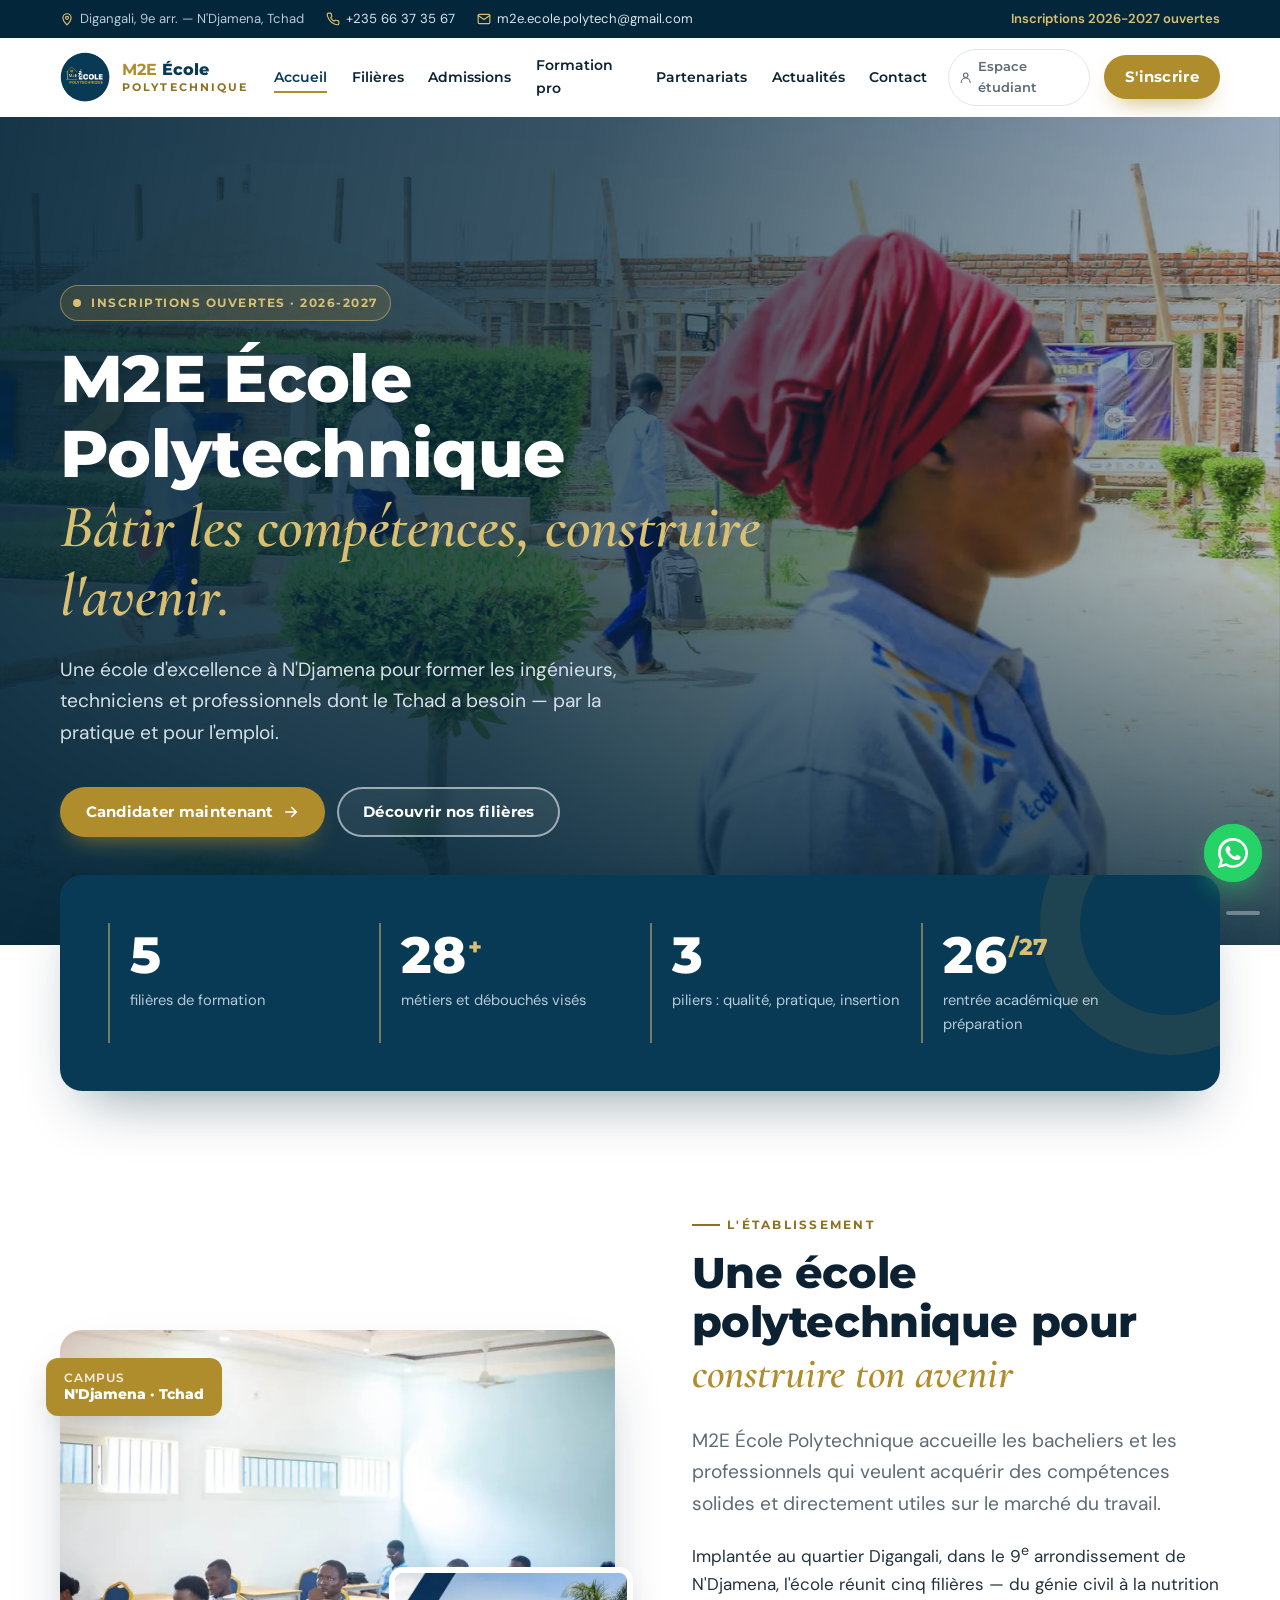
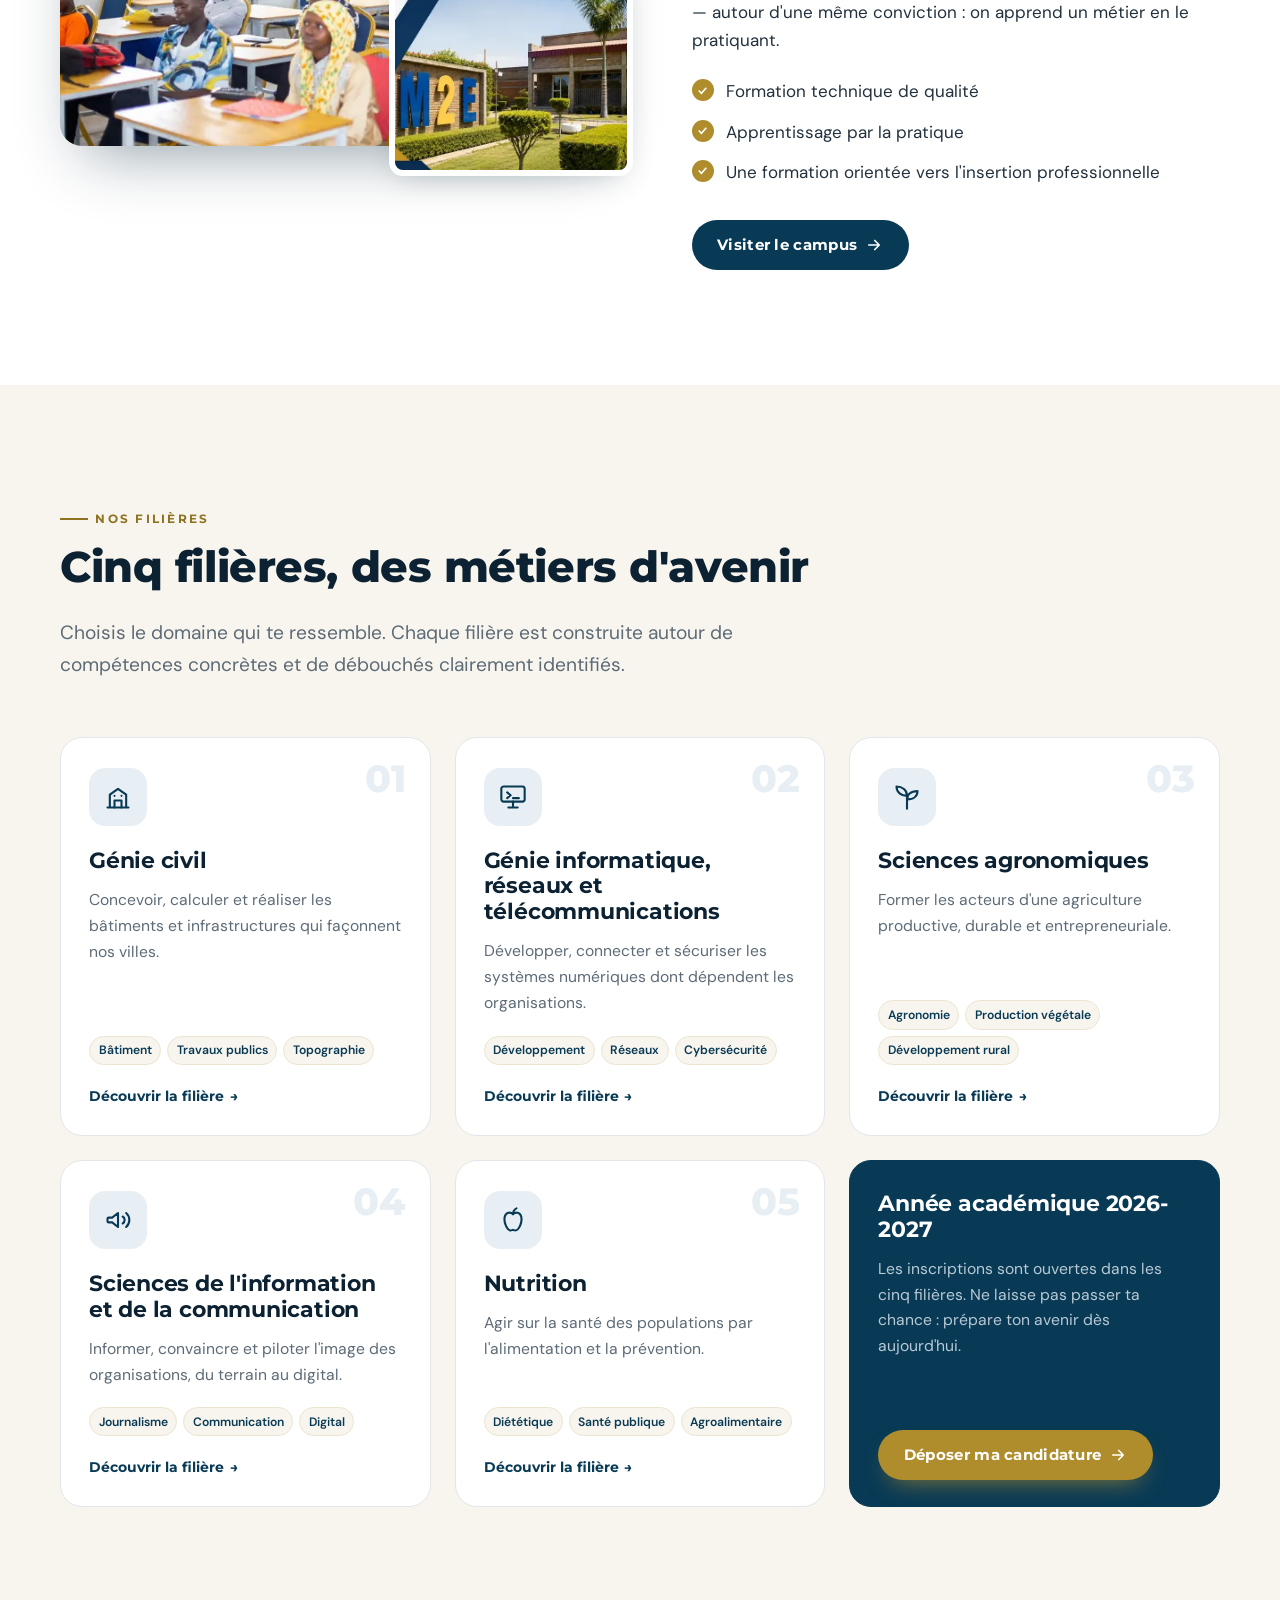
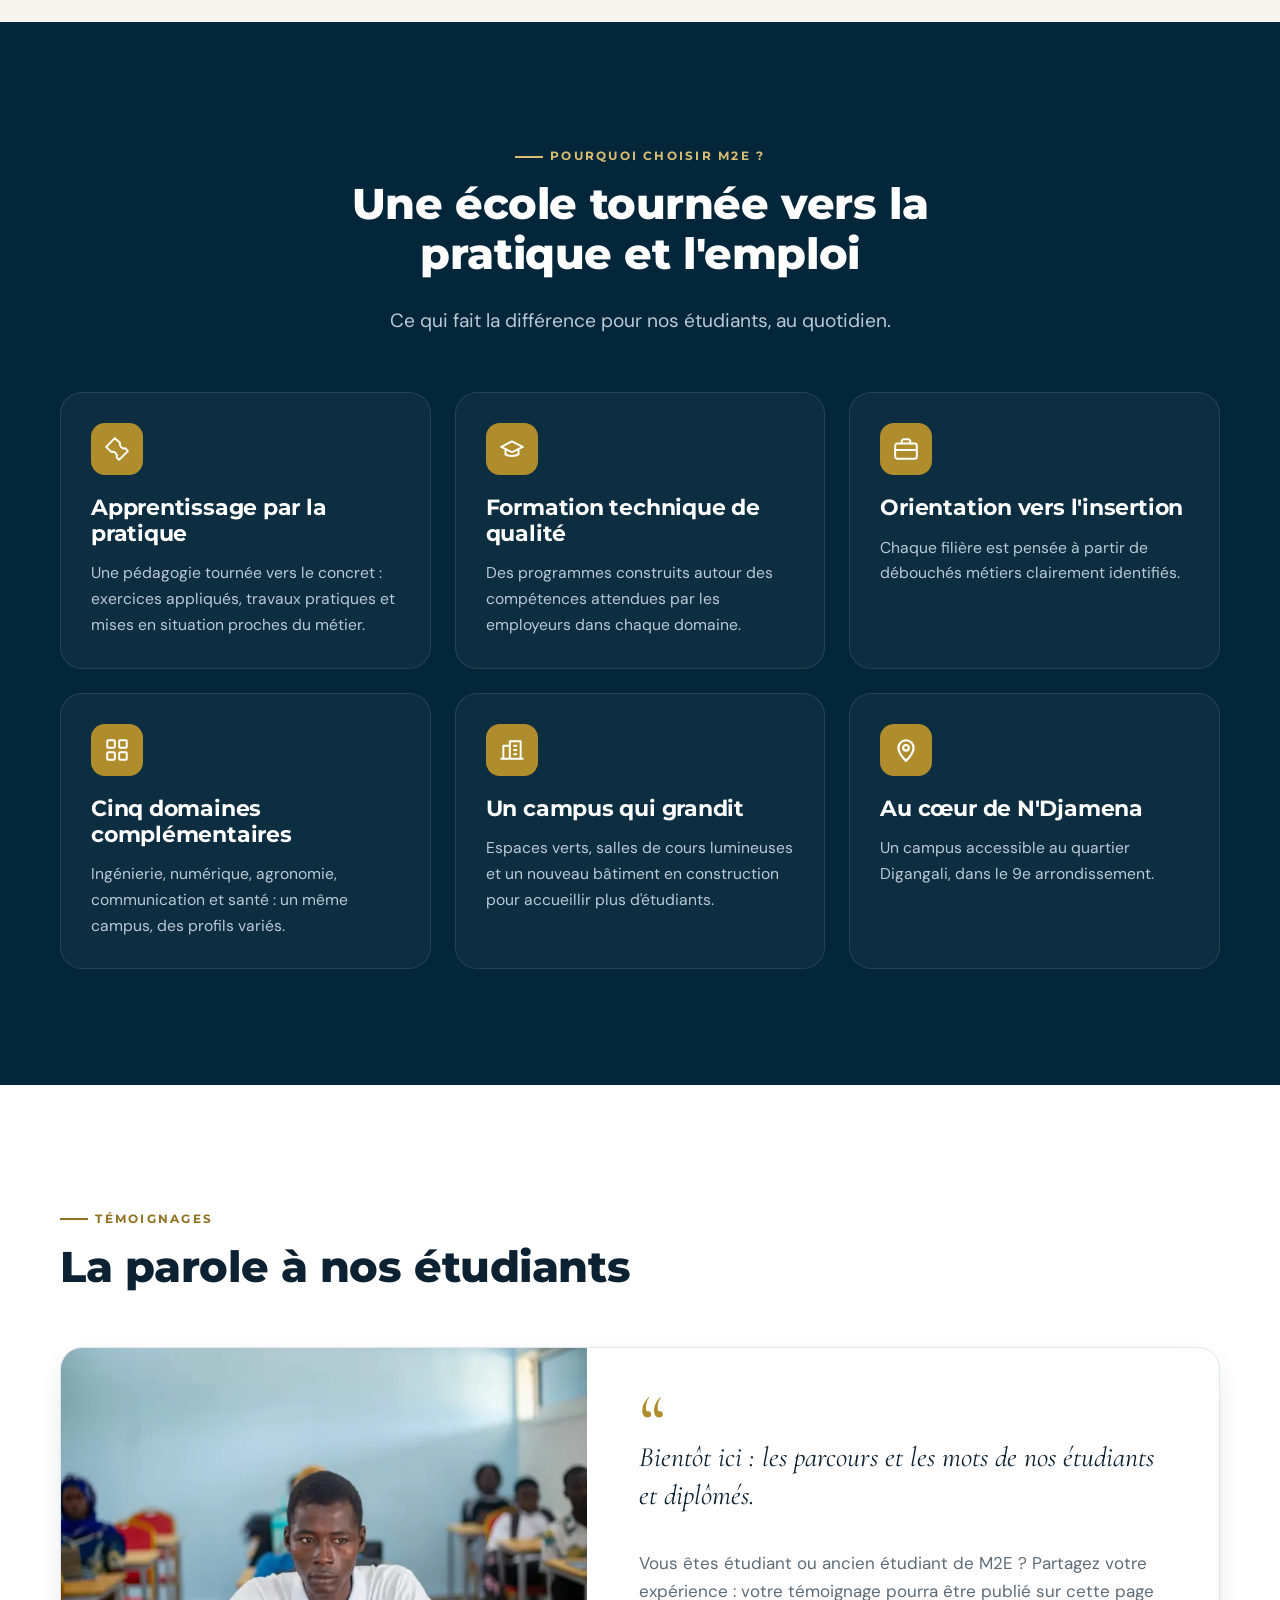
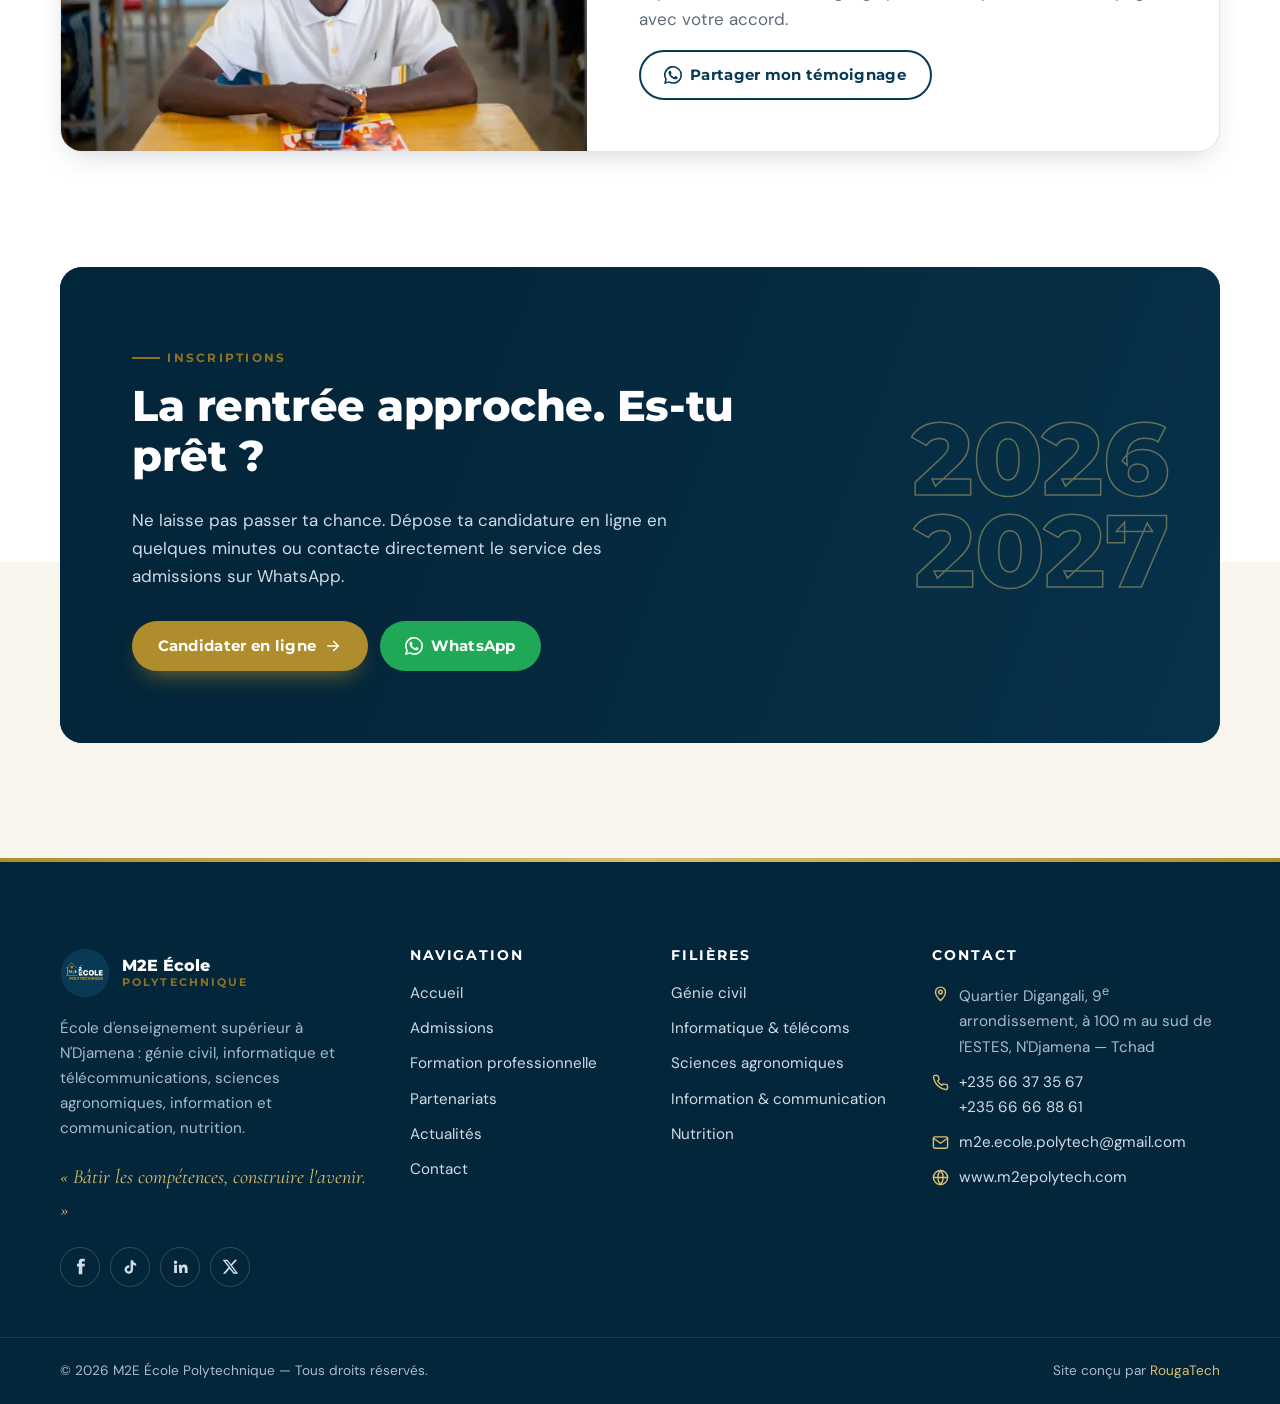
<file: index.html>
<!DOCTYPE html>
<html lang="fr" class="no-js">
<head>
<meta charset="utf-8">
<meta name="viewport" content="width=device-width, initial-scale=1">
<title>M2E École Polytechnique — Bâtir les compétences, construire l'avenir | N'Djamena, Tchad</title>
<meta name="description" content="M2E École Polytechnique, N'Djamena (Tchad) : génie civil, génie informatique et télécommunications, sciences agronomiques, sciences de l'information et de la communication, nutrition. Inscriptions 2026-2027 ouvertes.">
<link rel="canonical" href="https://www.m2epolytech.com/">
<meta name="theme-color" content="#083a55">
<meta property="og:type" content="website">
<meta property="og:locale" content="fr_FR">
<meta property="og:site_name" content="M2E École Polytechnique">
<meta property="og:title" content="M2E École Polytechnique — Bâtir les compétences, construire l'avenir | N'Djamena, Tchad">
<meta property="og:description" content="M2E École Polytechnique, N'Djamena (Tchad) : génie civil, génie informatique et télécommunications, sciences agronomiques, sciences de l'information et de la communication, nutrition. Inscriptions 2026-2027 ouvertes.">
<meta property="og:url" content="https://www.m2epolytech.com/">
<meta property="og:image" content="https://www.m2epolytech.com/assets/img/og-image.jpg">
<meta name="twitter:card" content="summary_large_image">
<link rel="icon" type="image/png" href="assets/img/favicon.png">
<link rel="apple-touch-icon" href="assets/img/apple-touch-icon.png">
<link rel="preconnect" href="https://fonts.googleapis.com">
<link rel="preconnect" href="https://fonts.gstatic.com" crossorigin>
<link href="https://fonts.googleapis.com/css2?family=Cormorant+Garamond:ital,wght@1,600&family=DM+Sans:wght@400;500;600&family=Montserrat:wght@600;700;800&display=swap" rel="stylesheet">
<link rel="stylesheet" href="assets/css/style.css">
<link rel="preload" as="image" href="assets/img/campus-m2e.webp">
<script type="application/ld+json">{"@context": "https://schema.org", "@type": "CollegeOrUniversity", "name": "M2E École Polytechnique", "alternateName": "École polytechnique M2E", "url": "https://www.m2epolytech.com", "logo": "https://www.m2epolytech.com/assets/img/logo-192.png", "image": "https://www.m2epolytech.com/assets/img/og-image.jpg", "slogan": "Bâtir les compétences, construire l'avenir.", "email": "m2e.ecole.polytech@gmail.com", "telephone": ["+23566373567", "+23566668861"], "address": {"@type": "PostalAddress", "streetAddress": "Quartier Digangali, 9e arrondissement, à 100 m au sud de l'ESTES", "addressLocality": "N'Djamena", "addressCountry": "TD"}, "sameAs": ["https://www.facebook.com/m2eecolepolytechnique"]}</script>
</head>
<body>
<a class="skip-link" href="#contenu">Aller au contenu</a>
<div class="topbar">
  <div class="container">
    <div class="topbar__info">
      <span><svg viewBox="0 0 24 24" fill="none" stroke="currentColor" stroke-width="2" stroke-linecap="round" stroke-linejoin="round" aria-hidden="true"><path d="M12 22s7-6.2 7-12a7 7 0 1 0-14 0c0 5.8 7 12 7 12z"/><circle cx="12" cy="10" r="2.6"/></svg> Digangali, 9e arr. — N'Djamena, Tchad</span>
      <span><svg viewBox="0 0 24 24" fill="none" stroke="currentColor" stroke-width="2" stroke-linecap="round" stroke-linejoin="round" aria-hidden="true"><path d="M22 16.9v3a2 2 0 0 1-2.2 2 19.8 19.8 0 0 1-8.6-3.1 19.5 19.5 0 0 1-6-6A19.8 19.8 0 0 1 2.1 4.2 2 2 0 0 1 4.1 2h3a2 2 0 0 1 2 1.7c.1 1 .4 1.9.7 2.8a2 2 0 0 1-.5 2.1L8 9.9a16 16 0 0 0 6 6l1.3-1.3a2 2 0 0 1 2.1-.4c.9.3 1.8.6 2.8.7a2 2 0 0 1 1.7 2z"/></svg> <a href="tel:+23566373567">+235 66 37 35 67</a></span>
      <span><svg viewBox="0 0 24 24" fill="none" stroke="currentColor" stroke-width="2" stroke-linecap="round" stroke-linejoin="round" aria-hidden="true"><rect x="2" y="4" width="20" height="16" rx="2"/><path d="m22 6-10 7L2 6"/></svg> <a href="mailto:m2e.ecole.polytech@gmail.com">m2e.ecole.polytech@gmail.com</a></span>
    </div>
    <span class="topbar__badge">Inscriptions 2026-2027 ouvertes</span>
  </div>
</div>
<header class="site-header">
  <div class="container">
    <a class="brand" href="index.html" aria-label="M2E École Polytechnique — accueil">
      <img src="assets/img/logo-192.png" alt="Logo M2E École Polytechnique" width="50" height="50">
      <span class="brand__text"><span class="brand__name"><b>M2E</b> École</span><span class="brand__sub">Polytechnique</span></span>
    </a>
    <button class="nav-toggle" aria-label="Ouvrir le menu" aria-expanded="false" aria-controls="menu"><span></span></button>
    <nav class="nav" id="menu" aria-label="Navigation principale">
      <a class="nav__link" href="index.html" aria-current="page">Accueil</a>
      <a class="nav__link" href="filieres.html">Filières</a>
      <a class="nav__link" href="admissions.html">Admissions</a>
      <a class="nav__link" href="formation-professionnelle.html">Formation pro</a>
      <a class="nav__link" href="partenariats.html">Partenariats</a>
      <a class="nav__link" href="actualites.html">Actualités</a>
      <a class="nav__link" href="contact.html">Contact</a>
      <a class="nav__student" href="espace-etudiant.html"><svg viewBox="0 0 24 24" fill="none" stroke="currentColor" stroke-width="2" stroke-linecap="round" stroke-linejoin="round" aria-hidden="true"><circle cx="12" cy="8" r="4"/><path d="M4 21a8 8 0 0 1 16 0"/></svg> Espace étudiant</a>
      <a class="btn btn--gold nav__cta" href="admissions.html#candidature">S'inscrire</a>
    </nav>
  </div>
</header>
<main id="contenu">

<section class="hero" aria-label="Présentation">
  <div class="hero__slides" aria-hidden="true">
    <div class="hero__slide is-active" style="background-image:url('assets/img/campus-m2e.webp')"></div>
    <div class="hero__slide" style="background-image:url('assets/img/visite-campus.webp')"></div>
    <div class="hero__slide" style="background-image:url('assets/img/campus-allee.webp')"></div>
  </div>
  <div class="container hero__content">
    <span class="hero__badge"><i></i> Inscriptions ouvertes · 2026-2027</span>
    <h1>M2E École Polytechnique <span class="serif-accent">Bâtir les compétences, construire l'avenir.</span></h1>
    <p class="hero__text">Une école d'excellence à N'Djamena pour former les ingénieurs, techniciens et professionnels dont le Tchad a besoin — par la pratique et pour l'emploi.</p>
    <div class="btn-row">
      <a class="btn btn--gold" href="admissions.html#candidature">Candidater maintenant <svg viewBox="0 0 24 24" fill="none" stroke="currentColor" stroke-width="2.2" stroke-linecap="round" stroke-linejoin="round" aria-hidden="true"><path d="M5 12h14M13 6l6 6-6 6"/></svg></a>
      <a class="btn btn--ghost" href="filieres.html">Découvrir nos filières</a>
    </div>
  </div>
  <div class="hero__dots" role="tablist" aria-label="Choisir une image"><button class="is-active" aria-label="Image 1"></button><button aria-label="Image 2"></button><button aria-label="Image 3"></button></div>
</section>

<div class="container stats-wrap">
  <div class="stats reveal">
    <div class="stat"><div class="stat__num" data-count="5">5</div><div class="stat__label">filières de formation</div></div>
    <div class="stat"><div class="stat__num"><span data-count="28">28</span><sup>+</sup></div><div class="stat__label">métiers et débouchés visés</div></div>
    <div class="stat"><div class="stat__num" data-count="3">3</div><div class="stat__label">piliers : qualité, pratique, insertion</div></div>
    <div class="stat"><div class="stat__num">26<sup>/27</sup></div><div class="stat__label">rentrée académique en préparation</div></div>
  </div>
</div>

<section class="section" id="presentation">
  <div class="container split">
    <div class="about-media reveal">
      <div class="about-media__main"><img src="assets/img/salle-de-cours-sm.webp" srcset="assets/img/salle-de-cours-sm.webp 800w, assets/img/salle-de-cours.webp 1800w" sizes="(max-width:900px) 100vw, 50vw" alt="Étudiants de M2E École Polytechnique en salle de cours" width="800" height="533" loading="lazy"></div>
      <div class="about-media__inset"><img src="assets/img/campus-enseigne.webp" alt="Enseigne M2E sur le campus" width="520" height="440" loading="lazy"></div>
      <div class="about-media__tag"><small>Campus</small>N'Djamena · Tchad</div>
    </div>
    <div class="reveal reveal-d2">
      <span class="eyebrow">L'établissement</span>
      <h2>Une école polytechnique pour <span class="serif-accent">construire ton avenir</span></h2>
      <p class="lead">M2E École Polytechnique accueille les bacheliers et les professionnels qui veulent acquérir des compétences solides et directement utiles sur le marché du travail.</p>
      <p>Implantée au quartier Digangali, dans le 9<sup>e</sup> arrondissement de N'Djamena, l'école réunit cinq filières — du génie civil à la nutrition — autour d'une même conviction : on apprend un métier en le pratiquant.</p>
      <ul class="checklist">
        <li>Formation technique de qualité</li>
        <li>Apprentissage par la pratique</li>
        <li>Une formation orientée vers l'insertion professionnelle</li>
      </ul>
      <a class="btn btn--navy" href="contact.html">Visiter le campus <svg viewBox="0 0 24 24" fill="none" stroke="currentColor" stroke-width="2.2" stroke-linecap="round" stroke-linejoin="round" aria-hidden="true"><path d="M5 12h14M13 6l6 6-6 6"/></svg></a>
    </div>
  </div>
</section>

<section class="section section--cream" id="filieres">
  <div class="container">
    <div class="section-head">
      <span class="eyebrow">Nos filières</span>
      <h2>Cinq filières, des métiers d'avenir</h2>
      <p class="lead">Choisis le domaine qui te ressemble. Chaque filière est construite autour de compétences concrètes et de débouchés clairement identifiés.</p>
    </div>
    <div class="grid grid-3"><article class="program-card reveal reveal-d1">
  <span class="program-card__num">01</span>
  <div class="program-card__icon"><svg viewBox="0 0 24 24" fill="none" stroke="currentColor" stroke-width="1.8" stroke-linecap="round" stroke-linejoin="round" aria-hidden="true"><path d="M3 21h18M5 21V10l7-5 7 5v11"/><path d="M9 21v-6h6v6M9 11h.01M15 11h.01"/></svg></div>
  <h3>Génie civil</h3>
  <p>Concevoir, calculer et réaliser les bâtiments et infrastructures qui façonnent nos villes.</p>
  <div class="tags"><span class="tag">Bâtiment</span><span class="tag">Travaux publics</span><span class="tag">Topographie</span></div>
  <a class="link-arrow" href="filieres.html#genie-civil">Découvrir la filière</a>
</article><article class="program-card reveal reveal-d2">
  <span class="program-card__num">02</span>
  <div class="program-card__icon"><svg viewBox="0 0 24 24" fill="none" stroke="currentColor" stroke-width="1.8" stroke-linecap="round" stroke-linejoin="round" aria-hidden="true"><rect x="2" y="3" width="20" height="13" rx="2"/><path d="M8 21h8M12 16v5M7 8l3 2.5L7 13M12 13h5"/></svg></div>
  <h3>Génie informatique, réseaux et télécommunications</h3>
  <p>Développer, connecter et sécuriser les systèmes numériques dont dépendent les organisations.</p>
  <div class="tags"><span class="tag">Développement</span><span class="tag">Réseaux</span><span class="tag">Cybersécurité</span></div>
  <a class="link-arrow" href="filieres.html#genie-informatique">Découvrir la filière</a>
</article><article class="program-card reveal reveal-d3">
  <span class="program-card__num">03</span>
  <div class="program-card__icon"><svg viewBox="0 0 24 24" fill="none" stroke="currentColor" stroke-width="1.8" stroke-linecap="round" stroke-linejoin="round" aria-hidden="true"><path d="M12 22V11"/><path d="M12 11C12 6 8 3 3 3c0 5 4 8 9 8zM12 14c0-4 3-7 9-7 0 4-3 7-9 7z"/></svg></div>
  <h3>Sciences agronomiques</h3>
  <p>Former les acteurs d'une agriculture productive, durable et entrepreneuriale.</p>
  <div class="tags"><span class="tag">Agronomie</span><span class="tag">Production végétale</span><span class="tag">Développement rural</span></div>
  <a class="link-arrow" href="filieres.html#sciences-agronomiques">Découvrir la filière</a>
</article><article class="program-card reveal reveal-d1">
  <span class="program-card__num">04</span>
  <div class="program-card__icon"><svg viewBox="0 0 24 24" fill="none" stroke="currentColor" stroke-width="1.8" stroke-linecap="round" stroke-linejoin="round" aria-hidden="true"><path d="M3 11v2a1 1 0 0 0 1 1h3l5 4V6L7 10H4a1 1 0 0 0-1 1z"/><path d="M16 9a3.5 3.5 0 0 1 0 6M19 6a8 8 0 0 1 0 12"/></svg></div>
  <h3>Sciences de l'information et de la communication</h3>
  <p>Informer, convaincre et piloter l'image des organisations, du terrain au digital.</p>
  <div class="tags"><span class="tag">Journalisme</span><span class="tag">Communication</span><span class="tag">Digital</span></div>
  <a class="link-arrow" href="filieres.html#sciences-information-communication">Découvrir la filière</a>
</article><article class="program-card reveal reveal-d2">
  <span class="program-card__num">05</span>
  <div class="program-card__icon"><svg viewBox="0 0 24 24" fill="none" stroke="currentColor" stroke-width="1.8" stroke-linecap="round" stroke-linejoin="round" aria-hidden="true"><path d="M12 7c-2-2-6-2-7 2-1.3 5 2 12 5 12 1 0 1.5-.5 2-.5s1 .5 2 .5c3 0 6.3-7 5-12-1-4-5-4-7-2z"/><path d="M12 7c0-2 1-4 3-5"/></svg></div>
  <h3>Nutrition</h3>
  <p>Agir sur la santé des populations par l'alimentation et la prévention.</p>
  <div class="tags"><span class="tag">Diététique</span><span class="tag">Santé publique</span><span class="tag">Agroalimentaire</span></div>
  <a class="link-arrow" href="filieres.html#nutrition">Découvrir la filière</a>
</article><article class="program-card program-card--cta reveal reveal-d3">
  <h3>Année académique 2026-2027</h3>
  <p>Les inscriptions sont ouvertes dans les cinq filières. Ne laisse pas passer ta chance : prépare ton avenir dès aujourd'hui.</p>
  <div class="btn-row"><a class="btn btn--gold" href="admissions.html#candidature">Déposer ma candidature <svg viewBox="0 0 24 24" fill="none" stroke="currentColor" stroke-width="2.2" stroke-linecap="round" stroke-linejoin="round" aria-hidden="true"><path d="M5 12h14M13 6l6 6-6 6"/></svg></a></div>
</article></div>
  </div>
</section>

<section class="section section--navy" id="pourquoi">
  <div class="container">
    <div class="section-head section-head--center">
      <span class="eyebrow">Pourquoi choisir M2E ?</span>
      <h2>Une école tournée vers la pratique et l'emploi</h2>
      <p class="lead">Ce qui fait la différence pour nos étudiants, au quotidien.</p>
    </div>
    <div class="grid grid-3"><div class="why-card reveal reveal-d1"><div class="why-card__icon"><svg viewBox="0 0 24 24" fill="none" stroke="currentColor" stroke-width="1.8" stroke-linecap="round" stroke-linejoin="round" aria-hidden="true"><path d="M14.7 6.3a4 4 0 0 0 5 5L22 14l-8 8-2.3-2.3a4 4 0 0 0-5-5L2 10l8-8z"/></svg></div><h3>Apprentissage par la pratique</h3><p>Une pédagogie tournée vers le concret : exercices appliqués, travaux pratiques et mises en situation proches du métier.</p></div><div class="why-card reveal reveal-d2"><div class="why-card__icon"><svg viewBox="0 0 24 24" fill="none" stroke="currentColor" stroke-width="1.8" stroke-linecap="round" stroke-linejoin="round" aria-hidden="true"><path d="M22 10 12 5 2 10l10 5 10-5z"/><path d="M6 12v5c3 2 9 2 12 0v-5"/></svg></div><h3>Formation technique de qualité</h3><p>Des programmes construits autour des compétences attendues par les employeurs dans chaque domaine.</p></div><div class="why-card reveal reveal-d3"><div class="why-card__icon"><svg viewBox="0 0 24 24" fill="none" stroke="currentColor" stroke-width="1.8" stroke-linecap="round" stroke-linejoin="round" aria-hidden="true"><rect x="2" y="7" width="20" height="14" rx="2"/><path d="M16 7V5a2 2 0 0 0-2-2h-4a2 2 0 0 0-2 2v2M2 13h20"/></svg></div><h3>Orientation vers l'insertion</h3><p>Chaque filière est pensée à partir de débouchés métiers clairement identifiés.</p></div><div class="why-card reveal reveal-d1"><div class="why-card__icon"><svg viewBox="0 0 24 24" fill="none" stroke="currentColor" stroke-width="1.8" stroke-linecap="round" stroke-linejoin="round" aria-hidden="true"><rect x="3" y="3" width="7" height="7" rx="1"/><rect x="14" y="3" width="7" height="7" rx="1"/><rect x="3" y="14" width="7" height="7" rx="1"/><rect x="14" y="14" width="7" height="7" rx="1"/></svg></div><h3>Cinq domaines complémentaires</h3><p>Ingénierie, numérique, agronomie, communication et santé : un même campus, des profils variés.</p></div><div class="why-card reveal reveal-d2"><div class="why-card__icon"><svg viewBox="0 0 24 24" fill="none" stroke="currentColor" stroke-width="1.8" stroke-linecap="round" stroke-linejoin="round" aria-hidden="true"><path d="M2 20h20M4 20V8h6v12M10 20V4h10v16M14 8h2M14 12h2M14 16h2"/></svg></div><h3>Un campus qui grandit</h3><p>Espaces verts, salles de cours lumineuses et un nouveau bâtiment en construction pour accueillir plus d'étudiants.</p></div><div class="why-card reveal reveal-d3"><div class="why-card__icon"><svg viewBox="0 0 24 24" fill="none" stroke="currentColor" stroke-width="2" stroke-linecap="round" stroke-linejoin="round" aria-hidden="true"><path d="M12 22s7-6.2 7-12a7 7 0 1 0-14 0c0 5.8 7 12 7 12z"/><circle cx="12" cy="10" r="2.6"/></svg></div><h3>Au cœur de N'Djamena</h3><p>Un campus accessible au quartier Digangali, dans le 9e arrondissement.</p></div></div>
  </div>
</section>

<section class="section" id="temoignages">
  <div class="container">
    <div class="section-head">
      <span class="eyebrow">Témoignages</span>
      <h2>La parole à nos étudiants</h2>
    </div>
    <div class="testimonial-empty reveal">
      <div class="testimonial-empty__img"><img src="assets/img/etudiant-sm.webp" alt="Étudiant de M2E École Polytechnique en salle de cours" width="800" height="533" loading="lazy"></div>
      <div class="testimonial-empty__body">
        <div class="quote-mark" aria-hidden="true">“</div>
        <blockquote>Bientôt ici : les parcours et les mots de nos étudiants et diplômés.</blockquote>
        <p style="color:var(--muted)">Vous êtes étudiant ou ancien étudiant de M2E ? Partagez votre expérience : votre témoignage pourra être publié sur cette page avec votre accord.</p>
        <div class="btn-row"><a class="btn btn--outline" href="https://wa.me/23566373567?text=Bonjour%2C%20je%20souhaite%20partager%20mon%20t%C3%A9moignage%20sur%20M2E%20%C3%89cole%20Polytechnique." target="_blank" rel="noopener"><svg viewBox="0 0 24 24" fill="currentColor" aria-hidden="true"><path d="M17.5 14.4c-.3-.1-1.8-.9-2-1-.3-.1-.5-.1-.7.1-.2.3-.8 1-.9 1.2-.2.2-.3.2-.6.1-.3-.1-1.3-.5-2.4-1.5-.9-.8-1.5-1.8-1.7-2.1-.2-.3 0-.5.1-.6l.4-.5.3-.5c.1-.2 0-.4 0-.5l-.9-2.2c-.2-.6-.5-.5-.7-.5h-.6c-.2 0-.5.1-.8.4-.3.3-1 1-1 2.5s1.1 2.9 1.2 3.1c.1.2 2.1 3.2 5.1 4.5.7.3 1.3.5 1.7.6.7.2 1.4.2 1.9.1.6-.1 1.8-.7 2-1.4.3-.7.3-1.3.2-1.4-.1-.1-.3-.2-.6-.3zM12 21.8c-1.8 0-3.5-.5-5-1.4l-.4-.2-3.7 1 1-3.6-.2-.4A9.8 9.8 0 1 1 12 21.8zm8.4-18.2A11.8 11.8 0 0 0 1.7 17.8L0 24l6.4-1.7A11.8 11.8 0 0 0 24 12a11.7 11.7 0 0 0-3.6-8.4z"/></svg> Partager mon témoignage</a></div>
      </div>
    </div>
  </div>
</section>

<section class="section section--cream" style="padding-top:0;background:linear-gradient(#fff 50%,var(--cream) 50%)">
  <div class="container">
    <div class="cta-band reveal">
      <div class="cta-band__bg" style="background-image:url('assets/img/rencontre-campus-sm.webp')"></div>
      <span class="cta-band__year" aria-hidden="true">2026<br>2027</span>
      <span class="eyebrow">Inscriptions</span>
      <h2>La rentrée approche. Es-tu prêt ?</h2>
      <p>Ne laisse pas passer ta chance. Dépose ta candidature en ligne en quelques minutes ou contacte directement le service des admissions sur WhatsApp.</p>
      <div class="btn-row">
        <a class="btn btn--gold" href="admissions.html#candidature">Candidater en ligne <svg viewBox="0 0 24 24" fill="none" stroke="currentColor" stroke-width="2.2" stroke-linecap="round" stroke-linejoin="round" aria-hidden="true"><path d="M5 12h14M13 6l6 6-6 6"/></svg></a>
        <a class="btn btn--wa" href="https://wa.me/23566373567?text=Bonjour%2C%20je%20souhaite%20m%27inscrire%20%C3%A0%20M2E%20%C3%89cole%20Polytechnique%20pour%202026-2027." target="_blank" rel="noopener"><svg viewBox="0 0 24 24" fill="currentColor" aria-hidden="true"><path d="M17.5 14.4c-.3-.1-1.8-.9-2-1-.3-.1-.5-.1-.7.1-.2.3-.8 1-.9 1.2-.2.2-.3.2-.6.1-.3-.1-1.3-.5-2.4-1.5-.9-.8-1.5-1.8-1.7-2.1-.2-.3 0-.5.1-.6l.4-.5.3-.5c.1-.2 0-.4 0-.5l-.9-2.2c-.2-.6-.5-.5-.7-.5h-.6c-.2 0-.5.1-.8.4-.3.3-1 1-1 2.5s1.1 2.9 1.2 3.1c.1.2 2.1 3.2 5.1 4.5.7.3 1.3.5 1.7.6.7.2 1.4.2 1.9.1.6-.1 1.8-.7 2-1.4.3-.7.3-1.3.2-1.4-.1-.1-.3-.2-.6-.3zM12 21.8c-1.8 0-3.5-.5-5-1.4l-.4-.2-3.7 1 1-3.6-.2-.4A9.8 9.8 0 1 1 12 21.8zm8.4-18.2A11.8 11.8 0 0 0 1.7 17.8L0 24l6.4-1.7A11.8 11.8 0 0 0 24 12a11.7 11.7 0 0 0-3.6-8.4z"/></svg> WhatsApp</a>
      </div>
    </div>
  </div>
</section>
</main>
<footer class="site-footer">
  <div class="container">
    <div class="footer-grid">
      <div class="footer-brand">
        <a class="brand" href="index.html"><img src="assets/img/logo-192.png" alt="" width="50" height="50" loading="lazy"><span class="brand__text"><span class="brand__name">M2E École</span><span class="brand__sub">Polytechnique</span></span></a>
        <p>École d'enseignement supérieur à N'Djamena : génie civil, informatique et télécommunications, sciences agronomiques, information et communication, nutrition.</p>
        <p class="footer-slogan">« Bâtir les compétences, construire l'avenir. »</p>
        <div class="socials">
          <a href="https://www.facebook.com/m2eecolepolytechnique" target="_blank" rel="noopener" aria-label="Facebook"><svg viewBox="0 0 24 24" fill="currentColor" aria-hidden="true"><path d="M14 8V6c0-.9.6-1 1-1h3V1h-4c-3.6 0-4.5 2.7-4.5 4.5V8H7v4h2.5v11h5V12h3.3l.4-4H14z"/></svg></a>
          <a href="https://www.tiktok.com/@m2eecolepolytechnique" target="_blank" rel="noopener" aria-label="TikTok"><svg viewBox="0 0 24 24" fill="currentColor" aria-hidden="true"><path d="M16.6 5.8A4.3 4.3 0 0 1 15.6 3h-3.4v13.4a2.6 2.6 0 1 1-2.6-2.6c.3 0 .5 0 .8.1V10.4a6 6 0 1 0 5.2 6V9.6a7.6 7.6 0 0 0 4.4 1.4V7.6a4.3 4.3 0 0 1-3.4-1.8z"/></svg></a>
          <a href="https://www.linkedin.com/company/m2eecolepolytechnique" target="_blank" rel="noopener" aria-label="LinkedIn"><svg viewBox="0 0 24 24" fill="currentColor" aria-hidden="true"><path d="M4.98 3.5a2.5 2.5 0 1 1 0 5 2.5 2.5 0 0 1 0-5zM3 9.5h4V21H3zM9.5 9.5h3.8v1.6h.1c.5-1 1.8-2 3.8-2 4 0 4.8 2.6 4.8 6V21h-4v-5.2c0-1.2 0-2.8-1.7-2.8s-2 1.3-2 2.7V21h-4z"/></svg></a>
          <a href="https://x.com/m2eecolepolytechnique" target="_blank" rel="noopener" aria-label="X (Twitter)"><svg viewBox="0 0 24 24" fill="currentColor" aria-hidden="true"><path d="M18.2 2.3h3.4l-7.4 8.4 8.7 11.5h-6.8l-5.3-7-6.1 7H1.3l7.9-9L.9 2.3h7l4.8 6.4 5.5-6.4zm-1.2 17.9h1.9L7.1 4.2h-2z"/></svg></a>
        </div>
      </div>
      <div>
        <h4>Navigation</h4>
        <ul>
          <li><a href="index.html">Accueil</a></li>
          <li><a href="admissions.html">Admissions</a></li>
          <li><a href="formation-professionnelle.html">Formation professionnelle</a></li>
          <li><a href="partenariats.html">Partenariats</a></li>
          <li><a href="actualites.html">Actualités</a></li>
          <li><a href="contact.html">Contact</a></li>
        </ul>
      </div>
      <div>
        <h4>Filières</h4>
        <ul>
          <li><a href="filieres.html#genie-civil">Génie civil</a></li><li><a href="filieres.html#genie-informatique">Informatique & télécoms</a></li><li><a href="filieres.html#sciences-agronomiques">Sciences agronomiques</a></li><li><a href="filieres.html#sciences-information-communication">Information & communication</a></li><li><a href="filieres.html#nutrition">Nutrition</a></li>
        </ul>
      </div>
      <div>
        <h4>Contact</h4>
        <ul class="footer-contact">
          <li><svg viewBox="0 0 24 24" fill="none" stroke="currentColor" stroke-width="2" stroke-linecap="round" stroke-linejoin="round" aria-hidden="true"><path d="M12 22s7-6.2 7-12a7 7 0 1 0-14 0c0 5.8 7 12 7 12z"/><circle cx="12" cy="10" r="2.6"/></svg><span>Quartier Digangali, 9<sup>e</sup> arrondissement, à 100 m au sud de l'ESTES, N'Djamena — Tchad</span></li>
          <li><svg viewBox="0 0 24 24" fill="none" stroke="currentColor" stroke-width="2" stroke-linecap="round" stroke-linejoin="round" aria-hidden="true"><path d="M22 16.9v3a2 2 0 0 1-2.2 2 19.8 19.8 0 0 1-8.6-3.1 19.5 19.5 0 0 1-6-6A19.8 19.8 0 0 1 2.1 4.2 2 2 0 0 1 4.1 2h3a2 2 0 0 1 2 1.7c.1 1 .4 1.9.7 2.8a2 2 0 0 1-.5 2.1L8 9.9a16 16 0 0 0 6 6l1.3-1.3a2 2 0 0 1 2.1-.4c.9.3 1.8.6 2.8.7a2 2 0 0 1 1.7 2z"/></svg><span><a href="tel:+23566373567">+235 66 37 35 67</a><br><a href="tel:+23566668861">+235 66 66 88 61</a></span></li>
          <li><svg viewBox="0 0 24 24" fill="none" stroke="currentColor" stroke-width="2" stroke-linecap="round" stroke-linejoin="round" aria-hidden="true"><rect x="2" y="4" width="20" height="16" rx="2"/><path d="m22 6-10 7L2 6"/></svg><a href="mailto:m2e.ecole.polytech@gmail.com">m2e.ecole.polytech@gmail.com</a></li>
          <li><svg viewBox="0 0 24 24" fill="none" stroke="currentColor" stroke-width="2" stroke-linecap="round" stroke-linejoin="round" aria-hidden="true"><circle cx="12" cy="12" r="10"/><path d="M2 12h20M12 2a15 15 0 0 1 0 20M12 2a15 15 0 0 0 0 20"/></svg><a href="https://www.m2epolytech.com">www.m2epolytech.com</a></li>
        </ul>
      </div>
    </div>
  </div>
  <div class="footer-bottom">
    <div class="container">
      <span>© <span data-year>2026</span> M2E École Polytechnique — Tous droits réservés.</span>
      <span>Site conçu par <a href="https://rougatech.com" target="_blank" rel="noopener">RougaTech</a></span>
    </div>
  </div>
</footer>
<a class="wa-float" href="https://wa.me/23566373567?text=Bonjour%20M2E%20%C3%89cole%20Polytechnique%2C%20je%20souhaite%20avoir%20des%20informations." target="_blank" rel="noopener" aria-label="Écrire sur WhatsApp"><svg viewBox="0 0 24 24" fill="currentColor" aria-hidden="true"><path d="M17.5 14.4c-.3-.1-1.8-.9-2-1-.3-.1-.5-.1-.7.1-.2.3-.8 1-.9 1.2-.2.2-.3.2-.6.1-.3-.1-1.3-.5-2.4-1.5-.9-.8-1.5-1.8-1.7-2.1-.2-.3 0-.5.1-.6l.4-.5.3-.5c.1-.2 0-.4 0-.5l-.9-2.2c-.2-.6-.5-.5-.7-.5h-.6c-.2 0-.5.1-.8.4-.3.3-1 1-1 2.5s1.1 2.9 1.2 3.1c.1.2 2.1 3.2 5.1 4.5.7.3 1.3.5 1.7.6.7.2 1.4.2 1.9.1.6-.1 1.8-.7 2-1.4.3-.7.3-1.3.2-1.4-.1-.1-.3-.2-.6-.3zM12 21.8c-1.8 0-3.5-.5-5-1.4l-.4-.2-3.7 1 1-3.6-.2-.4A9.8 9.8 0 1 1 12 21.8zm8.4-18.2A11.8 11.8 0 0 0 1.7 17.8L0 24l6.4-1.7A11.8 11.8 0 0 0 24 12a11.7 11.7 0 0 0-3.6-8.4z"/></svg></a>
<button class="to-top" aria-label="Revenir en haut"><svg viewBox="0 0 24 24" fill="none" stroke="currentColor" stroke-width="2.4" stroke-linecap="round" stroke-linejoin="round" aria-hidden="true"><path d="M12 19V5M5 12l7-7 7 7"/></svg></button>
<script src="assets/js/main.js" defer></script>
</body>
</html>
</file>
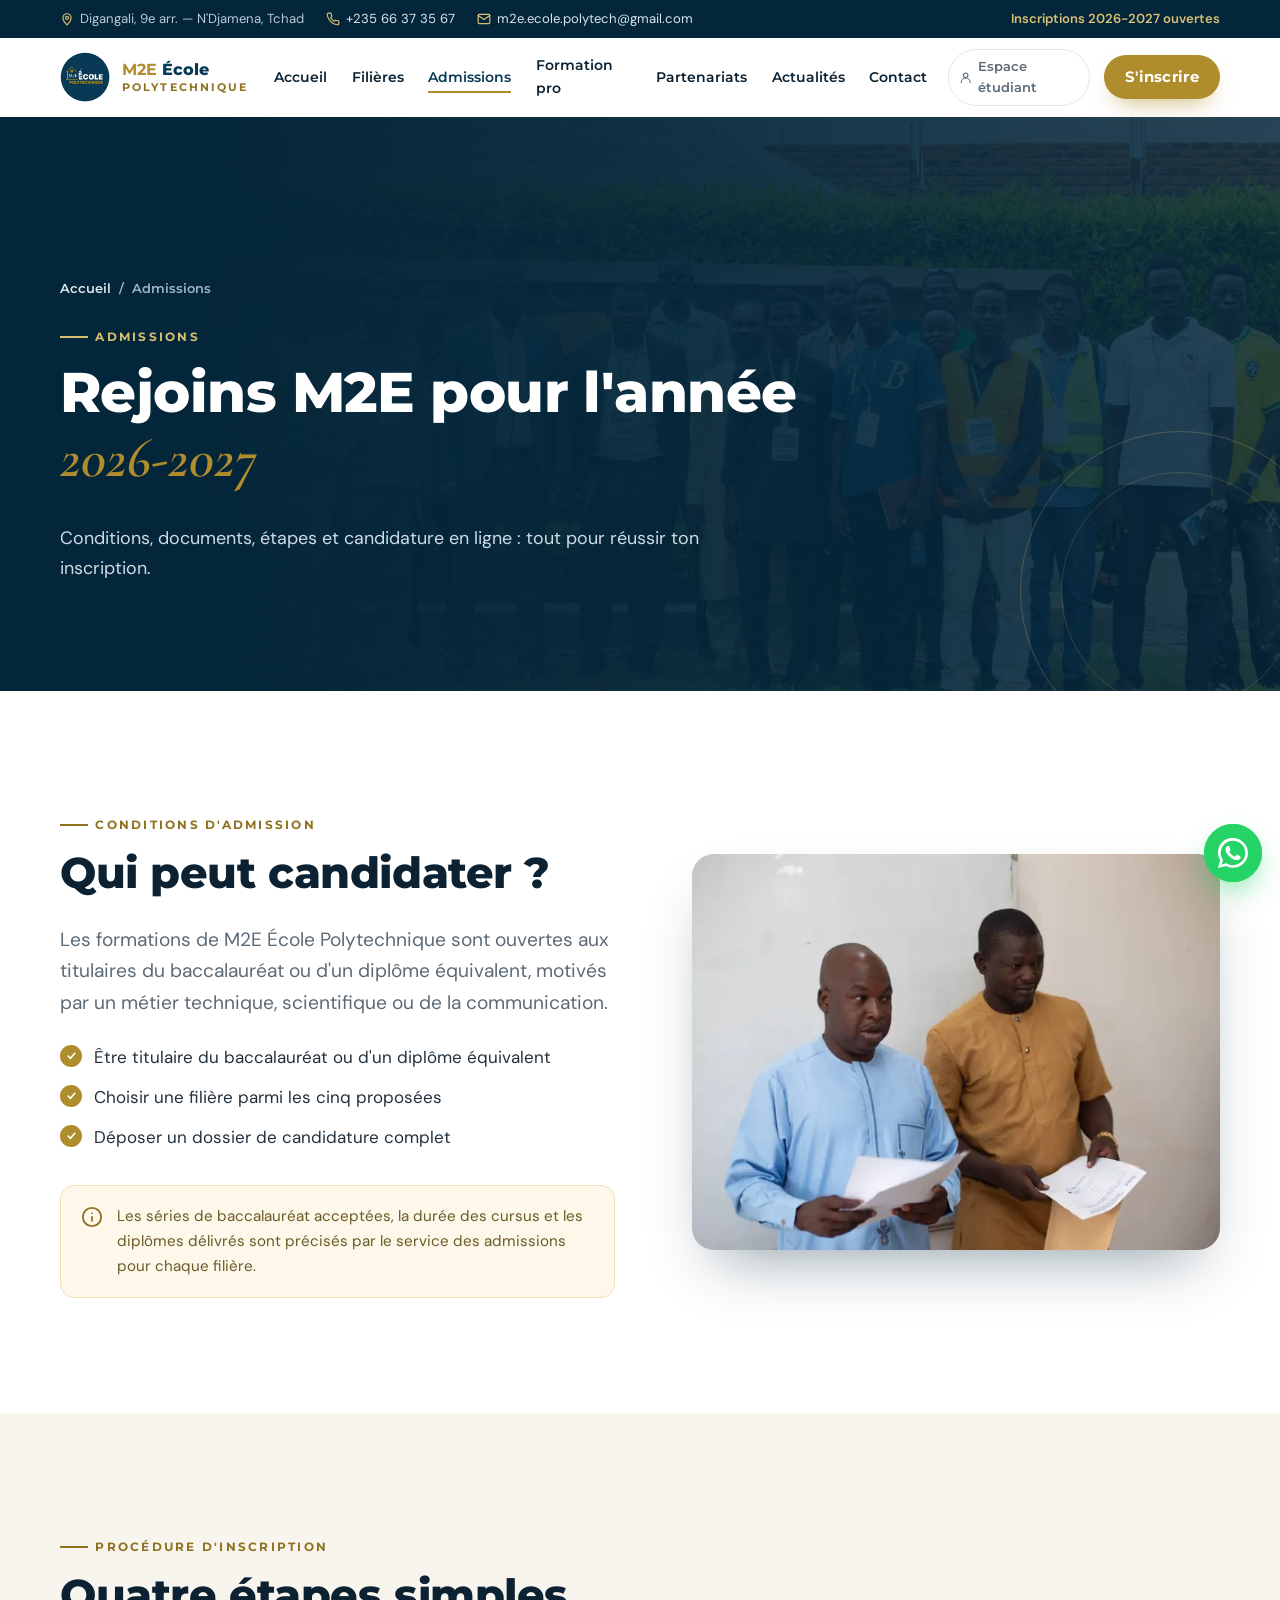
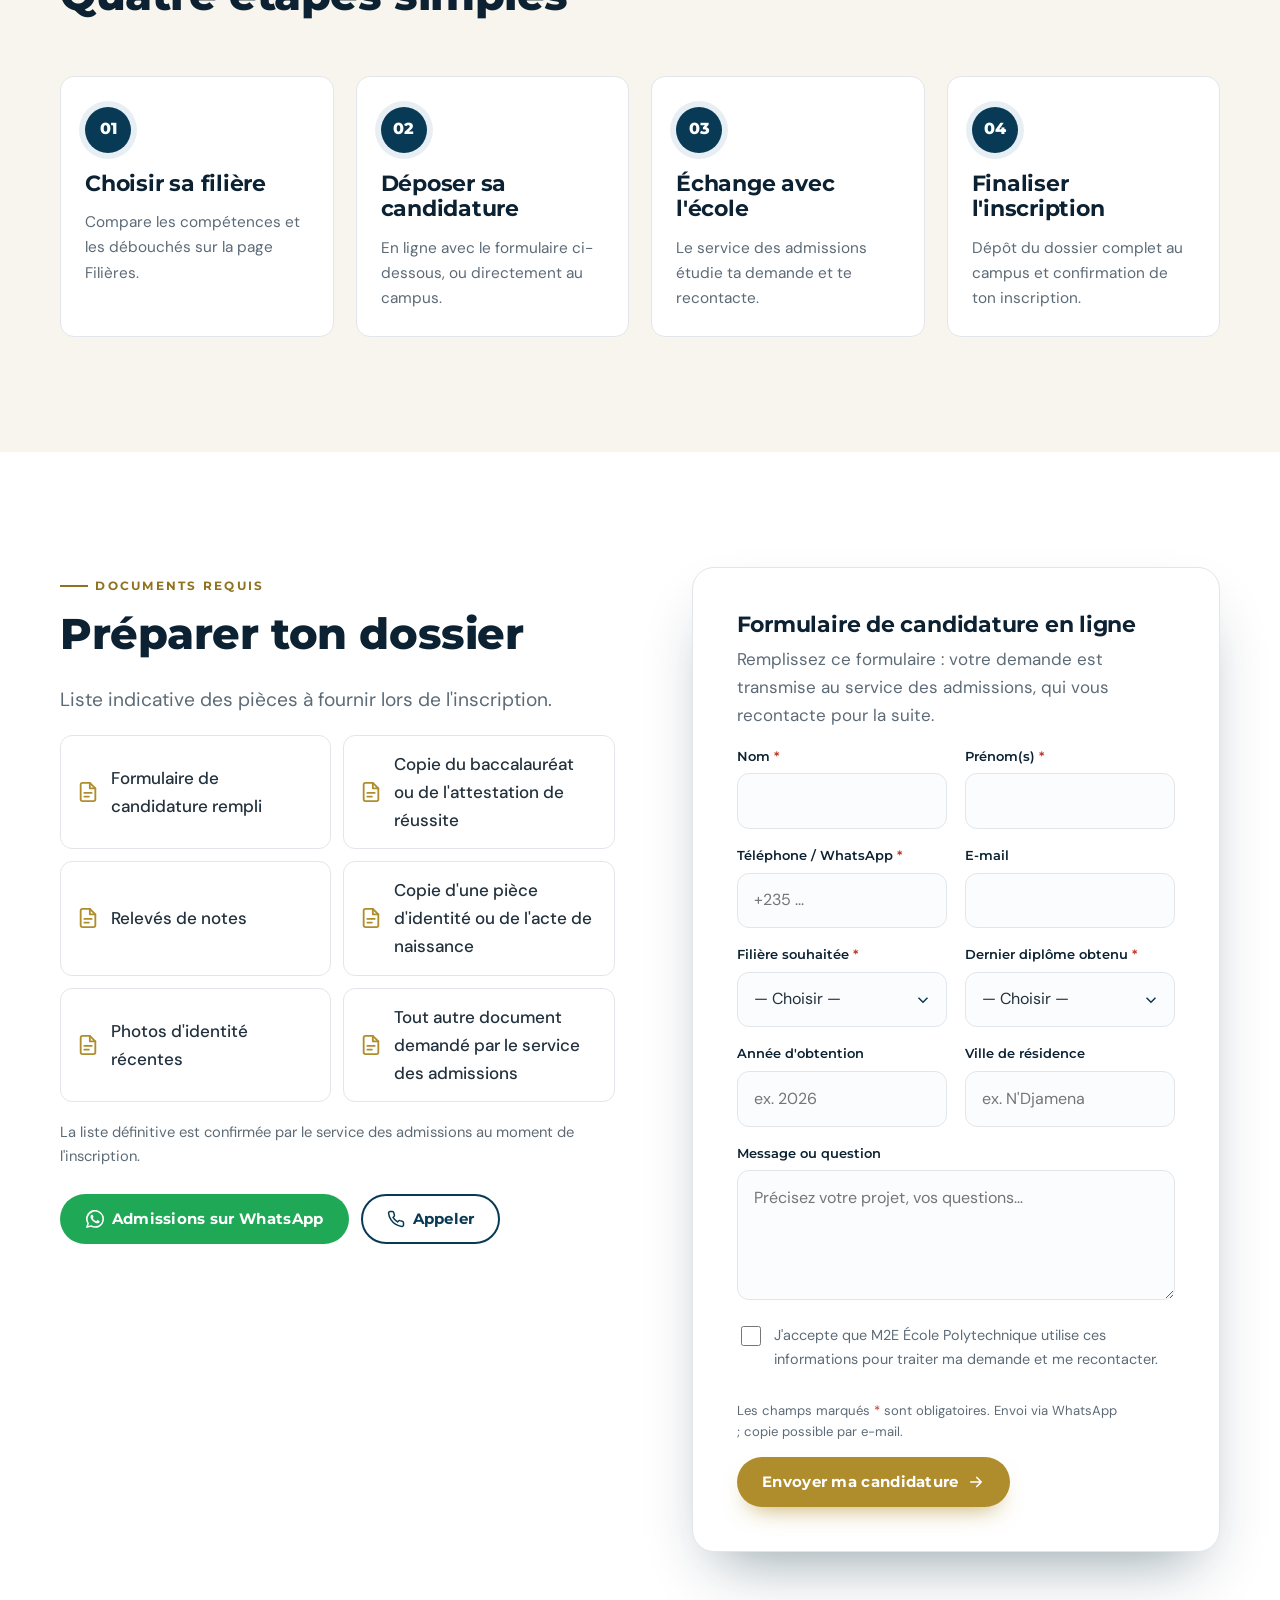
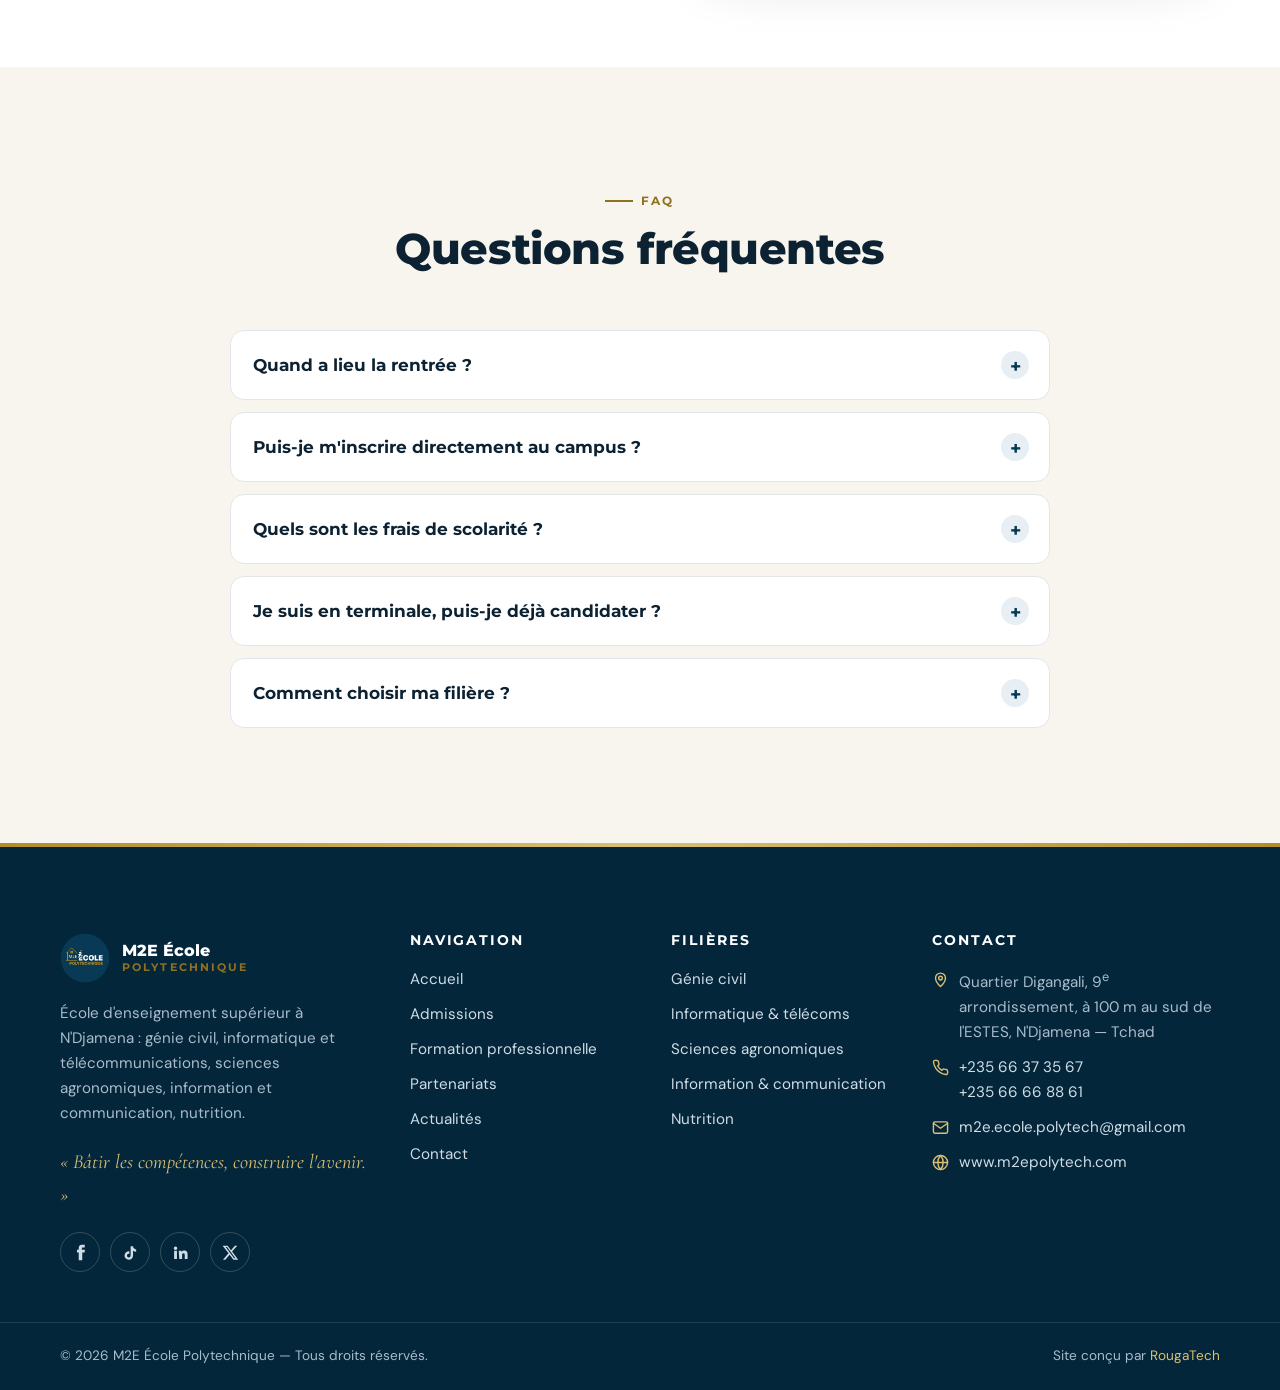
<file: admissions.html>
<!DOCTYPE html>
<html lang="fr" class="no-js">
<head>
<meta charset="utf-8">
<meta name="viewport" content="width=device-width, initial-scale=1">
<title>Admissions 2026-2027 — Candidater à M2E École Polytechnique</title>
<meta name="description" content="Conditions d'admission, documents requis, procédure d'inscription et formulaire de candidature en ligne pour l'année académique 2026-2027 à M2E École Polytechnique, N'Djamena.">
<link rel="canonical" href="https://www.m2epolytech.com/admissions.html">
<meta name="theme-color" content="#083a55">
<meta property="og:type" content="website">
<meta property="og:locale" content="fr_FR">
<meta property="og:site_name" content="M2E École Polytechnique">
<meta property="og:title" content="Admissions 2026-2027 — Candidater à M2E École Polytechnique">
<meta property="og:description" content="Conditions d'admission, documents requis, procédure d'inscription et formulaire de candidature en ligne pour l'année académique 2026-2027 à M2E École Polytechnique, N'Djamena.">
<meta property="og:url" content="https://www.m2epolytech.com/admissions.html">
<meta property="og:image" content="https://www.m2epolytech.com/assets/img/og-image.jpg">
<meta name="twitter:card" content="summary_large_image">
<link rel="icon" type="image/png" href="assets/img/favicon.png">
<link rel="apple-touch-icon" href="assets/img/apple-touch-icon.png">
<link rel="preconnect" href="https://fonts.googleapis.com">
<link rel="preconnect" href="https://fonts.gstatic.com" crossorigin>
<link href="https://fonts.googleapis.com/css2?family=Cormorant+Garamond:ital,wght@1,600&family=DM+Sans:wght@400;500;600&family=Montserrat:wght@600;700;800&display=swap" rel="stylesheet">
<link rel="stylesheet" href="assets/css/style.css">
</head>
<body>
<a class="skip-link" href="#contenu">Aller au contenu</a>
<div class="topbar">
  <div class="container">
    <div class="topbar__info">
      <span><svg viewBox="0 0 24 24" fill="none" stroke="currentColor" stroke-width="2" stroke-linecap="round" stroke-linejoin="round" aria-hidden="true"><path d="M12 22s7-6.2 7-12a7 7 0 1 0-14 0c0 5.8 7 12 7 12z"/><circle cx="12" cy="10" r="2.6"/></svg> Digangali, 9e arr. — N'Djamena, Tchad</span>
      <span><svg viewBox="0 0 24 24" fill="none" stroke="currentColor" stroke-width="2" stroke-linecap="round" stroke-linejoin="round" aria-hidden="true"><path d="M22 16.9v3a2 2 0 0 1-2.2 2 19.8 19.8 0 0 1-8.6-3.1 19.5 19.5 0 0 1-6-6A19.8 19.8 0 0 1 2.1 4.2 2 2 0 0 1 4.1 2h3a2 2 0 0 1 2 1.7c.1 1 .4 1.9.7 2.8a2 2 0 0 1-.5 2.1L8 9.9a16 16 0 0 0 6 6l1.3-1.3a2 2 0 0 1 2.1-.4c.9.3 1.8.6 2.8.7a2 2 0 0 1 1.7 2z"/></svg> <a href="tel:+23566373567">+235 66 37 35 67</a></span>
      <span><svg viewBox="0 0 24 24" fill="none" stroke="currentColor" stroke-width="2" stroke-linecap="round" stroke-linejoin="round" aria-hidden="true"><rect x="2" y="4" width="20" height="16" rx="2"/><path d="m22 6-10 7L2 6"/></svg> <a href="mailto:m2e.ecole.polytech@gmail.com">m2e.ecole.polytech@gmail.com</a></span>
    </div>
    <span class="topbar__badge">Inscriptions 2026-2027 ouvertes</span>
  </div>
</div>
<header class="site-header">
  <div class="container">
    <a class="brand" href="index.html" aria-label="M2E École Polytechnique — accueil">
      <img src="assets/img/logo-192.png" alt="Logo M2E École Polytechnique" width="50" height="50">
      <span class="brand__text"><span class="brand__name"><b>M2E</b> École</span><span class="brand__sub">Polytechnique</span></span>
    </a>
    <button class="nav-toggle" aria-label="Ouvrir le menu" aria-expanded="false" aria-controls="menu"><span></span></button>
    <nav class="nav" id="menu" aria-label="Navigation principale">
      <a class="nav__link" href="index.html">Accueil</a>
      <a class="nav__link" href="filieres.html">Filières</a>
      <a class="nav__link" href="admissions.html" aria-current="page">Admissions</a>
      <a class="nav__link" href="formation-professionnelle.html">Formation pro</a>
      <a class="nav__link" href="partenariats.html">Partenariats</a>
      <a class="nav__link" href="actualites.html">Actualités</a>
      <a class="nav__link" href="contact.html">Contact</a>
      <a class="nav__student" href="espace-etudiant.html"><svg viewBox="0 0 24 24" fill="none" stroke="currentColor" stroke-width="2" stroke-linecap="round" stroke-linejoin="round" aria-hidden="true"><circle cx="12" cy="8" r="4"/><path d="M4 21a8 8 0 0 1 16 0"/></svg> Espace étudiant</a>
      <a class="btn btn--gold nav__cta" href="admissions.html#candidature">S'inscrire</a>
    </nav>
  </div>
</header>
<main id="contenu">
<section class="page-hero">
  <div class="page-hero__bg" style="background-image:url('assets/img/visite-campus.webp')"></div>
  <div class="page-hero__line"></div>
  <div class="container">
    <nav class="breadcrumb" aria-label="Fil d'Ariane"><a href="index.html">Accueil</a><span aria-hidden="true">/</span><span>Admissions</span></nav>
    <span class="eyebrow">Admissions</span>
    <h1>Rejoins M2E pour l'année <span class="serif-accent">2026-2027</span></h1>
    <p>Conditions, documents, étapes et candidature en ligne : tout pour réussir ton inscription.</p>
  </div>
</section>

<section class="section">
  <div class="container split">
    <div class="reveal">
      <span class="eyebrow">Conditions d'admission</span>
      <h2>Qui peut candidater ?</h2>
      <p class="lead">Les formations de M2E École Polytechnique sont ouvertes aux titulaires du baccalauréat ou d'un diplôme équivalent, motivés par un métier technique, scientifique ou de la communication.</p>
      <ul class="checklist">
        <li>Être titulaire du baccalauréat ou d'un diplôme équivalent</li>
        <li>Choisir une filière parmi les cinq proposées</li>
        <li>Déposer un dossier de candidature complet</li>
      </ul>
      <div class="notice"><svg viewBox="0 0 24 24" fill="none" stroke="currentColor" stroke-width="2" stroke-linecap="round" stroke-linejoin="round" aria-hidden="true"><circle cx="12" cy="12" r="10"/><path d="M12 16v-4M12 8h.01"/></svg><span>Les séries de baccalauréat acceptées, la durée des cursus et les diplômes délivrés sont précisés par le service des admissions pour chaque filière.</span></div>
    </div>
    <div class="about-media reveal reveal-d2">
      <div class="about-media__main"><img src="assets/img/encadrement-sm.webp" srcset="assets/img/encadrement-sm.webp 800w, assets/img/encadrement.webp 1600w" sizes="(max-width:900px) 100vw, 50vw" alt="Membres de l'encadrement de M2E École Polytechnique en salle" width="800" height="533" loading="lazy"></div>
    </div>
  </div>
</section>

<section class="section section--cream">
  <div class="container">
    <div class="section-head"><span class="eyebrow">Procédure d'inscription</span><h2>Quatre étapes simples</h2></div>
    <div class="steps">
      <div class="step reveal reveal-d1"><h3>Choisir sa filière</h3><p>Compare les compétences et les débouchés sur la page Filières.</p></div>
      <div class="step reveal reveal-d2"><h3>Déposer sa candidature</h3><p>En ligne avec le formulaire ci-dessous, ou directement au campus.</p></div>
      <div class="step reveal reveal-d3"><h3>Échange avec l'école</h3><p>Le service des admissions étudie ta demande et te recontacte.</p></div>
      <div class="step reveal reveal-d4"><h3>Finaliser l'inscription</h3><p>Dépôt du dossier complet au campus et confirmation de ton inscription.</p></div>
    </div>
  </div>
</section>

<section class="section">
  <div class="container split" style="align-items:start">
    <div class="reveal">
      <span class="eyebrow">Documents requis</span>
      <h2>Préparer ton dossier</h2>
      <p class="lead">Liste indicative des pièces à fournir lors de l'inscription.</p>
      <ul class="doc-list"><li><svg viewBox="0 0 24 24" fill="none" stroke="currentColor" stroke-width="2" stroke-linecap="round" stroke-linejoin="round" aria-hidden="true"><path d="M14 2H6a2 2 0 0 0-2 2v16a2 2 0 0 0 2 2h12a2 2 0 0 0 2-2V8z"/><path d="M14 2v6h6M8 13h8M8 17h5"/></svg>Formulaire de candidature rempli</li><li><svg viewBox="0 0 24 24" fill="none" stroke="currentColor" stroke-width="2" stroke-linecap="round" stroke-linejoin="round" aria-hidden="true"><path d="M14 2H6a2 2 0 0 0-2 2v16a2 2 0 0 0 2 2h12a2 2 0 0 0 2-2V8z"/><path d="M14 2v6h6M8 13h8M8 17h5"/></svg>Copie du baccalauréat ou de l'attestation de réussite</li><li><svg viewBox="0 0 24 24" fill="none" stroke="currentColor" stroke-width="2" stroke-linecap="round" stroke-linejoin="round" aria-hidden="true"><path d="M14 2H6a2 2 0 0 0-2 2v16a2 2 0 0 0 2 2h12a2 2 0 0 0 2-2V8z"/><path d="M14 2v6h6M8 13h8M8 17h5"/></svg>Relevés de notes</li><li><svg viewBox="0 0 24 24" fill="none" stroke="currentColor" stroke-width="2" stroke-linecap="round" stroke-linejoin="round" aria-hidden="true"><path d="M14 2H6a2 2 0 0 0-2 2v16a2 2 0 0 0 2 2h12a2 2 0 0 0 2-2V8z"/><path d="M14 2v6h6M8 13h8M8 17h5"/></svg>Copie d'une pièce d'identité ou de l'acte de naissance</li><li><svg viewBox="0 0 24 24" fill="none" stroke="currentColor" stroke-width="2" stroke-linecap="round" stroke-linejoin="round" aria-hidden="true"><path d="M14 2H6a2 2 0 0 0-2 2v16a2 2 0 0 0 2 2h12a2 2 0 0 0 2-2V8z"/><path d="M14 2v6h6M8 13h8M8 17h5"/></svg>Photos d'identité récentes</li><li><svg viewBox="0 0 24 24" fill="none" stroke="currentColor" stroke-width="2" stroke-linecap="round" stroke-linejoin="round" aria-hidden="true"><path d="M14 2H6a2 2 0 0 0-2 2v16a2 2 0 0 0 2 2h12a2 2 0 0 0 2-2V8z"/><path d="M14 2v6h6M8 13h8M8 17h5"/></svg>Tout autre document demandé par le service des admissions</li></ul>
      <p style="margin-top:18px;color:var(--muted);font-size:.92rem">La liste définitive est confirmée par le service des admissions au moment de l'inscription.</p>
      <div class="btn-row" style="margin-top:26px">
        <a class="btn btn--wa" href="https://wa.me/23566373567?text=Bonjour%2C%20je%20souhaite%20des%20informations%20sur%20les%20admissions%202026-2027." target="_blank" rel="noopener"><svg viewBox="0 0 24 24" fill="currentColor" aria-hidden="true"><path d="M17.5 14.4c-.3-.1-1.8-.9-2-1-.3-.1-.5-.1-.7.1-.2.3-.8 1-.9 1.2-.2.2-.3.2-.6.1-.3-.1-1.3-.5-2.4-1.5-.9-.8-1.5-1.8-1.7-2.1-.2-.3 0-.5.1-.6l.4-.5.3-.5c.1-.2 0-.4 0-.5l-.9-2.2c-.2-.6-.5-.5-.7-.5h-.6c-.2 0-.5.1-.8.4-.3.3-1 1-1 2.5s1.1 2.9 1.2 3.1c.1.2 2.1 3.2 5.1 4.5.7.3 1.3.5 1.7.6.7.2 1.4.2 1.9.1.6-.1 1.8-.7 2-1.4.3-.7.3-1.3.2-1.4-.1-.1-.3-.2-.6-.3zM12 21.8c-1.8 0-3.5-.5-5-1.4l-.4-.2-3.7 1 1-3.6-.2-.4A9.8 9.8 0 1 1 12 21.8zm8.4-18.2A11.8 11.8 0 0 0 1.7 17.8L0 24l6.4-1.7A11.8 11.8 0 0 0 24 12a11.7 11.7 0 0 0-3.6-8.4z"/></svg> Admissions sur WhatsApp</a>
        <a class="btn btn--outline" href="tel:+23566373567"><svg viewBox="0 0 24 24" fill="none" stroke="currentColor" stroke-width="2" stroke-linecap="round" stroke-linejoin="round" aria-hidden="true"><path d="M22 16.9v3a2 2 0 0 1-2.2 2 19.8 19.8 0 0 1-8.6-3.1 19.5 19.5 0 0 1-6-6A19.8 19.8 0 0 1 2.1 4.2 2 2 0 0 1 4.1 2h3a2 2 0 0 1 2 1.7c.1 1 .4 1.9.7 2.8a2 2 0 0 1-.5 2.1L8 9.9a16 16 0 0 0 6 6l1.3-1.3a2 2 0 0 1 2.1-.4c.9.3 1.8.6 2.8.7a2 2 0 0 1 1.7 2z"/></svg> Appeler</a>
      </div>
    </div>
    <div><div class="form-card reveal" id="candidature">
  <h3>Formulaire de candidature en ligne</h3>
  <p>Remplissez ce formulaire : votre demande est transmise au service des admissions, qui vous recontacte pour la suite.</p>
  <form data-form data-title="Candidature 2026-2027" novalidate>
    <div class="form-grid">
      <div class="field"><label for="f-nom">Nom <span class="req">*</span></label><input id="f-nom" type="text" name="nom" data-label="Nom" placeholder="" required autocomplete="family-name"><span class="error-msg">Veuillez renseigner ce champ.</span></div>
      <div class="field"><label for="f-prenom">Prénom(s) <span class="req">*</span></label><input id="f-prenom" type="text" name="prenom" data-label="Prénom(s)" placeholder="" required autocomplete="given-name"><span class="error-msg">Veuillez renseigner ce champ.</span></div>
      <div class="field"><label for="f-telephone">Téléphone / WhatsApp <span class="req">*</span></label><input id="f-telephone" type="tel" name="telephone" data-label="Téléphone / WhatsApp" placeholder="+235 ..." required autocomplete="tel"><span class="error-msg">Numéro de téléphone invalide.</span></div>
      <div class="field"><label for="f-email">E-mail</label><input id="f-email" type="email" name="email" data-label="E-mail" placeholder="" autocomplete="email"><span class="error-msg">Adresse e-mail invalide.</span></div>
      <div class="field"><label for="f-filiere">Filière souhaitée <span class="req">*</span></label><select id="f-filiere" name="filiere" data-label="Filière souhaitée" required data-prefill="filiere"><option value="">— Choisir —</option><option value="genie-civil">Génie civil</option><option value="genie-informatique">Génie informatique, réseaux et télécommunications</option><option value="sciences-agronomiques">Sciences agronomiques</option><option value="sciences-information-communication">Sciences de l'information et de la communication</option><option value="nutrition">Nutrition</option></select><span class="error-msg">Veuillez renseigner ce champ.</span></div>
      <div class="field"><label for="f-diplome">Dernier diplôme obtenu <span class="req">*</span></label><select id="f-diplome" name="diplome" data-label="Dernier diplôme obtenu" required><option value="">— Choisir —</option><option value="Baccalauréat">Baccalauréat</option><option value="Diplôme équivalent">Diplôme équivalent</option><option value="Bac en cours (terminale)">En terminale (bac en cours)</option><option value="Autre">Autre</option></select><span class="error-msg">Veuillez renseigner ce champ.</span></div>
      <div class="field"><label for="f-annee">Année d'obtention</label><input id="f-annee" type="text" name="annee" data-label="Année d'obtention" placeholder="ex. 2026"><span class="error-msg">Veuillez renseigner ce champ.</span></div>
      <div class="field"><label for="f-ville">Ville de résidence</label><input id="f-ville" type="text" name="ville" data-label="Ville de résidence" placeholder="ex. N'Djamena" autocomplete="address-level2"><span class="error-msg">Veuillez renseigner ce champ.</span></div>
      <div class="field full"><label for="f-message">Message ou question</label><textarea id="f-message" name="message" data-label="Message ou question" placeholder="Précisez votre projet, vos questions…"></textarea><span class="error-msg">Veuillez renseigner ce champ.</span></div>
      <div class="field full"><label class="check" for="f-consent"><input type="checkbox" id="f-consent" name="consentement" data-label="Consentement" required> J'accepte que M2E École Polytechnique utilise ces informations pour traiter ma demande et me recontacter.</label><span class="error-msg">Merci de cocher cette case pour continuer.</span></div>
<input type="text" name="site_web" class="hp hp-input" tabindex="-1" autocomplete="off" aria-hidden="true">
    </div>
    <div class="form-foot"><small>Les champs marqués <span style="color:#c0392b">*</span> sont obligatoires. Envoi via WhatsApp ; copie possible par e-mail.</small><button type="submit" class="btn btn--gold">Envoyer ma candidature <svg viewBox="0 0 24 24" fill="none" stroke="currentColor" stroke-width="2.2" stroke-linecap="round" stroke-linejoin="round" aria-hidden="true"><path d="M5 12h14M13 6l6 6-6 6"/></svg></button></div>
  </form>
  <div class="form-success" role="status" aria-live="polite">
  <div class="form-success__icon"><svg viewBox="0 0 24 24" fill="none" stroke="currentColor" stroke-width="2.6" stroke-linecap="round" stroke-linejoin="round" aria-hidden="true"><path d="M5 12l5 5 9-10"/></svg></div>
  <h3>Candidature prête à l'envoi !</h3>
  <p>WhatsApp s'est ouvert avec votre message pré-rempli : il vous suffit d'appuyer sur « Envoyer ». Vous pouvez aussi transmettre la même demande par e-mail.</p>
  <div class="btn-row">
    <a class="btn btn--wa" data-wa-link href="#" target="_blank" rel="noopener"><svg viewBox="0 0 24 24" fill="currentColor" aria-hidden="true"><path d="M17.5 14.4c-.3-.1-1.8-.9-2-1-.3-.1-.5-.1-.7.1-.2.3-.8 1-.9 1.2-.2.2-.3.2-.6.1-.3-.1-1.3-.5-2.4-1.5-.9-.8-1.5-1.8-1.7-2.1-.2-.3 0-.5.1-.6l.4-.5.3-.5c.1-.2 0-.4 0-.5l-.9-2.2c-.2-.6-.5-.5-.7-.5h-.6c-.2 0-.5.1-.8.4-.3.3-1 1-1 2.5s1.1 2.9 1.2 3.1c.1.2 2.1 3.2 5.1 4.5.7.3 1.3.5 1.7.6.7.2 1.4.2 1.9.1.6-.1 1.8-.7 2-1.4.3-.7.3-1.3.2-1.4-.1-.1-.3-.2-.6-.3zM12 21.8c-1.8 0-3.5-.5-5-1.4l-.4-.2-3.7 1 1-3.6-.2-.4A9.8 9.8 0 1 1 12 21.8zm8.4-18.2A11.8 11.8 0 0 0 1.7 17.8L0 24l6.4-1.7A11.8 11.8 0 0 0 24 12a11.7 11.7 0 0 0-3.6-8.4z"/></svg> Ouvrir WhatsApp</a>
    <a class="btn btn--outline" data-mail-link href="#"><svg viewBox="0 0 24 24" fill="none" stroke="currentColor" stroke-width="2" stroke-linecap="round" stroke-linejoin="round" aria-hidden="true"><rect x="2" y="4" width="20" height="16" rx="2"/><path d="m22 6-10 7L2 6"/></svg> Envoyer par e-mail</a>
  </div>
  <p style="margin-top:18px"><button type="button" class="link-arrow" data-form-reset style="background:none;border:0;cursor:pointer">Nouvelle demande</button></p>
</div>

</div></div>
  </div>
</section>
<section class="section section--cream">
  <div class="container" style="max-width:860px">
    <div class="section-head section-head--center"><span class="eyebrow">FAQ</span><h2>Questions fréquentes</h2></div>
    <div class="accordion reveal"><details class="acc-item"><summary>Quand a lieu la rentrée ?</summary><div class="acc-body"><p>Les inscriptions sont ouvertes pour l'année académique 2026-2027. Le calendrier précis de la rentrée est communiqué par le service des admissions.</p></div></details><details class="acc-item"><summary>Puis-je m'inscrire directement au campus ?</summary><div class="acc-body"><p>Oui. Vous pouvez déposer votre dossier au campus, quartier Digangali (9e arrondissement), à 100 m au sud de l'ESTES, ou commencer en ligne avec le formulaire ci-dessus.</p></div></details><details class="acc-item"><summary>Quels sont les frais de scolarité ?</summary><div class="acc-body"><p>Les frais de scolarité et les modalités de paiement sont communiqués par le service des admissions. Contactez-nous par téléphone ou WhatsApp au +235 66 37 35 67.</p></div></details><details class="acc-item"><summary>Je suis en terminale, puis-je déjà candidater ?</summary><div class="acc-body"><p>Vous pouvez prendre contact et préparer votre dossier dès maintenant ; l'inscription définitive dépend de l'obtention du baccalauréat ou d'un diplôme équivalent.</p></div></details><details class="acc-item"><summary>Comment choisir ma filière ?</summary><div class="acc-body"><p>Consultez la page Filières pour comparer compétences et débouchés, puis échangez avec le service des admissions qui vous aidera à choisir.</p></div></details></div>
  </div>
</section>
</main>
<footer class="site-footer">
  <div class="container">
    <div class="footer-grid">
      <div class="footer-brand">
        <a class="brand" href="index.html"><img src="assets/img/logo-192.png" alt="" width="50" height="50" loading="lazy"><span class="brand__text"><span class="brand__name">M2E École</span><span class="brand__sub">Polytechnique</span></span></a>
        <p>École d'enseignement supérieur à N'Djamena : génie civil, informatique et télécommunications, sciences agronomiques, information et communication, nutrition.</p>
        <p class="footer-slogan">« Bâtir les compétences, construire l'avenir. »</p>
        <div class="socials">
          <a href="https://www.facebook.com/m2eecolepolytechnique" target="_blank" rel="noopener" aria-label="Facebook"><svg viewBox="0 0 24 24" fill="currentColor" aria-hidden="true"><path d="M14 8V6c0-.9.6-1 1-1h3V1h-4c-3.6 0-4.5 2.7-4.5 4.5V8H7v4h2.5v11h5V12h3.3l.4-4H14z"/></svg></a>
          <a href="https://www.tiktok.com/@m2eecolepolytechnique" target="_blank" rel="noopener" aria-label="TikTok"><svg viewBox="0 0 24 24" fill="currentColor" aria-hidden="true"><path d="M16.6 5.8A4.3 4.3 0 0 1 15.6 3h-3.4v13.4a2.6 2.6 0 1 1-2.6-2.6c.3 0 .5 0 .8.1V10.4a6 6 0 1 0 5.2 6V9.6a7.6 7.6 0 0 0 4.4 1.4V7.6a4.3 4.3 0 0 1-3.4-1.8z"/></svg></a>
          <a href="https://www.linkedin.com/company/m2eecolepolytechnique" target="_blank" rel="noopener" aria-label="LinkedIn"><svg viewBox="0 0 24 24" fill="currentColor" aria-hidden="true"><path d="M4.98 3.5a2.5 2.5 0 1 1 0 5 2.5 2.5 0 0 1 0-5zM3 9.5h4V21H3zM9.5 9.5h3.8v1.6h.1c.5-1 1.8-2 3.8-2 4 0 4.8 2.6 4.8 6V21h-4v-5.2c0-1.2 0-2.8-1.7-2.8s-2 1.3-2 2.7V21h-4z"/></svg></a>
          <a href="https://x.com/m2eecolepolytechnique" target="_blank" rel="noopener" aria-label="X (Twitter)"><svg viewBox="0 0 24 24" fill="currentColor" aria-hidden="true"><path d="M18.2 2.3h3.4l-7.4 8.4 8.7 11.5h-6.8l-5.3-7-6.1 7H1.3l7.9-9L.9 2.3h7l4.8 6.4 5.5-6.4zm-1.2 17.9h1.9L7.1 4.2h-2z"/></svg></a>
        </div>
      </div>
      <div>
        <h4>Navigation</h4>
        <ul>
          <li><a href="index.html">Accueil</a></li>
          <li><a href="admissions.html">Admissions</a></li>
          <li><a href="formation-professionnelle.html">Formation professionnelle</a></li>
          <li><a href="partenariats.html">Partenariats</a></li>
          <li><a href="actualites.html">Actualités</a></li>
          <li><a href="contact.html">Contact</a></li>
        </ul>
      </div>
      <div>
        <h4>Filières</h4>
        <ul>
          <li><a href="filieres.html#genie-civil">Génie civil</a></li><li><a href="filieres.html#genie-informatique">Informatique & télécoms</a></li><li><a href="filieres.html#sciences-agronomiques">Sciences agronomiques</a></li><li><a href="filieres.html#sciences-information-communication">Information & communication</a></li><li><a href="filieres.html#nutrition">Nutrition</a></li>
        </ul>
      </div>
      <div>
        <h4>Contact</h4>
        <ul class="footer-contact">
          <li><svg viewBox="0 0 24 24" fill="none" stroke="currentColor" stroke-width="2" stroke-linecap="round" stroke-linejoin="round" aria-hidden="true"><path d="M12 22s7-6.2 7-12a7 7 0 1 0-14 0c0 5.8 7 12 7 12z"/><circle cx="12" cy="10" r="2.6"/></svg><span>Quartier Digangali, 9<sup>e</sup> arrondissement, à 100 m au sud de l'ESTES, N'Djamena — Tchad</span></li>
          <li><svg viewBox="0 0 24 24" fill="none" stroke="currentColor" stroke-width="2" stroke-linecap="round" stroke-linejoin="round" aria-hidden="true"><path d="M22 16.9v3a2 2 0 0 1-2.2 2 19.8 19.8 0 0 1-8.6-3.1 19.5 19.5 0 0 1-6-6A19.8 19.8 0 0 1 2.1 4.2 2 2 0 0 1 4.1 2h3a2 2 0 0 1 2 1.7c.1 1 .4 1.9.7 2.8a2 2 0 0 1-.5 2.1L8 9.9a16 16 0 0 0 6 6l1.3-1.3a2 2 0 0 1 2.1-.4c.9.3 1.8.6 2.8.7a2 2 0 0 1 1.7 2z"/></svg><span><a href="tel:+23566373567">+235 66 37 35 67</a><br><a href="tel:+23566668861">+235 66 66 88 61</a></span></li>
          <li><svg viewBox="0 0 24 24" fill="none" stroke="currentColor" stroke-width="2" stroke-linecap="round" stroke-linejoin="round" aria-hidden="true"><rect x="2" y="4" width="20" height="16" rx="2"/><path d="m22 6-10 7L2 6"/></svg><a href="mailto:m2e.ecole.polytech@gmail.com">m2e.ecole.polytech@gmail.com</a></li>
          <li><svg viewBox="0 0 24 24" fill="none" stroke="currentColor" stroke-width="2" stroke-linecap="round" stroke-linejoin="round" aria-hidden="true"><circle cx="12" cy="12" r="10"/><path d="M2 12h20M12 2a15 15 0 0 1 0 20M12 2a15 15 0 0 0 0 20"/></svg><a href="https://www.m2epolytech.com">www.m2epolytech.com</a></li>
        </ul>
      </div>
    </div>
  </div>
  <div class="footer-bottom">
    <div class="container">
      <span>© <span data-year>2026</span> M2E École Polytechnique — Tous droits réservés.</span>
      <span>Site conçu par <a href="https://rougatech.com" target="_blank" rel="noopener">RougaTech</a></span>
    </div>
  </div>
</footer>
<a class="wa-float" href="https://wa.me/23566373567?text=Bonjour%20M2E%20%C3%89cole%20Polytechnique%2C%20je%20souhaite%20avoir%20des%20informations." target="_blank" rel="noopener" aria-label="Écrire sur WhatsApp"><svg viewBox="0 0 24 24" fill="currentColor" aria-hidden="true"><path d="M17.5 14.4c-.3-.1-1.8-.9-2-1-.3-.1-.5-.1-.7.1-.2.3-.8 1-.9 1.2-.2.2-.3.2-.6.1-.3-.1-1.3-.5-2.4-1.5-.9-.8-1.5-1.8-1.7-2.1-.2-.3 0-.5.1-.6l.4-.5.3-.5c.1-.2 0-.4 0-.5l-.9-2.2c-.2-.6-.5-.5-.7-.5h-.6c-.2 0-.5.1-.8.4-.3.3-1 1-1 2.5s1.1 2.9 1.2 3.1c.1.2 2.1 3.2 5.1 4.5.7.3 1.3.5 1.7.6.7.2 1.4.2 1.9.1.6-.1 1.8-.7 2-1.4.3-.7.3-1.3.2-1.4-.1-.1-.3-.2-.6-.3zM12 21.8c-1.8 0-3.5-.5-5-1.4l-.4-.2-3.7 1 1-3.6-.2-.4A9.8 9.8 0 1 1 12 21.8zm8.4-18.2A11.8 11.8 0 0 0 1.7 17.8L0 24l6.4-1.7A11.8 11.8 0 0 0 24 12a11.7 11.7 0 0 0-3.6-8.4z"/></svg></a>
<button class="to-top" aria-label="Revenir en haut"><svg viewBox="0 0 24 24" fill="none" stroke="currentColor" stroke-width="2.4" stroke-linecap="round" stroke-linejoin="round" aria-hidden="true"><path d="M12 19V5M5 12l7-7 7 7"/></svg></button>
<script src="assets/js/main.js" defer></script>
</body>
</html>
</file>
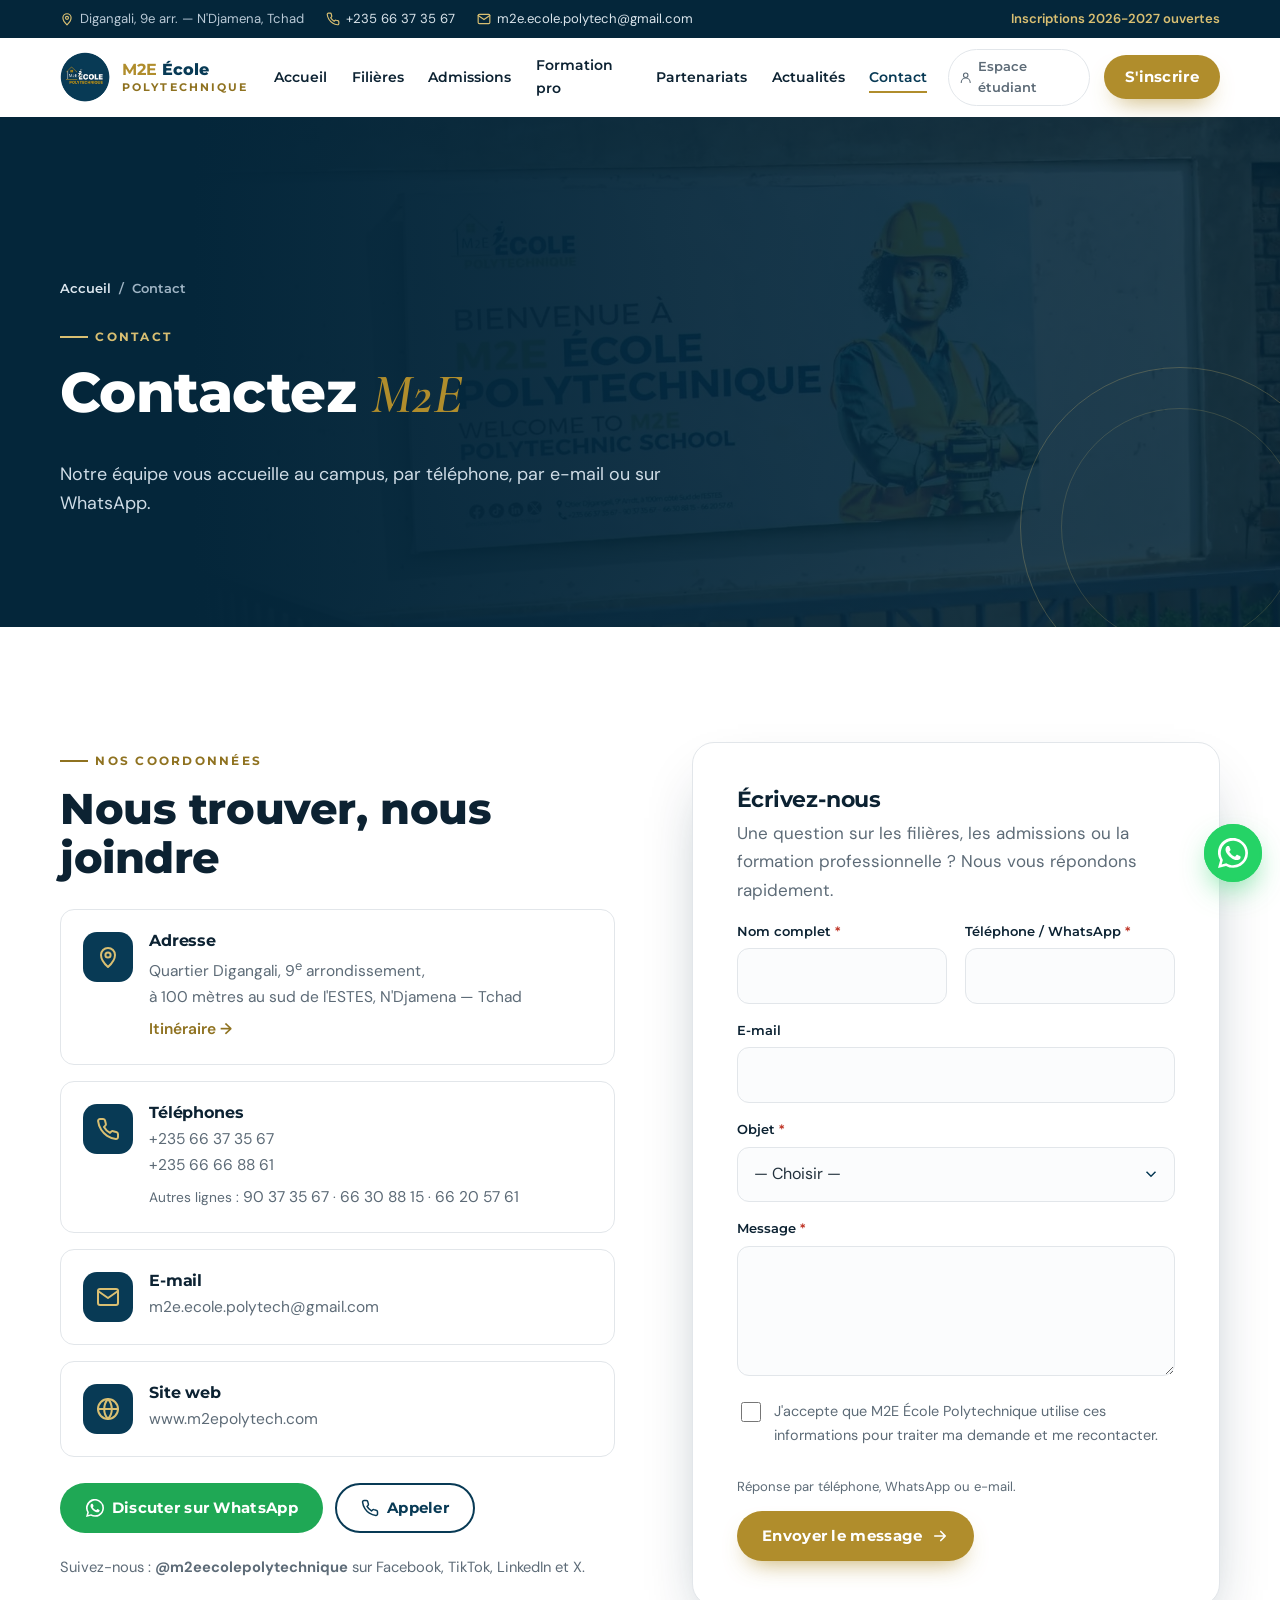
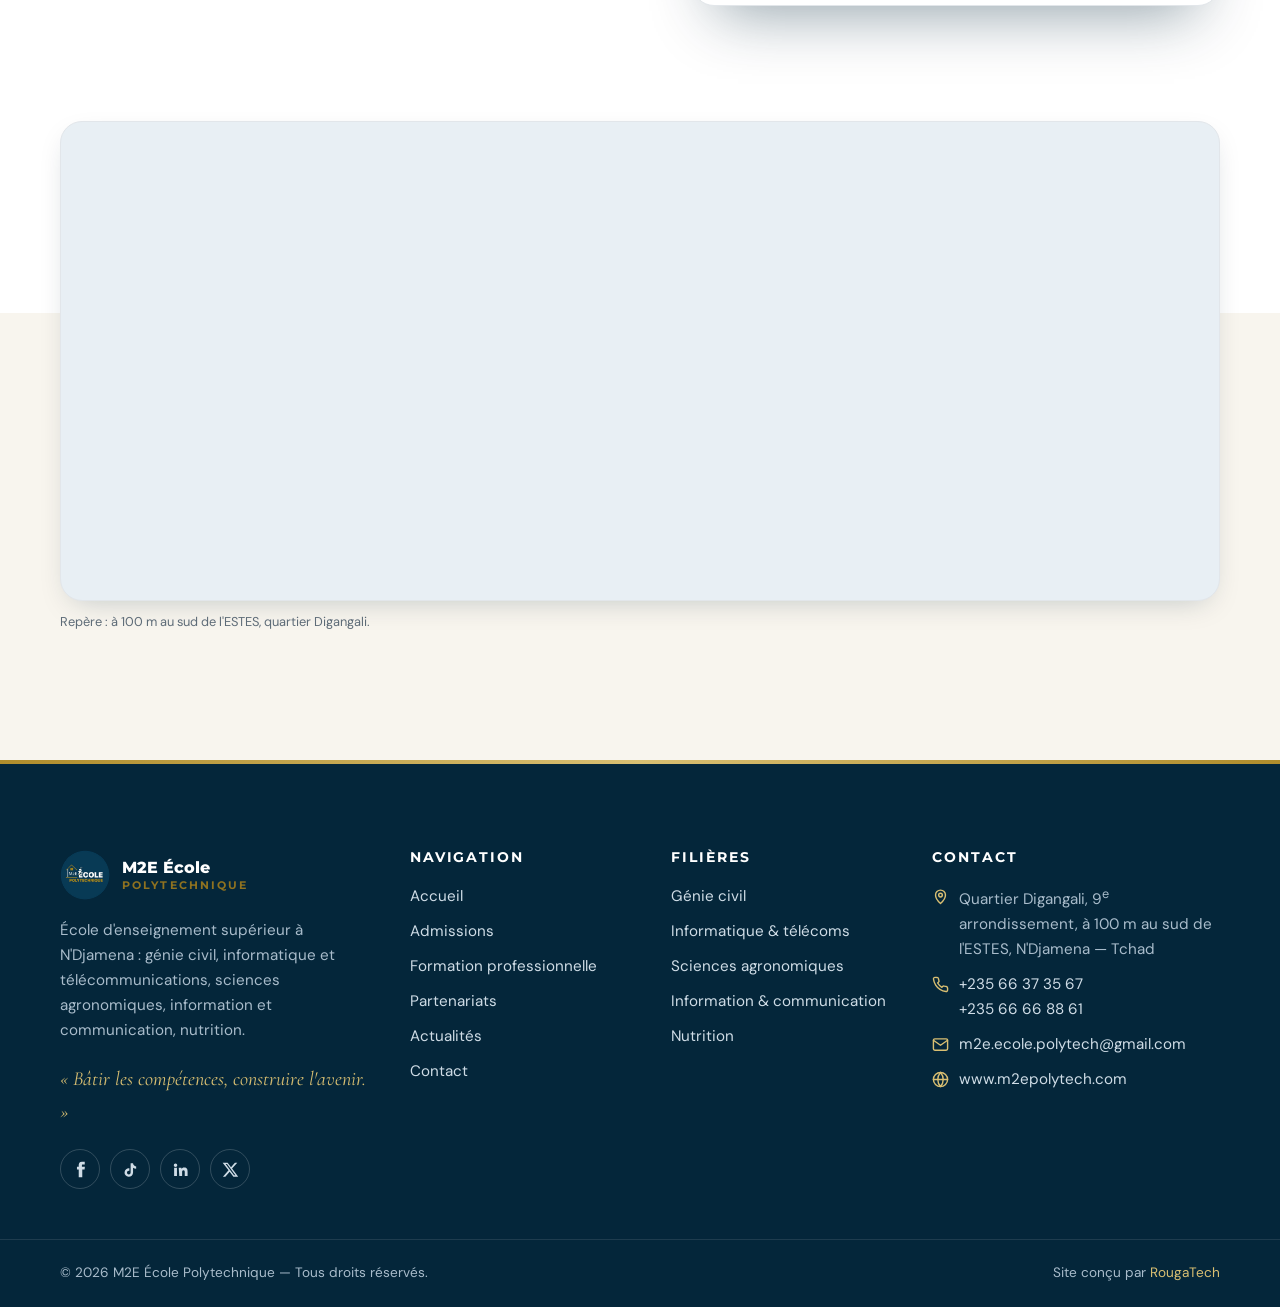
<file: contact.html>
<!DOCTYPE html>
<html lang="fr" class="no-js">
<head>
<meta charset="utf-8">
<meta name="viewport" content="width=device-width, initial-scale=1">
<title>Contact — M2E École Polytechnique, Digangali, N'Djamena</title>
<meta name="description" content="Contactez M2E École Polytechnique : quartier Digangali, 9e arrondissement, à 100 m au sud de l'ESTES, N'Djamena. Tél. +235 66 37 35 67 / +235 66 66 88 61.">
<link rel="canonical" href="https://www.m2epolytech.com/contact.html">
<meta name="theme-color" content="#083a55">
<meta property="og:type" content="website">
<meta property="og:locale" content="fr_FR">
<meta property="og:site_name" content="M2E École Polytechnique">
<meta property="og:title" content="Contact — M2E École Polytechnique, Digangali, N'Djamena">
<meta property="og:description" content="Contactez M2E École Polytechnique : quartier Digangali, 9e arrondissement, à 100 m au sud de l'ESTES, N'Djamena. Tél. +235 66 37 35 67 / +235 66 66 88 61.">
<meta property="og:url" content="https://www.m2epolytech.com/contact.html">
<meta property="og:image" content="https://www.m2epolytech.com/assets/img/og-image.jpg">
<meta name="twitter:card" content="summary_large_image">
<link rel="icon" type="image/png" href="assets/img/favicon.png">
<link rel="apple-touch-icon" href="assets/img/apple-touch-icon.png">
<link rel="preconnect" href="https://fonts.googleapis.com">
<link rel="preconnect" href="https://fonts.gstatic.com" crossorigin>
<link href="https://fonts.googleapis.com/css2?family=Cormorant+Garamond:ital,wght@1,600&family=DM+Sans:wght@400;500;600&family=Montserrat:wght@600;700;800&display=swap" rel="stylesheet">
<link rel="stylesheet" href="assets/css/style.css">
</head>
<body>
<a class="skip-link" href="#contenu">Aller au contenu</a>
<div class="topbar">
  <div class="container">
    <div class="topbar__info">
      <span><svg viewBox="0 0 24 24" fill="none" stroke="currentColor" stroke-width="2" stroke-linecap="round" stroke-linejoin="round" aria-hidden="true"><path d="M12 22s7-6.2 7-12a7 7 0 1 0-14 0c0 5.8 7 12 7 12z"/><circle cx="12" cy="10" r="2.6"/></svg> Digangali, 9e arr. — N'Djamena, Tchad</span>
      <span><svg viewBox="0 0 24 24" fill="none" stroke="currentColor" stroke-width="2" stroke-linecap="round" stroke-linejoin="round" aria-hidden="true"><path d="M22 16.9v3a2 2 0 0 1-2.2 2 19.8 19.8 0 0 1-8.6-3.1 19.5 19.5 0 0 1-6-6A19.8 19.8 0 0 1 2.1 4.2 2 2 0 0 1 4.1 2h3a2 2 0 0 1 2 1.7c.1 1 .4 1.9.7 2.8a2 2 0 0 1-.5 2.1L8 9.9a16 16 0 0 0 6 6l1.3-1.3a2 2 0 0 1 2.1-.4c.9.3 1.8.6 2.8.7a2 2 0 0 1 1.7 2z"/></svg> <a href="tel:+23566373567">+235 66 37 35 67</a></span>
      <span><svg viewBox="0 0 24 24" fill="none" stroke="currentColor" stroke-width="2" stroke-linecap="round" stroke-linejoin="round" aria-hidden="true"><rect x="2" y="4" width="20" height="16" rx="2"/><path d="m22 6-10 7L2 6"/></svg> <a href="mailto:m2e.ecole.polytech@gmail.com">m2e.ecole.polytech@gmail.com</a></span>
    </div>
    <span class="topbar__badge">Inscriptions 2026-2027 ouvertes</span>
  </div>
</div>
<header class="site-header">
  <div class="container">
    <a class="brand" href="index.html" aria-label="M2E École Polytechnique — accueil">
      <img src="assets/img/logo-192.png" alt="Logo M2E École Polytechnique" width="50" height="50">
      <span class="brand__text"><span class="brand__name"><b>M2E</b> École</span><span class="brand__sub">Polytechnique</span></span>
    </a>
    <button class="nav-toggle" aria-label="Ouvrir le menu" aria-expanded="false" aria-controls="menu"><span></span></button>
    <nav class="nav" id="menu" aria-label="Navigation principale">
      <a class="nav__link" href="index.html">Accueil</a>
      <a class="nav__link" href="filieres.html">Filières</a>
      <a class="nav__link" href="admissions.html">Admissions</a>
      <a class="nav__link" href="formation-professionnelle.html">Formation pro</a>
      <a class="nav__link" href="partenariats.html">Partenariats</a>
      <a class="nav__link" href="actualites.html">Actualités</a>
      <a class="nav__link" href="contact.html" aria-current="page">Contact</a>
      <a class="nav__student" href="espace-etudiant.html"><svg viewBox="0 0 24 24" fill="none" stroke="currentColor" stroke-width="2" stroke-linecap="round" stroke-linejoin="round" aria-hidden="true"><circle cx="12" cy="8" r="4"/><path d="M4 21a8 8 0 0 1 16 0"/></svg> Espace étudiant</a>
      <a class="btn btn--gold nav__cta" href="admissions.html#candidature">S'inscrire</a>
    </nav>
  </div>
</header>
<main id="contenu">
<section class="page-hero">
  <div class="page-hero__bg" style="background-image:url('assets/img/panneau-entree.webp')"></div>
  <div class="page-hero__line"></div>
  <div class="container">
    <nav class="breadcrumb" aria-label="Fil d'Ariane"><a href="index.html">Accueil</a><span aria-hidden="true">/</span><span>Contact</span></nav>
    <span class="eyebrow">Contact</span>
    <h1>Contactez <span class="serif-accent">M2E</span></h1>
    <p>Notre équipe vous accueille au campus, par téléphone, par e-mail ou sur WhatsApp.</p>
  </div>
</section>

<section class="section">
  <div class="container split" style="align-items:start">
    <div class="reveal">
      <span class="eyebrow">Nos coordonnées</span>
      <h2>Nous trouver, nous joindre</h2>
      <div class="contact-cards" style="margin-top:26px">
        <div class="contact-card"><span class="contact-card__icon"><svg viewBox="0 0 24 24" fill="none" stroke="currentColor" stroke-width="2" stroke-linecap="round" stroke-linejoin="round" aria-hidden="true"><path d="M12 22s7-6.2 7-12a7 7 0 1 0-14 0c0 5.8 7 12 7 12z"/><circle cx="12" cy="10" r="2.6"/></svg></span><span><h3>Adresse</h3><p>Quartier Digangali, 9<sup>e</sup> arrondissement,<br>à 100 mètres au sud de l'ESTES, N'Djamena — Tchad</p><a href="https://www.google.com/maps/search/?api=1&query=Digangali%2C%20N%27Djamena%2C%20Tchad" target="_blank" rel="noopener" style="color:var(--gold-dark);font-weight:600;margin-top:6px">Itinéraire →</a></span></div>
        <div class="contact-card"><span class="contact-card__icon"><svg viewBox="0 0 24 24" fill="none" stroke="currentColor" stroke-width="2" stroke-linecap="round" stroke-linejoin="round" aria-hidden="true"><path d="M22 16.9v3a2 2 0 0 1-2.2 2 19.8 19.8 0 0 1-8.6-3.1 19.5 19.5 0 0 1-6-6A19.8 19.8 0 0 1 2.1 4.2 2 2 0 0 1 4.1 2h3a2 2 0 0 1 2 1.7c.1 1 .4 1.9.7 2.8a2 2 0 0 1-.5 2.1L8 9.9a16 16 0 0 0 6 6l1.3-1.3a2 2 0 0 1 2.1-.4c.9.3 1.8.6 2.8.7a2 2 0 0 1 1.7 2z"/></svg></span><span><h3>Téléphones</h3><a href="tel:+23566373567">+235 66 37 35 67</a><a href="tel:+23566668861">+235 66 66 88 61</a><p style="font-size:.86rem;margin-top:6px">Autres lignes : <a href="tel:+23590373567" style="display:inline">90 37 35 67</a> · <a href="tel:+23566308815" style="display:inline">66 30 88 15</a> · <a href="tel:+23566205761" style="display:inline">66 20 57 61</a></p></span></div>
        <a class="contact-card" href="mailto:m2e.ecole.polytech@gmail.com"><span class="contact-card__icon"><svg viewBox="0 0 24 24" fill="none" stroke="currentColor" stroke-width="2" stroke-linecap="round" stroke-linejoin="round" aria-hidden="true"><rect x="2" y="4" width="20" height="16" rx="2"/><path d="m22 6-10 7L2 6"/></svg></span><span><h3>E-mail</h3><p>m2e.ecole.polytech@gmail.com</p></span></a>
        <a class="contact-card" href="https://www.m2epolytech.com"><span class="contact-card__icon"><svg viewBox="0 0 24 24" fill="none" stroke="currentColor" stroke-width="2" stroke-linecap="round" stroke-linejoin="round" aria-hidden="true"><circle cx="12" cy="12" r="10"/><path d="M2 12h20M12 2a15 15 0 0 1 0 20M12 2a15 15 0 0 0 0 20"/></svg></span><span><h3>Site web</h3><p>www.m2epolytech.com</p></span></a>
      </div>
      <div class="btn-row" style="margin-top:26px">
        <a class="btn btn--wa" href="https://wa.me/23566373567?text=Bonjour%20M2E%20%C3%89cole%20Polytechnique%2C%20je%20souhaite%20avoir%20des%20informations." target="_blank" rel="noopener"><svg viewBox="0 0 24 24" fill="currentColor" aria-hidden="true"><path d="M17.5 14.4c-.3-.1-1.8-.9-2-1-.3-.1-.5-.1-.7.1-.2.3-.8 1-.9 1.2-.2.2-.3.2-.6.1-.3-.1-1.3-.5-2.4-1.5-.9-.8-1.5-1.8-1.7-2.1-.2-.3 0-.5.1-.6l.4-.5.3-.5c.1-.2 0-.4 0-.5l-.9-2.2c-.2-.6-.5-.5-.7-.5h-.6c-.2 0-.5.1-.8.4-.3.3-1 1-1 2.5s1.1 2.9 1.2 3.1c.1.2 2.1 3.2 5.1 4.5.7.3 1.3.5 1.7.6.7.2 1.4.2 1.9.1.6-.1 1.8-.7 2-1.4.3-.7.3-1.3.2-1.4-.1-.1-.3-.2-.6-.3zM12 21.8c-1.8 0-3.5-.5-5-1.4l-.4-.2-3.7 1 1-3.6-.2-.4A9.8 9.8 0 1 1 12 21.8zm8.4-18.2A11.8 11.8 0 0 0 1.7 17.8L0 24l6.4-1.7A11.8 11.8 0 0 0 24 12a11.7 11.7 0 0 0-3.6-8.4z"/></svg> Discuter sur WhatsApp</a>
        <a class="btn btn--outline" href="tel:+23566373567"><svg viewBox="0 0 24 24" fill="none" stroke="currentColor" stroke-width="2" stroke-linecap="round" stroke-linejoin="round" aria-hidden="true"><path d="M22 16.9v3a2 2 0 0 1-2.2 2 19.8 19.8 0 0 1-8.6-3.1 19.5 19.5 0 0 1-6-6A19.8 19.8 0 0 1 2.1 4.2 2 2 0 0 1 4.1 2h3a2 2 0 0 1 2 1.7c.1 1 .4 1.9.7 2.8a2 2 0 0 1-.5 2.1L8 9.9a16 16 0 0 0 6 6l1.3-1.3a2 2 0 0 1 2.1-.4c.9.3 1.8.6 2.8.7a2 2 0 0 1 1.7 2z"/></svg> Appeler</a>
      </div>
      <p style="margin-top:22px;color:var(--muted);font-size:.92rem">Suivez-nous : <strong>@m2eecolepolytechnique</strong> sur Facebook, TikTok, LinkedIn et X.</p>
    </div>
    <div><div class="form-card reveal">
  <h3>Écrivez-nous</h3>
  <p>Une question sur les filières, les admissions ou la formation professionnelle ? Nous vous répondons rapidement.</p>
  <form data-form data-title="Message depuis le site" novalidate>
    <div class="form-grid">
      <div class="field"><label for="f-nom_complet">Nom complet <span class="req">*</span></label><input id="f-nom_complet" type="text" name="nom_complet" data-label="Nom complet" placeholder="" required autocomplete="name"><span class="error-msg">Veuillez renseigner ce champ.</span></div>
      <div class="field"><label for="f-telephone">Téléphone / WhatsApp <span class="req">*</span></label><input id="f-telephone" type="tel" name="telephone" data-label="Téléphone / WhatsApp" placeholder="" required autocomplete="tel"><span class="error-msg">Numéro de téléphone invalide.</span></div>
      <div class="field full"><label for="f-email">E-mail</label><input id="f-email" type="email" name="email" data-label="E-mail" placeholder="" autocomplete="email"><span class="error-msg">Adresse e-mail invalide.</span></div>
      <div class="field full"><label for="f-objet">Objet <span class="req">*</span></label><select id="f-objet" name="objet" data-label="Objet" required><option value="">— Choisir —</option><option value="Admissions">Admissions / inscription</option><option value="Filières">Informations sur une filière</option><option value="Formation professionnelle">Formation professionnelle</option><option value="Partenariat">Partenariat</option><option value="Autre">Autre</option></select><span class="error-msg">Veuillez renseigner ce champ.</span></div>
      <div class="field full"><label for="f-message">Message <span class="req">*</span></label><textarea id="f-message" name="message" data-label="Message" placeholder="" required></textarea><span class="error-msg">Veuillez renseigner ce champ.</span></div>
      <div class="field full"><label class="check" for="f-consent"><input type="checkbox" id="f-consent" name="consentement" data-label="Consentement" required> J'accepte que M2E École Polytechnique utilise ces informations pour traiter ma demande et me recontacter.</label><span class="error-msg">Merci de cocher cette case pour continuer.</span></div>
<input type="text" name="site_web" class="hp hp-input" tabindex="-1" autocomplete="off" aria-hidden="true">
    </div>
    <div class="form-foot"><small>Réponse par téléphone, WhatsApp ou e-mail.</small><button type="submit" class="btn btn--gold">Envoyer le message <svg viewBox="0 0 24 24" fill="none" stroke="currentColor" stroke-width="2.2" stroke-linecap="round" stroke-linejoin="round" aria-hidden="true"><path d="M5 12h14M13 6l6 6-6 6"/></svg></button></div>
  </form>
  <div class="form-success" role="status" aria-live="polite">
  <div class="form-success__icon"><svg viewBox="0 0 24 24" fill="none" stroke="currentColor" stroke-width="2.6" stroke-linecap="round" stroke-linejoin="round" aria-hidden="true"><path d="M5 12l5 5 9-10"/></svg></div>
  <h3>Message prêt à l'envoi !</h3>
  <p>WhatsApp s'est ouvert avec votre message pré-rempli : il vous suffit d'appuyer sur « Envoyer ». Vous pouvez aussi transmettre la même demande par e-mail.</p>
  <div class="btn-row">
    <a class="btn btn--wa" data-wa-link href="#" target="_blank" rel="noopener"><svg viewBox="0 0 24 24" fill="currentColor" aria-hidden="true"><path d="M17.5 14.4c-.3-.1-1.8-.9-2-1-.3-.1-.5-.1-.7.1-.2.3-.8 1-.9 1.2-.2.2-.3.2-.6.1-.3-.1-1.3-.5-2.4-1.5-.9-.8-1.5-1.8-1.7-2.1-.2-.3 0-.5.1-.6l.4-.5.3-.5c.1-.2 0-.4 0-.5l-.9-2.2c-.2-.6-.5-.5-.7-.5h-.6c-.2 0-.5.1-.8.4-.3.3-1 1-1 2.5s1.1 2.9 1.2 3.1c.1.2 2.1 3.2 5.1 4.5.7.3 1.3.5 1.7.6.7.2 1.4.2 1.9.1.6-.1 1.8-.7 2-1.4.3-.7.3-1.3.2-1.4-.1-.1-.3-.2-.6-.3zM12 21.8c-1.8 0-3.5-.5-5-1.4l-.4-.2-3.7 1 1-3.6-.2-.4A9.8 9.8 0 1 1 12 21.8zm8.4-18.2A11.8 11.8 0 0 0 1.7 17.8L0 24l6.4-1.7A11.8 11.8 0 0 0 24 12a11.7 11.7 0 0 0-3.6-8.4z"/></svg> Ouvrir WhatsApp</a>
    <a class="btn btn--outline" data-mail-link href="#"><svg viewBox="0 0 24 24" fill="none" stroke="currentColor" stroke-width="2" stroke-linecap="round" stroke-linejoin="round" aria-hidden="true"><rect x="2" y="4" width="20" height="16" rx="2"/><path d="m22 6-10 7L2 6"/></svg> Envoyer par e-mail</a>
  </div>
  <p style="margin-top:18px"><button type="button" class="link-arrow" data-form-reset style="background:none;border:0;cursor:pointer">Nouvelle demande</button></p>
</div>

</div></div>
  </div>
</section>
<section class="section section--cream" style="padding-top:0;background:linear-gradient(#fff 30%,var(--cream) 30%)">
  <div class="container">
    <div class="map reveal"><iframe title="Carte : M2E École Polytechnique, Digangali, N'Djamena" src="https://maps.google.com/maps?q=Digangali%2C%20N%27Djamena%2C%20Tchad&z=15&output=embed" loading="lazy" referrerpolicy="no-referrer-when-downgrade" allowfullscreen></iframe></div>
    <p class="stats-note" style="text-align:left">Repère : à 100 m au sud de l'ESTES, quartier Digangali.</p>
  </div>
</section>
</main>
<footer class="site-footer">
  <div class="container">
    <div class="footer-grid">
      <div class="footer-brand">
        <a class="brand" href="index.html"><img src="assets/img/logo-192.png" alt="" width="50" height="50" loading="lazy"><span class="brand__text"><span class="brand__name">M2E École</span><span class="brand__sub">Polytechnique</span></span></a>
        <p>École d'enseignement supérieur à N'Djamena : génie civil, informatique et télécommunications, sciences agronomiques, information et communication, nutrition.</p>
        <p class="footer-slogan">« Bâtir les compétences, construire l'avenir. »</p>
        <div class="socials">
          <a href="https://www.facebook.com/m2eecolepolytechnique" target="_blank" rel="noopener" aria-label="Facebook"><svg viewBox="0 0 24 24" fill="currentColor" aria-hidden="true"><path d="M14 8V6c0-.9.6-1 1-1h3V1h-4c-3.6 0-4.5 2.7-4.5 4.5V8H7v4h2.5v11h5V12h3.3l.4-4H14z"/></svg></a>
          <a href="https://www.tiktok.com/@m2eecolepolytechnique" target="_blank" rel="noopener" aria-label="TikTok"><svg viewBox="0 0 24 24" fill="currentColor" aria-hidden="true"><path d="M16.6 5.8A4.3 4.3 0 0 1 15.6 3h-3.4v13.4a2.6 2.6 0 1 1-2.6-2.6c.3 0 .5 0 .8.1V10.4a6 6 0 1 0 5.2 6V9.6a7.6 7.6 0 0 0 4.4 1.4V7.6a4.3 4.3 0 0 1-3.4-1.8z"/></svg></a>
          <a href="https://www.linkedin.com/company/m2eecolepolytechnique" target="_blank" rel="noopener" aria-label="LinkedIn"><svg viewBox="0 0 24 24" fill="currentColor" aria-hidden="true"><path d="M4.98 3.5a2.5 2.5 0 1 1 0 5 2.5 2.5 0 0 1 0-5zM3 9.5h4V21H3zM9.5 9.5h3.8v1.6h.1c.5-1 1.8-2 3.8-2 4 0 4.8 2.6 4.8 6V21h-4v-5.2c0-1.2 0-2.8-1.7-2.8s-2 1.3-2 2.7V21h-4z"/></svg></a>
          <a href="https://x.com/m2eecolepolytechnique" target="_blank" rel="noopener" aria-label="X (Twitter)"><svg viewBox="0 0 24 24" fill="currentColor" aria-hidden="true"><path d="M18.2 2.3h3.4l-7.4 8.4 8.7 11.5h-6.8l-5.3-7-6.1 7H1.3l7.9-9L.9 2.3h7l4.8 6.4 5.5-6.4zm-1.2 17.9h1.9L7.1 4.2h-2z"/></svg></a>
        </div>
      </div>
      <div>
        <h4>Navigation</h4>
        <ul>
          <li><a href="index.html">Accueil</a></li>
          <li><a href="admissions.html">Admissions</a></li>
          <li><a href="formation-professionnelle.html">Formation professionnelle</a></li>
          <li><a href="partenariats.html">Partenariats</a></li>
          <li><a href="actualites.html">Actualités</a></li>
          <li><a href="contact.html">Contact</a></li>
        </ul>
      </div>
      <div>
        <h4>Filières</h4>
        <ul>
          <li><a href="filieres.html#genie-civil">Génie civil</a></li><li><a href="filieres.html#genie-informatique">Informatique & télécoms</a></li><li><a href="filieres.html#sciences-agronomiques">Sciences agronomiques</a></li><li><a href="filieres.html#sciences-information-communication">Information & communication</a></li><li><a href="filieres.html#nutrition">Nutrition</a></li>
        </ul>
      </div>
      <div>
        <h4>Contact</h4>
        <ul class="footer-contact">
          <li><svg viewBox="0 0 24 24" fill="none" stroke="currentColor" stroke-width="2" stroke-linecap="round" stroke-linejoin="round" aria-hidden="true"><path d="M12 22s7-6.2 7-12a7 7 0 1 0-14 0c0 5.8 7 12 7 12z"/><circle cx="12" cy="10" r="2.6"/></svg><span>Quartier Digangali, 9<sup>e</sup> arrondissement, à 100 m au sud de l'ESTES, N'Djamena — Tchad</span></li>
          <li><svg viewBox="0 0 24 24" fill="none" stroke="currentColor" stroke-width="2" stroke-linecap="round" stroke-linejoin="round" aria-hidden="true"><path d="M22 16.9v3a2 2 0 0 1-2.2 2 19.8 19.8 0 0 1-8.6-3.1 19.5 19.5 0 0 1-6-6A19.8 19.8 0 0 1 2.1 4.2 2 2 0 0 1 4.1 2h3a2 2 0 0 1 2 1.7c.1 1 .4 1.9.7 2.8a2 2 0 0 1-.5 2.1L8 9.9a16 16 0 0 0 6 6l1.3-1.3a2 2 0 0 1 2.1-.4c.9.3 1.8.6 2.8.7a2 2 0 0 1 1.7 2z"/></svg><span><a href="tel:+23566373567">+235 66 37 35 67</a><br><a href="tel:+23566668861">+235 66 66 88 61</a></span></li>
          <li><svg viewBox="0 0 24 24" fill="none" stroke="currentColor" stroke-width="2" stroke-linecap="round" stroke-linejoin="round" aria-hidden="true"><rect x="2" y="4" width="20" height="16" rx="2"/><path d="m22 6-10 7L2 6"/></svg><a href="mailto:m2e.ecole.polytech@gmail.com">m2e.ecole.polytech@gmail.com</a></li>
          <li><svg viewBox="0 0 24 24" fill="none" stroke="currentColor" stroke-width="2" stroke-linecap="round" stroke-linejoin="round" aria-hidden="true"><circle cx="12" cy="12" r="10"/><path d="M2 12h20M12 2a15 15 0 0 1 0 20M12 2a15 15 0 0 0 0 20"/></svg><a href="https://www.m2epolytech.com">www.m2epolytech.com</a></li>
        </ul>
      </div>
    </div>
  </div>
  <div class="footer-bottom">
    <div class="container">
      <span>© <span data-year>2026</span> M2E École Polytechnique — Tous droits réservés.</span>
      <span>Site conçu par <a href="https://rougatech.com" target="_blank" rel="noopener">RougaTech</a></span>
    </div>
  </div>
</footer>
<a class="wa-float" href="https://wa.me/23566373567?text=Bonjour%20M2E%20%C3%89cole%20Polytechnique%2C%20je%20souhaite%20avoir%20des%20informations." target="_blank" rel="noopener" aria-label="Écrire sur WhatsApp"><svg viewBox="0 0 24 24" fill="currentColor" aria-hidden="true"><path d="M17.5 14.4c-.3-.1-1.8-.9-2-1-.3-.1-.5-.1-.7.1-.2.3-.8 1-.9 1.2-.2.2-.3.2-.6.1-.3-.1-1.3-.5-2.4-1.5-.9-.8-1.5-1.8-1.7-2.1-.2-.3 0-.5.1-.6l.4-.5.3-.5c.1-.2 0-.4 0-.5l-.9-2.2c-.2-.6-.5-.5-.7-.5h-.6c-.2 0-.5.1-.8.4-.3.3-1 1-1 2.5s1.1 2.9 1.2 3.1c.1.2 2.1 3.2 5.1 4.5.7.3 1.3.5 1.7.6.7.2 1.4.2 1.9.1.6-.1 1.8-.7 2-1.4.3-.7.3-1.3.2-1.4-.1-.1-.3-.2-.6-.3zM12 21.8c-1.8 0-3.5-.5-5-1.4l-.4-.2-3.7 1 1-3.6-.2-.4A9.8 9.8 0 1 1 12 21.8zm8.4-18.2A11.8 11.8 0 0 0 1.7 17.8L0 24l6.4-1.7A11.8 11.8 0 0 0 24 12a11.7 11.7 0 0 0-3.6-8.4z"/></svg></a>
<button class="to-top" aria-label="Revenir en haut"><svg viewBox="0 0 24 24" fill="none" stroke="currentColor" stroke-width="2.4" stroke-linecap="round" stroke-linejoin="round" aria-hidden="true"><path d="M12 19V5M5 12l7-7 7 7"/></svg></button>
<script src="assets/js/main.js" defer></script>
</body>
</html>
</file>
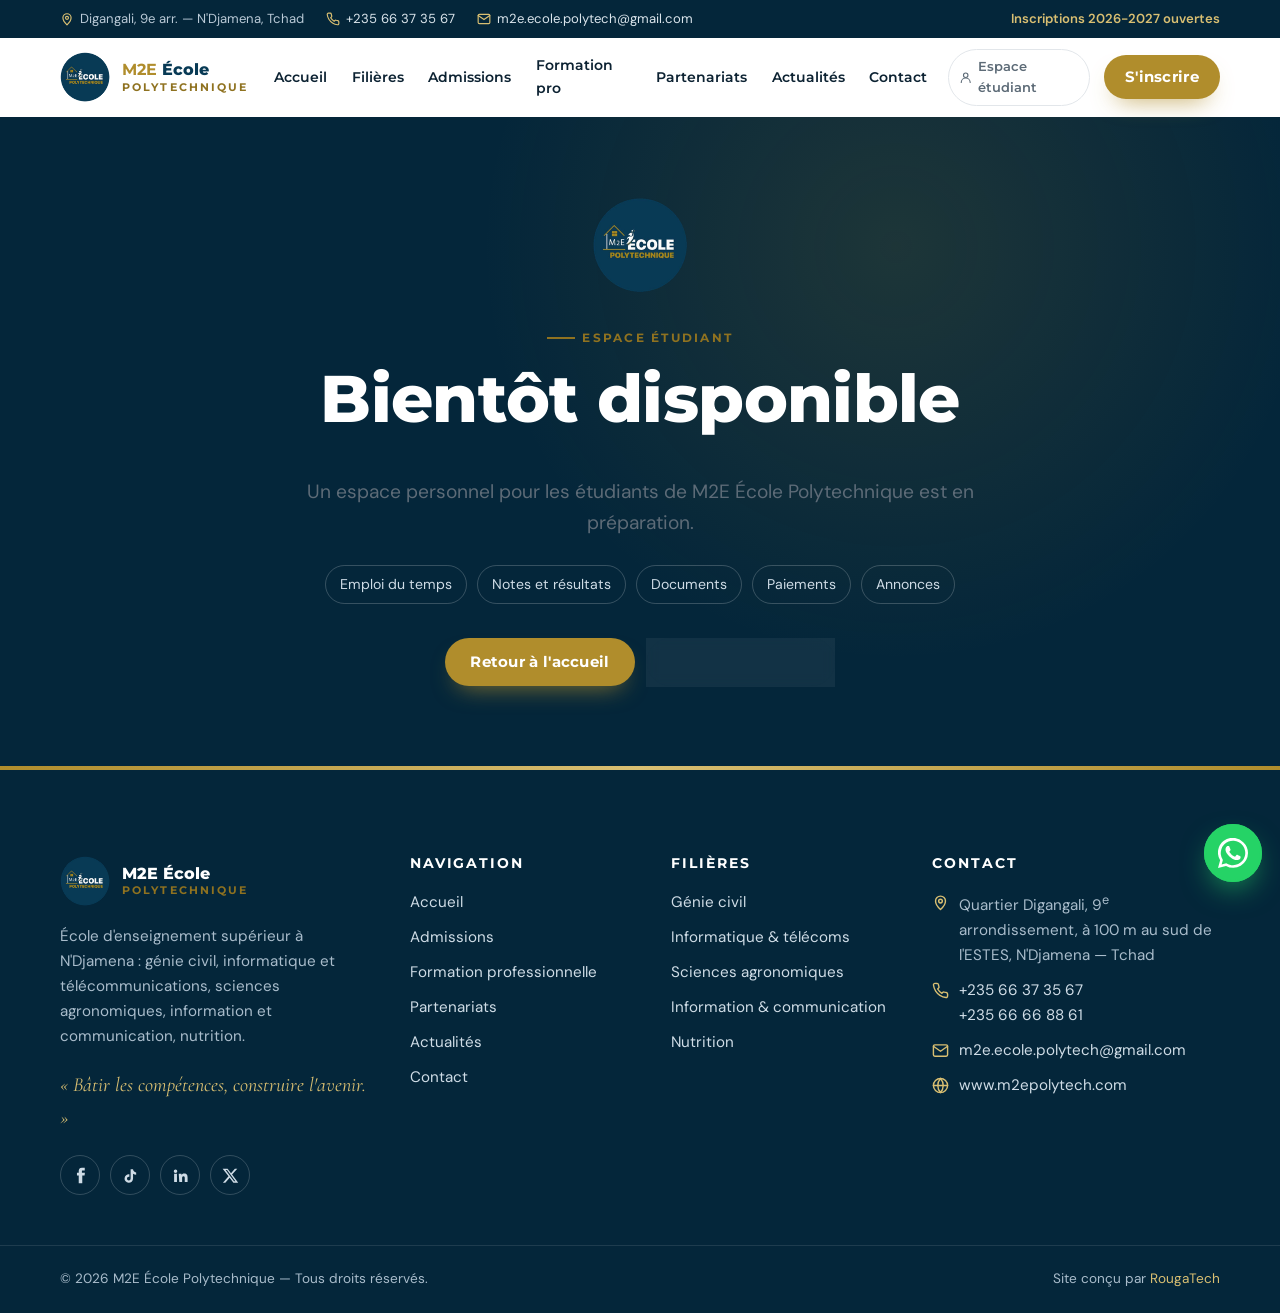
<file: espace-etudiant.html>
<!DOCTYPE html>
<html lang="fr" class="no-js">
<head>
<meta charset="utf-8">
<meta name="viewport" content="width=device-width, initial-scale=1">
<title>Espace étudiant — M2E École Polytechnique</title>
<meta name="description" content="Espace étudiant de M2E École Polytechnique : bientôt disponible.">
<link rel="canonical" href="https://www.m2epolytech.com/espace-etudiant.html">
<meta name="robots" content="noindex">
<meta name="theme-color" content="#083a55">
<meta property="og:type" content="website">
<meta property="og:locale" content="fr_FR">
<meta property="og:site_name" content="M2E École Polytechnique">
<meta property="og:title" content="Espace étudiant — M2E École Polytechnique">
<meta property="og:description" content="Espace étudiant de M2E École Polytechnique : bientôt disponible.">
<meta property="og:url" content="https://www.m2epolytech.com/espace-etudiant.html">
<meta property="og:image" content="https://www.m2epolytech.com/assets/img/og-image.jpg">
<meta name="twitter:card" content="summary_large_image">
<link rel="icon" type="image/png" href="assets/img/favicon.png">
<link rel="apple-touch-icon" href="assets/img/apple-touch-icon.png">
<link rel="preconnect" href="https://fonts.googleapis.com">
<link rel="preconnect" href="https://fonts.gstatic.com" crossorigin>
<link href="https://fonts.googleapis.com/css2?family=Cormorant+Garamond:ital,wght@1,600&family=DM+Sans:wght@400;500;600&family=Montserrat:wght@600;700;800&display=swap" rel="stylesheet">
<link rel="stylesheet" href="assets/css/style.css">
</head>
<body>
<a class="skip-link" href="#contenu">Aller au contenu</a>
<div class="topbar">
  <div class="container">
    <div class="topbar__info">
      <span><svg viewBox="0 0 24 24" fill="none" stroke="currentColor" stroke-width="2" stroke-linecap="round" stroke-linejoin="round" aria-hidden="true"><path d="M12 22s7-6.2 7-12a7 7 0 1 0-14 0c0 5.8 7 12 7 12z"/><circle cx="12" cy="10" r="2.6"/></svg> Digangali, 9e arr. — N'Djamena, Tchad</span>
      <span><svg viewBox="0 0 24 24" fill="none" stroke="currentColor" stroke-width="2" stroke-linecap="round" stroke-linejoin="round" aria-hidden="true"><path d="M22 16.9v3a2 2 0 0 1-2.2 2 19.8 19.8 0 0 1-8.6-3.1 19.5 19.5 0 0 1-6-6A19.8 19.8 0 0 1 2.1 4.2 2 2 0 0 1 4.1 2h3a2 2 0 0 1 2 1.7c.1 1 .4 1.9.7 2.8a2 2 0 0 1-.5 2.1L8 9.9a16 16 0 0 0 6 6l1.3-1.3a2 2 0 0 1 2.1-.4c.9.3 1.8.6 2.8.7a2 2 0 0 1 1.7 2z"/></svg> <a href="tel:+23566373567">+235 66 37 35 67</a></span>
      <span><svg viewBox="0 0 24 24" fill="none" stroke="currentColor" stroke-width="2" stroke-linecap="round" stroke-linejoin="round" aria-hidden="true"><rect x="2" y="4" width="20" height="16" rx="2"/><path d="m22 6-10 7L2 6"/></svg> <a href="mailto:m2e.ecole.polytech@gmail.com">m2e.ecole.polytech@gmail.com</a></span>
    </div>
    <span class="topbar__badge">Inscriptions 2026-2027 ouvertes</span>
  </div>
</div>
<header class="site-header">
  <div class="container">
    <a class="brand" href="index.html" aria-label="M2E École Polytechnique — accueil">
      <img src="assets/img/logo-192.png" alt="Logo M2E École Polytechnique" width="50" height="50">
      <span class="brand__text"><span class="brand__name"><b>M2E</b> École</span><span class="brand__sub">Polytechnique</span></span>
    </a>
    <button class="nav-toggle" aria-label="Ouvrir le menu" aria-expanded="false" aria-controls="menu"><span></span></button>
    <nav class="nav" id="menu" aria-label="Navigation principale">
      <a class="nav__link" href="index.html">Accueil</a>
      <a class="nav__link" href="filieres.html">Filières</a>
      <a class="nav__link" href="admissions.html">Admissions</a>
      <a class="nav__link" href="formation-professionnelle.html">Formation pro</a>
      <a class="nav__link" href="partenariats.html">Partenariats</a>
      <a class="nav__link" href="actualites.html">Actualités</a>
      <a class="nav__link" href="contact.html">Contact</a>
      <a class="nav__student" href="espace-etudiant.html" aria-current="page"><svg viewBox="0 0 24 24" fill="none" stroke="currentColor" stroke-width="2" stroke-linecap="round" stroke-linejoin="round" aria-hidden="true"><circle cx="12" cy="8" r="4"/><path d="M4 21a8 8 0 0 1 16 0"/></svg> Espace étudiant</a>
      <a class="btn btn--gold nav__cta" href="admissions.html#candidature">S'inscrire</a>
    </nav>
  </div>
</header>
<main id="contenu">

<section class="soon">
  <div class="container" style="max-width:760px">
    <img src="assets/img/logo-192.png" alt="" width="96" height="96" style="margin:0 auto 26px;border-radius:50%">
    <span class="eyebrow">Espace étudiant</span>
    <h1>Bientôt disponible</h1>
    <p class="lead">Un espace personnel pour les étudiants de M2E École Polytechnique est en préparation.</p>
    <div class="feature-pills"><span>Emploi du temps</span><span>Notes et résultats</span><span>Documents</span><span>Paiements</span><span>Annonces</span></div>
    <div class="btn-row" style="justify-content:center"><a class="btn btn--gold" href="index.html">Retour à l'accueil</a><a class="btn btn--ghost" href="contact.html">Contacter l'école</a></div>
  </div>
</section>
</main>
<footer class="site-footer">
  <div class="container">
    <div class="footer-grid">
      <div class="footer-brand">
        <a class="brand" href="index.html"><img src="assets/img/logo-192.png" alt="" width="50" height="50" loading="lazy"><span class="brand__text"><span class="brand__name">M2E École</span><span class="brand__sub">Polytechnique</span></span></a>
        <p>École d'enseignement supérieur à N'Djamena : génie civil, informatique et télécommunications, sciences agronomiques, information et communication, nutrition.</p>
        <p class="footer-slogan">« Bâtir les compétences, construire l'avenir. »</p>
        <div class="socials">
          <a href="https://www.facebook.com/m2eecolepolytechnique" target="_blank" rel="noopener" aria-label="Facebook"><svg viewBox="0 0 24 24" fill="currentColor" aria-hidden="true"><path d="M14 8V6c0-.9.6-1 1-1h3V1h-4c-3.6 0-4.5 2.7-4.5 4.5V8H7v4h2.5v11h5V12h3.3l.4-4H14z"/></svg></a>
          <a href="https://www.tiktok.com/@m2eecolepolytechnique" target="_blank" rel="noopener" aria-label="TikTok"><svg viewBox="0 0 24 24" fill="currentColor" aria-hidden="true"><path d="M16.6 5.8A4.3 4.3 0 0 1 15.6 3h-3.4v13.4a2.6 2.6 0 1 1-2.6-2.6c.3 0 .5 0 .8.1V10.4a6 6 0 1 0 5.2 6V9.6a7.6 7.6 0 0 0 4.4 1.4V7.6a4.3 4.3 0 0 1-3.4-1.8z"/></svg></a>
          <a href="https://www.linkedin.com/company/m2eecolepolytechnique" target="_blank" rel="noopener" aria-label="LinkedIn"><svg viewBox="0 0 24 24" fill="currentColor" aria-hidden="true"><path d="M4.98 3.5a2.5 2.5 0 1 1 0 5 2.5 2.5 0 0 1 0-5zM3 9.5h4V21H3zM9.5 9.5h3.8v1.6h.1c.5-1 1.8-2 3.8-2 4 0 4.8 2.6 4.8 6V21h-4v-5.2c0-1.2 0-2.8-1.7-2.8s-2 1.3-2 2.7V21h-4z"/></svg></a>
          <a href="https://x.com/m2eecolepolytechnique" target="_blank" rel="noopener" aria-label="X (Twitter)"><svg viewBox="0 0 24 24" fill="currentColor" aria-hidden="true"><path d="M18.2 2.3h3.4l-7.4 8.4 8.7 11.5h-6.8l-5.3-7-6.1 7H1.3l7.9-9L.9 2.3h7l4.8 6.4 5.5-6.4zm-1.2 17.9h1.9L7.1 4.2h-2z"/></svg></a>
        </div>
      </div>
      <div>
        <h4>Navigation</h4>
        <ul>
          <li><a href="index.html">Accueil</a></li>
          <li><a href="admissions.html">Admissions</a></li>
          <li><a href="formation-professionnelle.html">Formation professionnelle</a></li>
          <li><a href="partenariats.html">Partenariats</a></li>
          <li><a href="actualites.html">Actualités</a></li>
          <li><a href="contact.html">Contact</a></li>
        </ul>
      </div>
      <div>
        <h4>Filières</h4>
        <ul>
          <li><a href="filieres.html#genie-civil">Génie civil</a></li><li><a href="filieres.html#genie-informatique">Informatique & télécoms</a></li><li><a href="filieres.html#sciences-agronomiques">Sciences agronomiques</a></li><li><a href="filieres.html#sciences-information-communication">Information & communication</a></li><li><a href="filieres.html#nutrition">Nutrition</a></li>
        </ul>
      </div>
      <div>
        <h4>Contact</h4>
        <ul class="footer-contact">
          <li><svg viewBox="0 0 24 24" fill="none" stroke="currentColor" stroke-width="2" stroke-linecap="round" stroke-linejoin="round" aria-hidden="true"><path d="M12 22s7-6.2 7-12a7 7 0 1 0-14 0c0 5.8 7 12 7 12z"/><circle cx="12" cy="10" r="2.6"/></svg><span>Quartier Digangali, 9<sup>e</sup> arrondissement, à 100 m au sud de l'ESTES, N'Djamena — Tchad</span></li>
          <li><svg viewBox="0 0 24 24" fill="none" stroke="currentColor" stroke-width="2" stroke-linecap="round" stroke-linejoin="round" aria-hidden="true"><path d="M22 16.9v3a2 2 0 0 1-2.2 2 19.8 19.8 0 0 1-8.6-3.1 19.5 19.5 0 0 1-6-6A19.8 19.8 0 0 1 2.1 4.2 2 2 0 0 1 4.1 2h3a2 2 0 0 1 2 1.7c.1 1 .4 1.9.7 2.8a2 2 0 0 1-.5 2.1L8 9.9a16 16 0 0 0 6 6l1.3-1.3a2 2 0 0 1 2.1-.4c.9.3 1.8.6 2.8.7a2 2 0 0 1 1.7 2z"/></svg><span><a href="tel:+23566373567">+235 66 37 35 67</a><br><a href="tel:+23566668861">+235 66 66 88 61</a></span></li>
          <li><svg viewBox="0 0 24 24" fill="none" stroke="currentColor" stroke-width="2" stroke-linecap="round" stroke-linejoin="round" aria-hidden="true"><rect x="2" y="4" width="20" height="16" rx="2"/><path d="m22 6-10 7L2 6"/></svg><a href="mailto:m2e.ecole.polytech@gmail.com">m2e.ecole.polytech@gmail.com</a></li>
          <li><svg viewBox="0 0 24 24" fill="none" stroke="currentColor" stroke-width="2" stroke-linecap="round" stroke-linejoin="round" aria-hidden="true"><circle cx="12" cy="12" r="10"/><path d="M2 12h20M12 2a15 15 0 0 1 0 20M12 2a15 15 0 0 0 0 20"/></svg><a href="https://www.m2epolytech.com">www.m2epolytech.com</a></li>
        </ul>
      </div>
    </div>
  </div>
  <div class="footer-bottom">
    <div class="container">
      <span>© <span data-year>2026</span> M2E École Polytechnique — Tous droits réservés.</span>
      <span>Site conçu par <a href="https://rougatech.com" target="_blank" rel="noopener">RougaTech</a></span>
    </div>
  </div>
</footer>
<a class="wa-float" href="https://wa.me/23566373567?text=Bonjour%20M2E%20%C3%89cole%20Polytechnique%2C%20je%20souhaite%20avoir%20des%20informations." target="_blank" rel="noopener" aria-label="Écrire sur WhatsApp"><svg viewBox="0 0 24 24" fill="currentColor" aria-hidden="true"><path d="M17.5 14.4c-.3-.1-1.8-.9-2-1-.3-.1-.5-.1-.7.1-.2.3-.8 1-.9 1.2-.2.2-.3.2-.6.1-.3-.1-1.3-.5-2.4-1.5-.9-.8-1.5-1.8-1.7-2.1-.2-.3 0-.5.1-.6l.4-.5.3-.5c.1-.2 0-.4 0-.5l-.9-2.2c-.2-.6-.5-.5-.7-.5h-.6c-.2 0-.5.1-.8.4-.3.3-1 1-1 2.5s1.1 2.9 1.2 3.1c.1.2 2.1 3.2 5.1 4.5.7.3 1.3.5 1.7.6.7.2 1.4.2 1.9.1.6-.1 1.8-.7 2-1.4.3-.7.3-1.3.2-1.4-.1-.1-.3-.2-.6-.3zM12 21.8c-1.8 0-3.5-.5-5-1.4l-.4-.2-3.7 1 1-3.6-.2-.4A9.8 9.8 0 1 1 12 21.8zm8.4-18.2A11.8 11.8 0 0 0 1.7 17.8L0 24l6.4-1.7A11.8 11.8 0 0 0 24 12a11.7 11.7 0 0 0-3.6-8.4z"/></svg></a>
<button class="to-top" aria-label="Revenir en haut"><svg viewBox="0 0 24 24" fill="none" stroke="currentColor" stroke-width="2.4" stroke-linecap="round" stroke-linejoin="round" aria-hidden="true"><path d="M12 19V5M5 12l7-7 7 7"/></svg></button>
<script src="assets/js/main.js" defer></script>
</body>
</html>
</file>
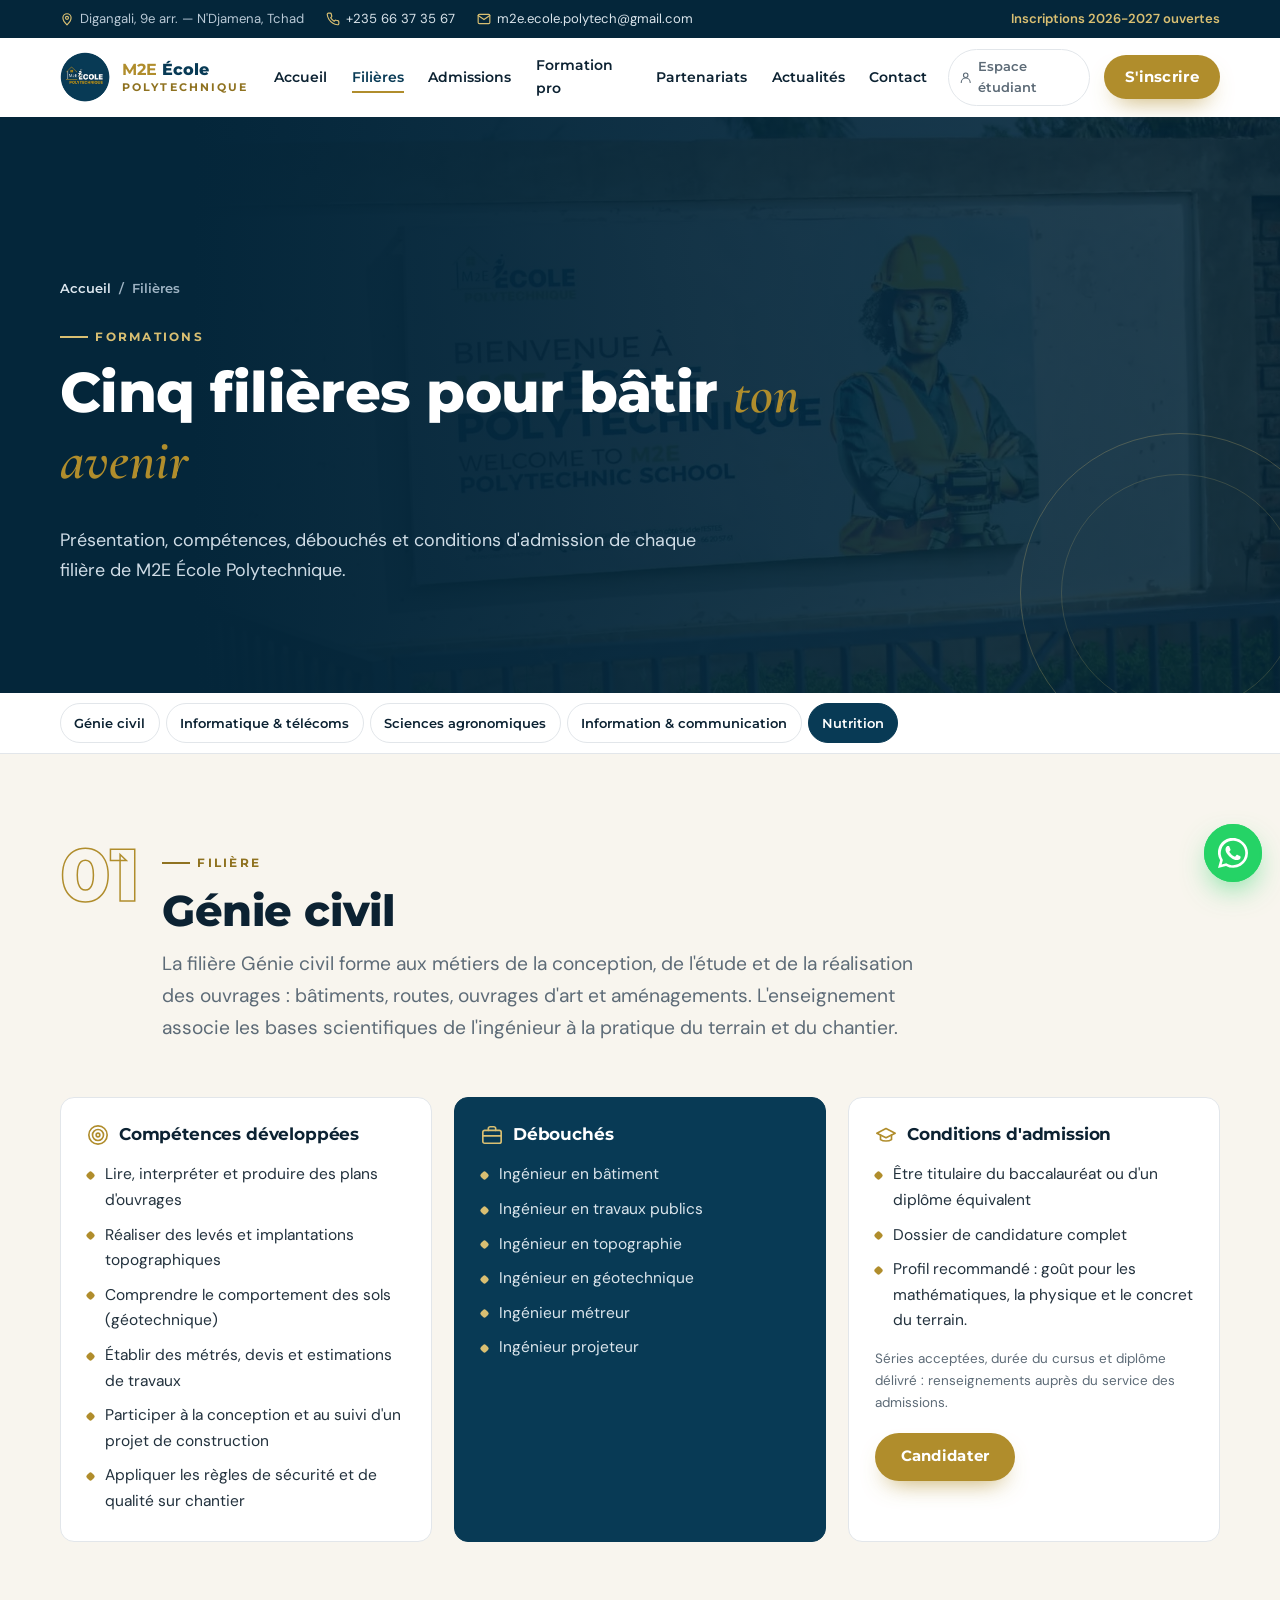
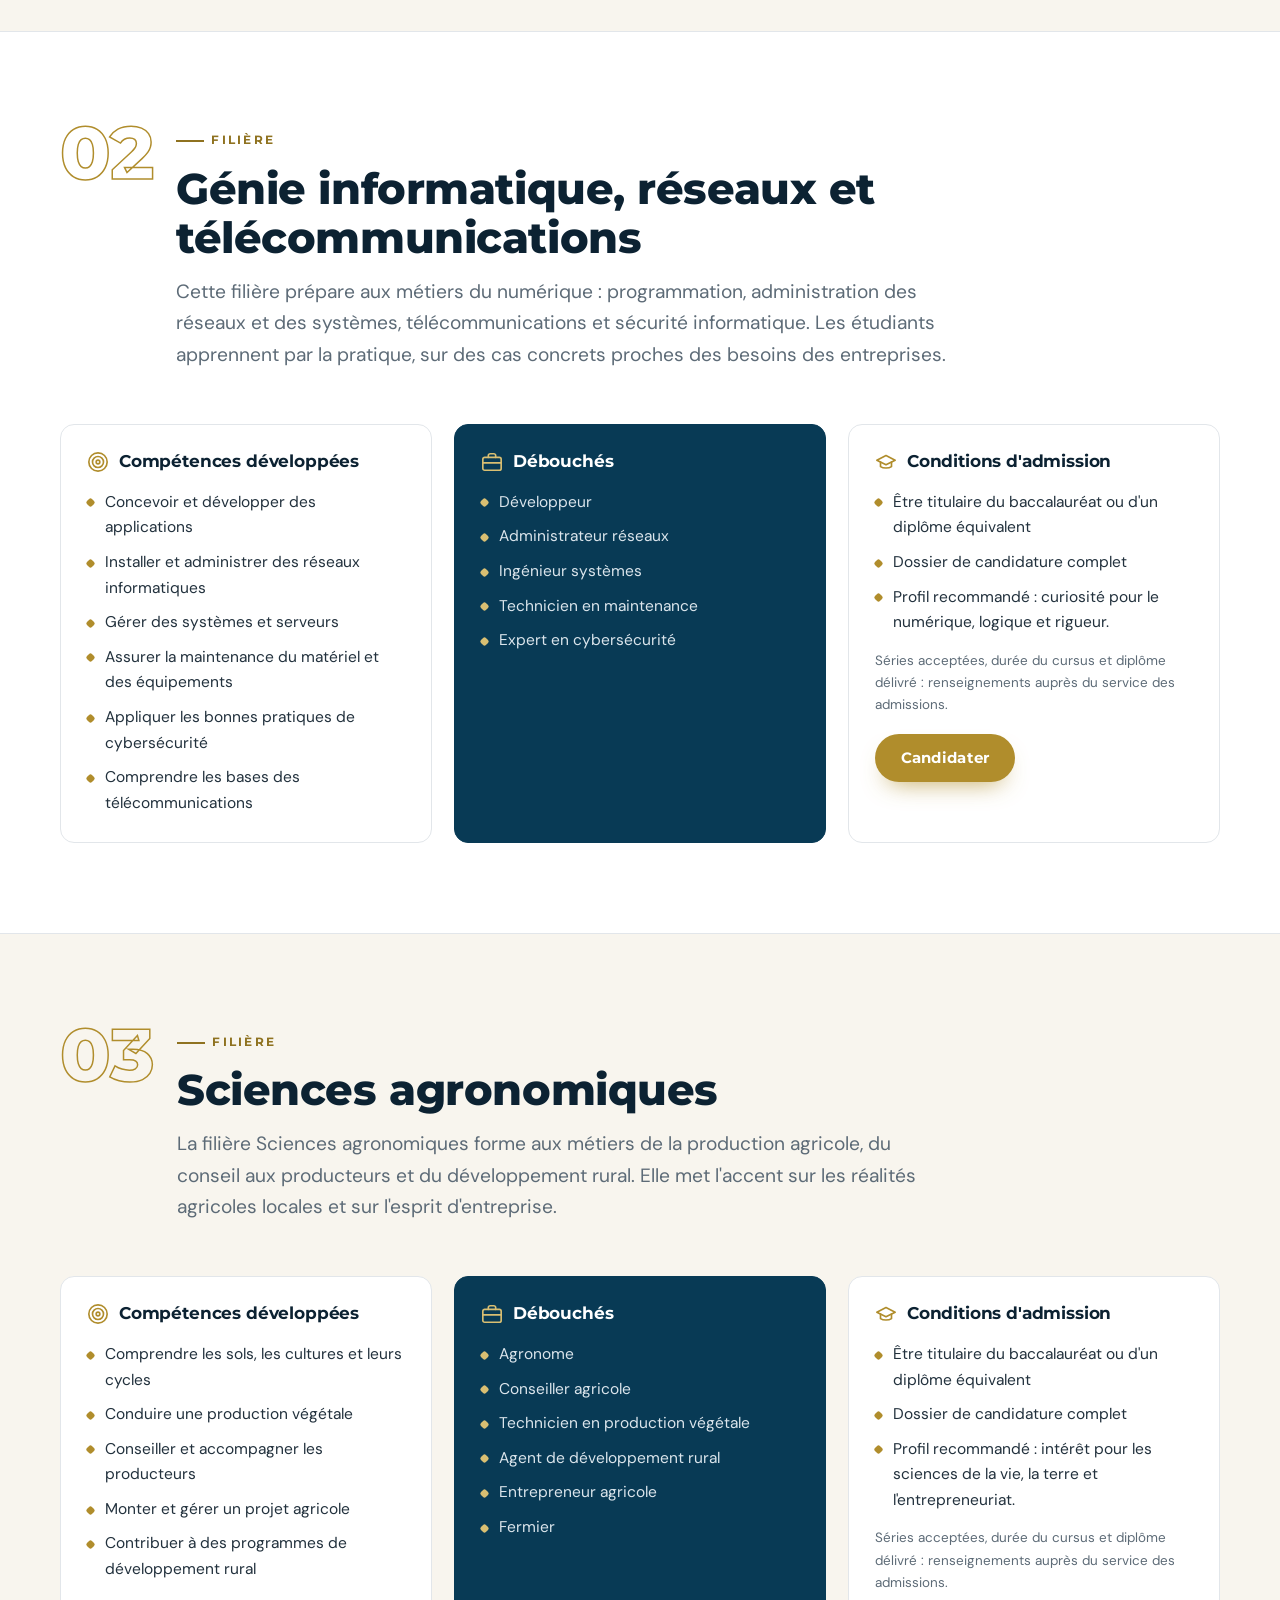
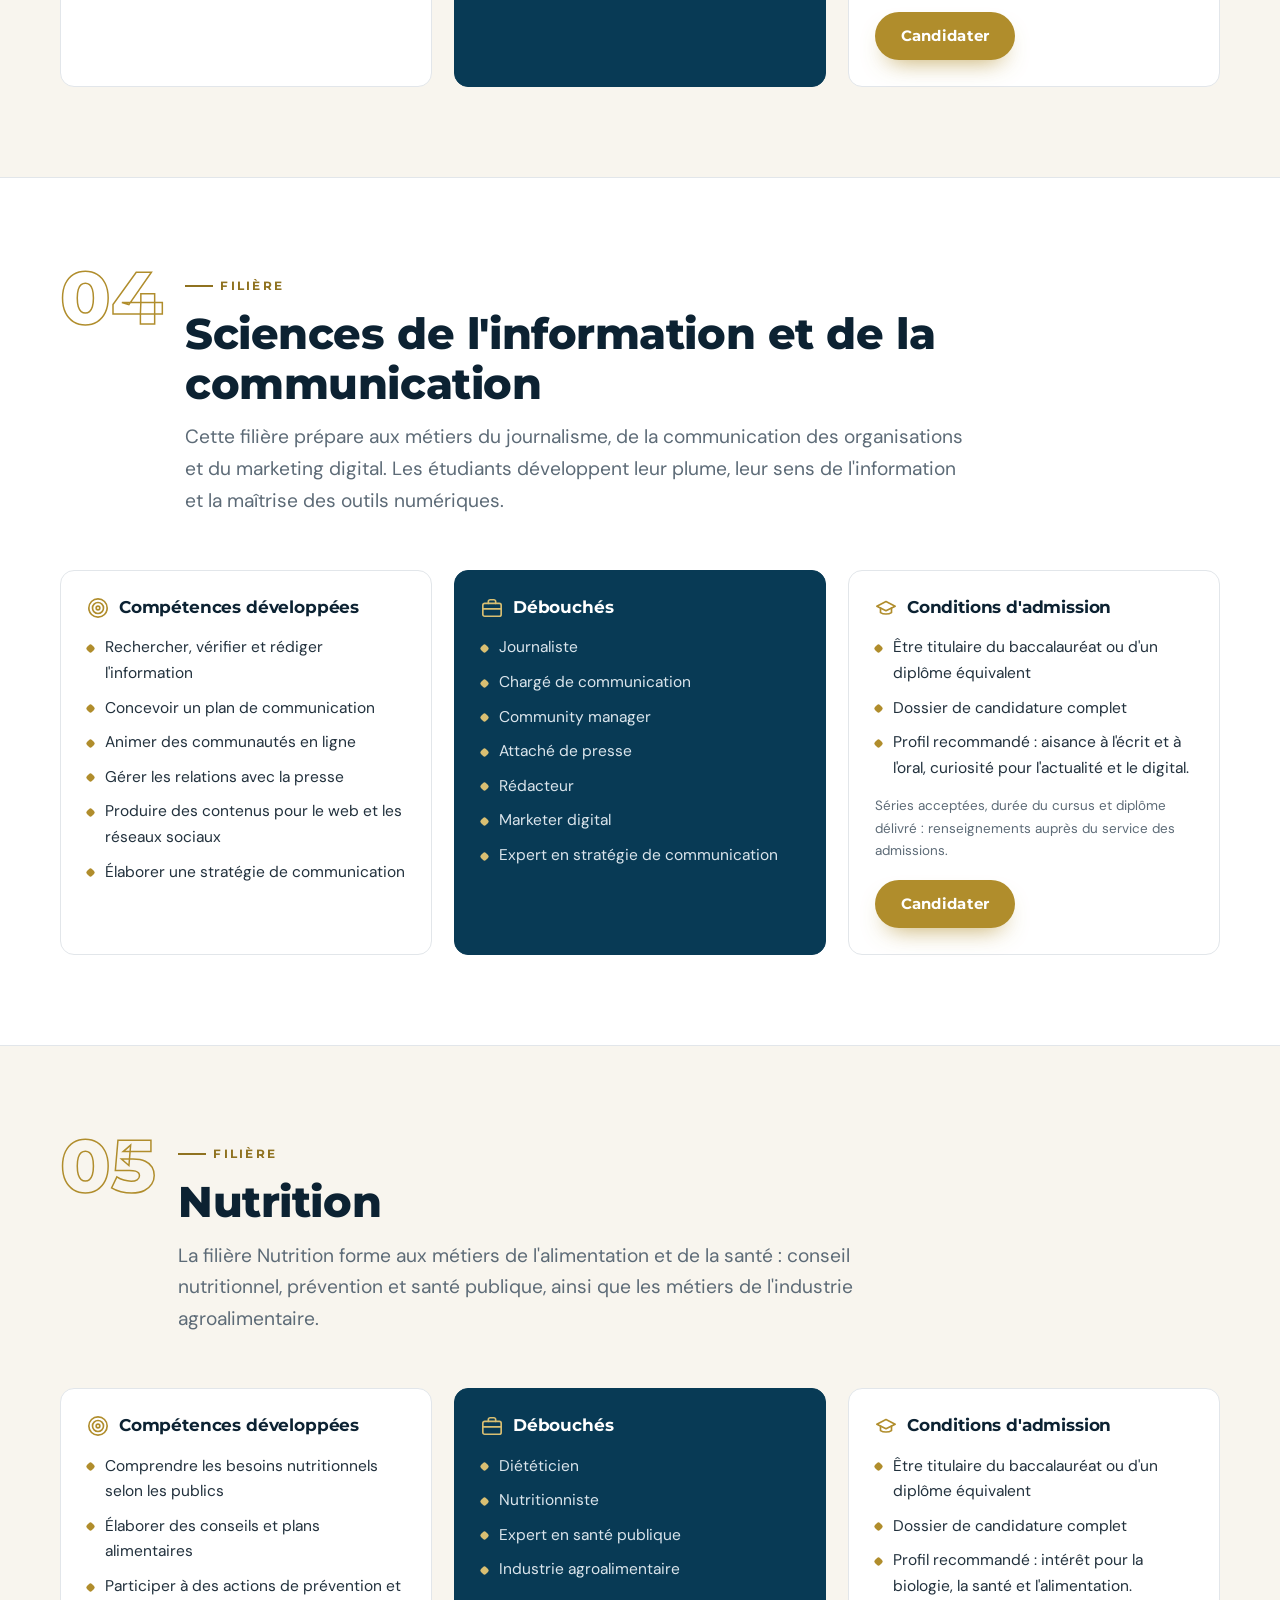
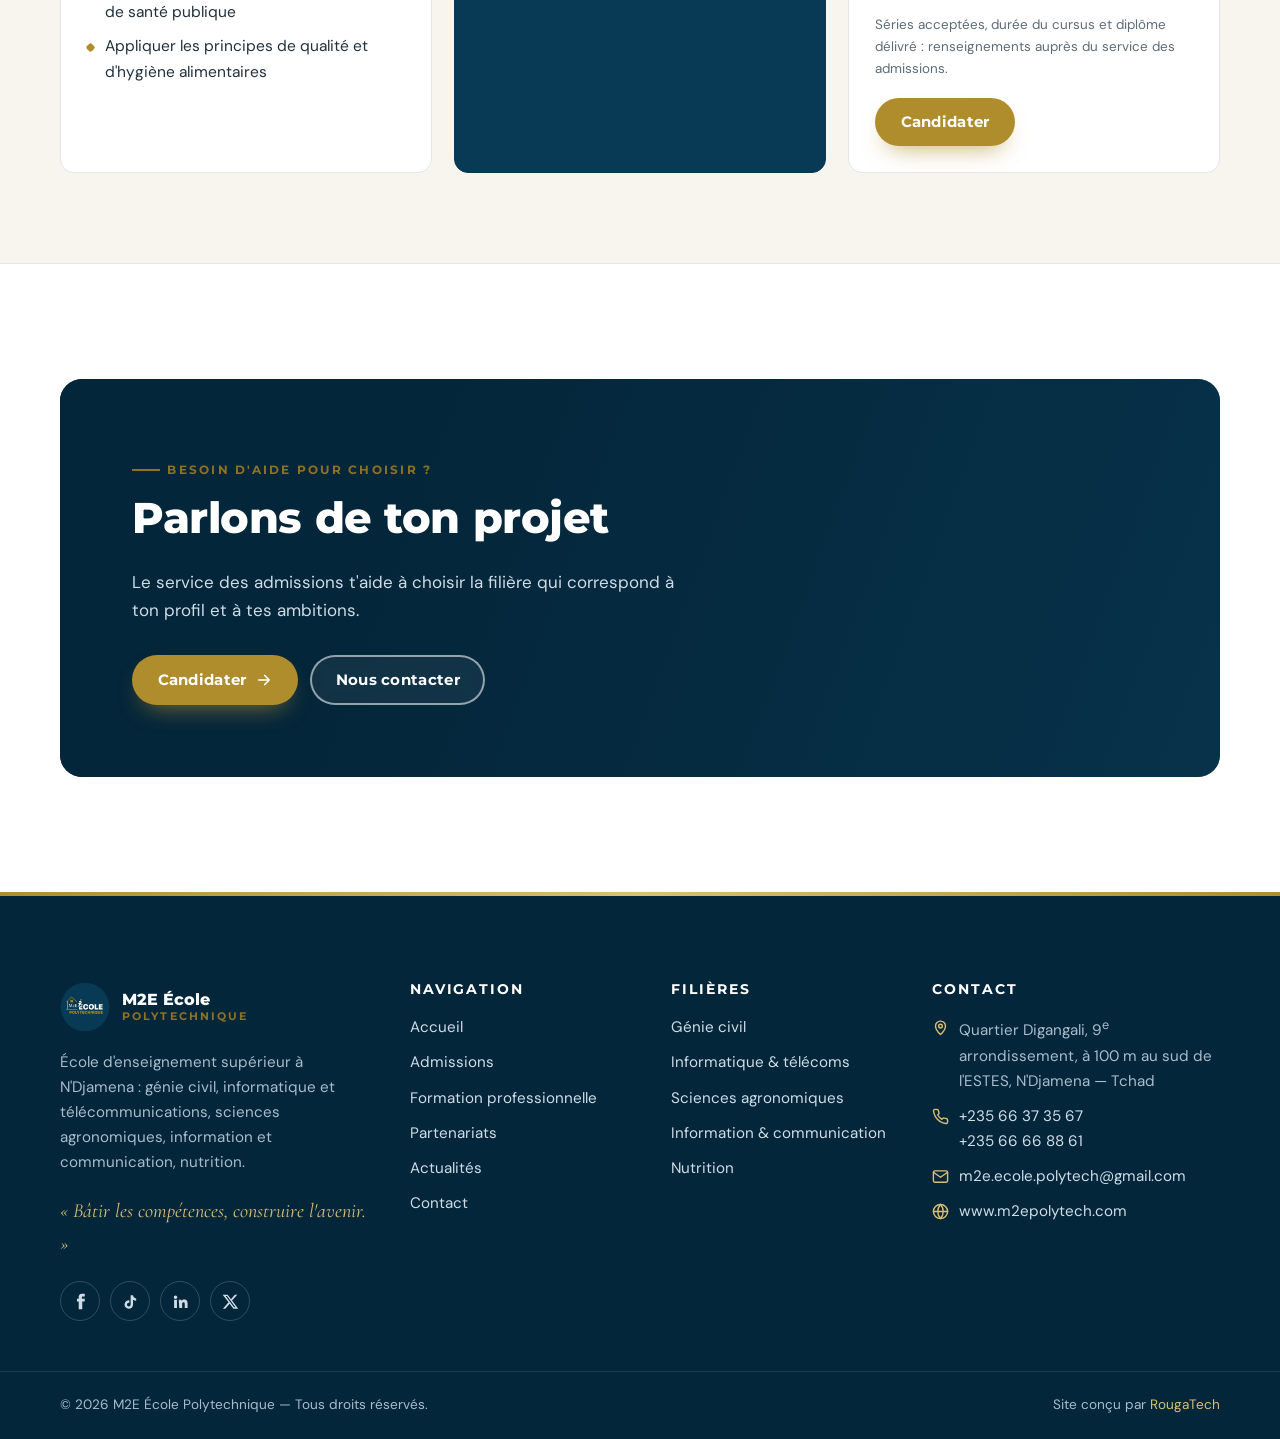
<file: filieres.html>
<!DOCTYPE html>
<html lang="fr" class="no-js">
<head>
<meta charset="utf-8">
<meta name="viewport" content="width=device-width, initial-scale=1">
<title>Nos filières — M2E École Polytechnique, N'Djamena</title>
<meta name="description" content="Génie civil, génie informatique, réseaux et télécommunications, sciences agronomiques, sciences de l'information et de la communication, nutrition : présentation, compétences, débouchés et admission.">
<link rel="canonical" href="https://www.m2epolytech.com/filieres.html">
<meta name="theme-color" content="#083a55">
<meta property="og:type" content="website">
<meta property="og:locale" content="fr_FR">
<meta property="og:site_name" content="M2E École Polytechnique">
<meta property="og:title" content="Nos filières — M2E École Polytechnique, N'Djamena">
<meta property="og:description" content="Génie civil, génie informatique, réseaux et télécommunications, sciences agronomiques, sciences de l'information et de la communication, nutrition : présentation, compétences, débouchés et admission.">
<meta property="og:url" content="https://www.m2epolytech.com/filieres.html">
<meta property="og:image" content="https://www.m2epolytech.com/assets/img/og-image.jpg">
<meta name="twitter:card" content="summary_large_image">
<link rel="icon" type="image/png" href="assets/img/favicon.png">
<link rel="apple-touch-icon" href="assets/img/apple-touch-icon.png">
<link rel="preconnect" href="https://fonts.googleapis.com">
<link rel="preconnect" href="https://fonts.gstatic.com" crossorigin>
<link href="https://fonts.googleapis.com/css2?family=Cormorant+Garamond:ital,wght@1,600&family=DM+Sans:wght@400;500;600&family=Montserrat:wght@600;700;800&display=swap" rel="stylesheet">
<link rel="stylesheet" href="assets/css/style.css">
</head>
<body>
<a class="skip-link" href="#contenu">Aller au contenu</a>
<div class="topbar">
  <div class="container">
    <div class="topbar__info">
      <span><svg viewBox="0 0 24 24" fill="none" stroke="currentColor" stroke-width="2" stroke-linecap="round" stroke-linejoin="round" aria-hidden="true"><path d="M12 22s7-6.2 7-12a7 7 0 1 0-14 0c0 5.8 7 12 7 12z"/><circle cx="12" cy="10" r="2.6"/></svg> Digangali, 9e arr. — N'Djamena, Tchad</span>
      <span><svg viewBox="0 0 24 24" fill="none" stroke="currentColor" stroke-width="2" stroke-linecap="round" stroke-linejoin="round" aria-hidden="true"><path d="M22 16.9v3a2 2 0 0 1-2.2 2 19.8 19.8 0 0 1-8.6-3.1 19.5 19.5 0 0 1-6-6A19.8 19.8 0 0 1 2.1 4.2 2 2 0 0 1 4.1 2h3a2 2 0 0 1 2 1.7c.1 1 .4 1.9.7 2.8a2 2 0 0 1-.5 2.1L8 9.9a16 16 0 0 0 6 6l1.3-1.3a2 2 0 0 1 2.1-.4c.9.3 1.8.6 2.8.7a2 2 0 0 1 1.7 2z"/></svg> <a href="tel:+23566373567">+235 66 37 35 67</a></span>
      <span><svg viewBox="0 0 24 24" fill="none" stroke="currentColor" stroke-width="2" stroke-linecap="round" stroke-linejoin="round" aria-hidden="true"><rect x="2" y="4" width="20" height="16" rx="2"/><path d="m22 6-10 7L2 6"/></svg> <a href="mailto:m2e.ecole.polytech@gmail.com">m2e.ecole.polytech@gmail.com</a></span>
    </div>
    <span class="topbar__badge">Inscriptions 2026-2027 ouvertes</span>
  </div>
</div>
<header class="site-header">
  <div class="container">
    <a class="brand" href="index.html" aria-label="M2E École Polytechnique — accueil">
      <img src="assets/img/logo-192.png" alt="Logo M2E École Polytechnique" width="50" height="50">
      <span class="brand__text"><span class="brand__name"><b>M2E</b> École</span><span class="brand__sub">Polytechnique</span></span>
    </a>
    <button class="nav-toggle" aria-label="Ouvrir le menu" aria-expanded="false" aria-controls="menu"><span></span></button>
    <nav class="nav" id="menu" aria-label="Navigation principale">
      <a class="nav__link" href="index.html">Accueil</a>
      <a class="nav__link" href="filieres.html" aria-current="page">Filières</a>
      <a class="nav__link" href="admissions.html">Admissions</a>
      <a class="nav__link" href="formation-professionnelle.html">Formation pro</a>
      <a class="nav__link" href="partenariats.html">Partenariats</a>
      <a class="nav__link" href="actualites.html">Actualités</a>
      <a class="nav__link" href="contact.html">Contact</a>
      <a class="nav__student" href="espace-etudiant.html"><svg viewBox="0 0 24 24" fill="none" stroke="currentColor" stroke-width="2" stroke-linecap="round" stroke-linejoin="round" aria-hidden="true"><circle cx="12" cy="8" r="4"/><path d="M4 21a8 8 0 0 1 16 0"/></svg> Espace étudiant</a>
      <a class="btn btn--gold nav__cta" href="admissions.html#candidature">S'inscrire</a>
    </nav>
  </div>
</header>
<main id="contenu">
<section class="page-hero">
  <div class="page-hero__bg" style="background-image:url('assets/img/panneau-entree.webp')"></div>
  <div class="page-hero__line"></div>
  <div class="container">
    <nav class="breadcrumb" aria-label="Fil d'Ariane"><a href="index.html">Accueil</a><span aria-hidden="true">/</span><span>Filières</span></nav>
    <span class="eyebrow">Formations</span>
    <h1>Cinq filières pour bâtir <span class="serif-accent">ton avenir</span></h1>
    <p>Présentation, compétences, débouchés et conditions d'admission de chaque filière de M2E École Polytechnique.</p>
  </div>
</section>
<nav class="subnav" aria-label="Filières"><div class="container"><a href="#genie-civil">Génie civil</a><a href="#genie-informatique">Informatique & télécoms</a><a href="#sciences-agronomiques">Sciences agronomiques</a><a href="#sciences-information-communication">Information & communication</a><a href="#nutrition">Nutrition</a></div></nav>
<section class="program" id="genie-civil">
  <div class="container">
    <div class="program__head reveal">
      <span class="program__num" aria-hidden="true">01</span>
      <div>
        <span class="eyebrow">Filière</span>
        <h2>Génie civil</h2>
        <p class="lead" style="max-width:780px">La filière Génie civil forme aux métiers de la conception, de l'étude et de la réalisation des ouvrages : bâtiments, routes, ouvrages d'art et aménagements. L'enseignement associe les bases scientifiques de l'ingénieur à la pratique du terrain et du chantier.</p>
      </div>
    </div>
    <div class="program__grid">
      <div class="info-box reveal reveal-d1"><h3><svg viewBox="0 0 24 24" fill="none" stroke="currentColor" stroke-width="1.8" stroke-linecap="round" stroke-linejoin="round" aria-hidden="true"><circle cx="12" cy="12" r="10"/><circle cx="12" cy="12" r="6"/><circle cx="12" cy="12" r="2"/></svg> Compétences développées</h3><ul><li>Lire, interpréter et produire des plans d'ouvrages</li><li>Réaliser des levés et implantations topographiques</li><li>Comprendre le comportement des sols (géotechnique)</li><li>Établir des métrés, devis et estimations de travaux</li><li>Participer à la conception et au suivi d'un projet de construction</li><li>Appliquer les règles de sécurité et de qualité sur chantier</li></ul></div>
      <div class="info-box info-box--navy reveal reveal-d2"><h3><svg viewBox="0 0 24 24" fill="none" stroke="currentColor" stroke-width="1.8" stroke-linecap="round" stroke-linejoin="round" aria-hidden="true"><rect x="2" y="7" width="20" height="14" rx="2"/><path d="M16 7V5a2 2 0 0 0-2-2h-4a2 2 0 0 0-2 2v2M2 13h20"/></svg> Débouchés</h3><ul><li>Ingénieur en bâtiment</li><li>Ingénieur en travaux publics</li><li>Ingénieur en topographie</li><li>Ingénieur en géotechnique</li><li>Ingénieur métreur</li><li>Ingénieur projeteur</li></ul></div>
      <div class="info-box reveal reveal-d3"><h3><svg viewBox="0 0 24 24" fill="none" stroke="currentColor" stroke-width="1.8" stroke-linecap="round" stroke-linejoin="round" aria-hidden="true"><path d="M22 10 12 5 2 10l10 5 10-5z"/><path d="M6 12v5c3 2 9 2 12 0v-5"/></svg> Conditions d'admission</h3>
        <ul><li>Être titulaire du baccalauréat ou d'un diplôme équivalent</li><li>Dossier de candidature complet</li><li>Profil recommandé : goût pour les mathématiques, la physique et le concret du terrain.</li></ul>
        <p class="note">Séries acceptées, durée du cursus et diplôme délivré : renseignements auprès du service des admissions.</p>
        <div class="btn-row" style="margin-top:18px"><a class="btn btn--gold" href="admissions.html?filiere=genie-civil#candidature">Candidater</a></div>
      </div>
    </div>
  </div>
</section>
<section class="program" id="genie-informatique">
  <div class="container">
    <div class="program__head reveal">
      <span class="program__num" aria-hidden="true">02</span>
      <div>
        <span class="eyebrow">Filière</span>
        <h2>Génie informatique, réseaux et télécommunications</h2>
        <p class="lead" style="max-width:780px">Cette filière prépare aux métiers du numérique : programmation, administration des réseaux et des systèmes, télécommunications et sécurité informatique. Les étudiants apprennent par la pratique, sur des cas concrets proches des besoins des entreprises.</p>
      </div>
    </div>
    <div class="program__grid">
      <div class="info-box reveal reveal-d1"><h3><svg viewBox="0 0 24 24" fill="none" stroke="currentColor" stroke-width="1.8" stroke-linecap="round" stroke-linejoin="round" aria-hidden="true"><circle cx="12" cy="12" r="10"/><circle cx="12" cy="12" r="6"/><circle cx="12" cy="12" r="2"/></svg> Compétences développées</h3><ul><li>Concevoir et développer des applications</li><li>Installer et administrer des réseaux informatiques</li><li>Gérer des systèmes et serveurs</li><li>Assurer la maintenance du matériel et des équipements</li><li>Appliquer les bonnes pratiques de cybersécurité</li><li>Comprendre les bases des télécommunications</li></ul></div>
      <div class="info-box info-box--navy reveal reveal-d2"><h3><svg viewBox="0 0 24 24" fill="none" stroke="currentColor" stroke-width="1.8" stroke-linecap="round" stroke-linejoin="round" aria-hidden="true"><rect x="2" y="7" width="20" height="14" rx="2"/><path d="M16 7V5a2 2 0 0 0-2-2h-4a2 2 0 0 0-2 2v2M2 13h20"/></svg> Débouchés</h3><ul><li>Développeur</li><li>Administrateur réseaux</li><li>Ingénieur systèmes</li><li>Technicien en maintenance</li><li>Expert en cybersécurité</li></ul></div>
      <div class="info-box reveal reveal-d3"><h3><svg viewBox="0 0 24 24" fill="none" stroke="currentColor" stroke-width="1.8" stroke-linecap="round" stroke-linejoin="round" aria-hidden="true"><path d="M22 10 12 5 2 10l10 5 10-5z"/><path d="M6 12v5c3 2 9 2 12 0v-5"/></svg> Conditions d'admission</h3>
        <ul><li>Être titulaire du baccalauréat ou d'un diplôme équivalent</li><li>Dossier de candidature complet</li><li>Profil recommandé : curiosité pour le numérique, logique et rigueur.</li></ul>
        <p class="note">Séries acceptées, durée du cursus et diplôme délivré : renseignements auprès du service des admissions.</p>
        <div class="btn-row" style="margin-top:18px"><a class="btn btn--gold" href="admissions.html?filiere=genie-informatique#candidature">Candidater</a></div>
      </div>
    </div>
  </div>
</section>
<section class="program" id="sciences-agronomiques">
  <div class="container">
    <div class="program__head reveal">
      <span class="program__num" aria-hidden="true">03</span>
      <div>
        <span class="eyebrow">Filière</span>
        <h2>Sciences agronomiques</h2>
        <p class="lead" style="max-width:780px">La filière Sciences agronomiques forme aux métiers de la production agricole, du conseil aux producteurs et du développement rural. Elle met l'accent sur les réalités agricoles locales et sur l'esprit d'entreprise.</p>
      </div>
    </div>
    <div class="program__grid">
      <div class="info-box reveal reveal-d1"><h3><svg viewBox="0 0 24 24" fill="none" stroke="currentColor" stroke-width="1.8" stroke-linecap="round" stroke-linejoin="round" aria-hidden="true"><circle cx="12" cy="12" r="10"/><circle cx="12" cy="12" r="6"/><circle cx="12" cy="12" r="2"/></svg> Compétences développées</h3><ul><li>Comprendre les sols, les cultures et leurs cycles</li><li>Conduire une production végétale</li><li>Conseiller et accompagner les producteurs</li><li>Monter et gérer un projet agricole</li><li>Contribuer à des programmes de développement rural</li></ul></div>
      <div class="info-box info-box--navy reveal reveal-d2"><h3><svg viewBox="0 0 24 24" fill="none" stroke="currentColor" stroke-width="1.8" stroke-linecap="round" stroke-linejoin="round" aria-hidden="true"><rect x="2" y="7" width="20" height="14" rx="2"/><path d="M16 7V5a2 2 0 0 0-2-2h-4a2 2 0 0 0-2 2v2M2 13h20"/></svg> Débouchés</h3><ul><li>Agronome</li><li>Conseiller agricole</li><li>Technicien en production végétale</li><li>Agent de développement rural</li><li>Entrepreneur agricole</li><li>Fermier</li></ul></div>
      <div class="info-box reveal reveal-d3"><h3><svg viewBox="0 0 24 24" fill="none" stroke="currentColor" stroke-width="1.8" stroke-linecap="round" stroke-linejoin="round" aria-hidden="true"><path d="M22 10 12 5 2 10l10 5 10-5z"/><path d="M6 12v5c3 2 9 2 12 0v-5"/></svg> Conditions d'admission</h3>
        <ul><li>Être titulaire du baccalauréat ou d'un diplôme équivalent</li><li>Dossier de candidature complet</li><li>Profil recommandé : intérêt pour les sciences de la vie, la terre et l'entrepreneuriat.</li></ul>
        <p class="note">Séries acceptées, durée du cursus et diplôme délivré : renseignements auprès du service des admissions.</p>
        <div class="btn-row" style="margin-top:18px"><a class="btn btn--gold" href="admissions.html?filiere=sciences-agronomiques#candidature">Candidater</a></div>
      </div>
    </div>
  </div>
</section>
<section class="program" id="sciences-information-communication">
  <div class="container">
    <div class="program__head reveal">
      <span class="program__num" aria-hidden="true">04</span>
      <div>
        <span class="eyebrow">Filière</span>
        <h2>Sciences de l'information et de la communication</h2>
        <p class="lead" style="max-width:780px">Cette filière prépare aux métiers du journalisme, de la communication des organisations et du marketing digital. Les étudiants développent leur plume, leur sens de l'information et la maîtrise des outils numériques.</p>
      </div>
    </div>
    <div class="program__grid">
      <div class="info-box reveal reveal-d1"><h3><svg viewBox="0 0 24 24" fill="none" stroke="currentColor" stroke-width="1.8" stroke-linecap="round" stroke-linejoin="round" aria-hidden="true"><circle cx="12" cy="12" r="10"/><circle cx="12" cy="12" r="6"/><circle cx="12" cy="12" r="2"/></svg> Compétences développées</h3><ul><li>Rechercher, vérifier et rédiger l'information</li><li>Concevoir un plan de communication</li><li>Animer des communautés en ligne</li><li>Gérer les relations avec la presse</li><li>Produire des contenus pour le web et les réseaux sociaux</li><li>Élaborer une stratégie de communication</li></ul></div>
      <div class="info-box info-box--navy reveal reveal-d2"><h3><svg viewBox="0 0 24 24" fill="none" stroke="currentColor" stroke-width="1.8" stroke-linecap="round" stroke-linejoin="round" aria-hidden="true"><rect x="2" y="7" width="20" height="14" rx="2"/><path d="M16 7V5a2 2 0 0 0-2-2h-4a2 2 0 0 0-2 2v2M2 13h20"/></svg> Débouchés</h3><ul><li>Journaliste</li><li>Chargé de communication</li><li>Community manager</li><li>Attaché de presse</li><li>Rédacteur</li><li>Marketer digital</li><li>Expert en stratégie de communication</li></ul></div>
      <div class="info-box reveal reveal-d3"><h3><svg viewBox="0 0 24 24" fill="none" stroke="currentColor" stroke-width="1.8" stroke-linecap="round" stroke-linejoin="round" aria-hidden="true"><path d="M22 10 12 5 2 10l10 5 10-5z"/><path d="M6 12v5c3 2 9 2 12 0v-5"/></svg> Conditions d'admission</h3>
        <ul><li>Être titulaire du baccalauréat ou d'un diplôme équivalent</li><li>Dossier de candidature complet</li><li>Profil recommandé : aisance à l'écrit et à l'oral, curiosité pour l'actualité et le digital.</li></ul>
        <p class="note">Séries acceptées, durée du cursus et diplôme délivré : renseignements auprès du service des admissions.</p>
        <div class="btn-row" style="margin-top:18px"><a class="btn btn--gold" href="admissions.html?filiere=sciences-information-communication#candidature">Candidater</a></div>
      </div>
    </div>
  </div>
</section>
<section class="program" id="nutrition">
  <div class="container">
    <div class="program__head reveal">
      <span class="program__num" aria-hidden="true">05</span>
      <div>
        <span class="eyebrow">Filière</span>
        <h2>Nutrition</h2>
        <p class="lead" style="max-width:780px">La filière Nutrition forme aux métiers de l'alimentation et de la santé : conseil nutritionnel, prévention et santé publique, ainsi que les métiers de l'industrie agroalimentaire.</p>
      </div>
    </div>
    <div class="program__grid">
      <div class="info-box reveal reveal-d1"><h3><svg viewBox="0 0 24 24" fill="none" stroke="currentColor" stroke-width="1.8" stroke-linecap="round" stroke-linejoin="round" aria-hidden="true"><circle cx="12" cy="12" r="10"/><circle cx="12" cy="12" r="6"/><circle cx="12" cy="12" r="2"/></svg> Compétences développées</h3><ul><li>Comprendre les besoins nutritionnels selon les publics</li><li>Élaborer des conseils et plans alimentaires</li><li>Participer à des actions de prévention et de santé publique</li><li>Appliquer les principes de qualité et d'hygiène alimentaires</li></ul></div>
      <div class="info-box info-box--navy reveal reveal-d2"><h3><svg viewBox="0 0 24 24" fill="none" stroke="currentColor" stroke-width="1.8" stroke-linecap="round" stroke-linejoin="round" aria-hidden="true"><rect x="2" y="7" width="20" height="14" rx="2"/><path d="M16 7V5a2 2 0 0 0-2-2h-4a2 2 0 0 0-2 2v2M2 13h20"/></svg> Débouchés</h3><ul><li>Diététicien</li><li>Nutritionniste</li><li>Expert en santé publique</li><li>Industrie agroalimentaire</li></ul></div>
      <div class="info-box reveal reveal-d3"><h3><svg viewBox="0 0 24 24" fill="none" stroke="currentColor" stroke-width="1.8" stroke-linecap="round" stroke-linejoin="round" aria-hidden="true"><path d="M22 10 12 5 2 10l10 5 10-5z"/><path d="M6 12v5c3 2 9 2 12 0v-5"/></svg> Conditions d'admission</h3>
        <ul><li>Être titulaire du baccalauréat ou d'un diplôme équivalent</li><li>Dossier de candidature complet</li><li>Profil recommandé : intérêt pour la biologie, la santé et l'alimentation.</li></ul>
        <p class="note">Séries acceptées, durée du cursus et diplôme délivré : renseignements auprès du service des admissions.</p>
        <div class="btn-row" style="margin-top:18px"><a class="btn btn--gold" href="admissions.html?filiere=nutrition#candidature">Candidater</a></div>
      </div>
    </div>
  </div>
</section>

<section class="section">
  <div class="container">
    <div class="cta-band reveal">
      <div class="cta-band__bg" style="background-image:url('assets/img/salle-de-cours-sm.webp')"></div>
      <span class="eyebrow">Besoin d'aide pour choisir ?</span>
      <h2>Parlons de ton projet</h2>
      <p>Le service des admissions t'aide à choisir la filière qui correspond à ton profil et à tes ambitions.</p>
      <div class="btn-row"><a class="btn btn--gold" href="admissions.html#candidature">Candidater <svg viewBox="0 0 24 24" fill="none" stroke="currentColor" stroke-width="2.2" stroke-linecap="round" stroke-linejoin="round" aria-hidden="true"><path d="M5 12h14M13 6l6 6-6 6"/></svg></a><a class="btn btn--ghost" href="contact.html">Nous contacter</a></div>
    </div>
  </div>
</section>
</main>
<footer class="site-footer">
  <div class="container">
    <div class="footer-grid">
      <div class="footer-brand">
        <a class="brand" href="index.html"><img src="assets/img/logo-192.png" alt="" width="50" height="50" loading="lazy"><span class="brand__text"><span class="brand__name">M2E École</span><span class="brand__sub">Polytechnique</span></span></a>
        <p>École d'enseignement supérieur à N'Djamena : génie civil, informatique et télécommunications, sciences agronomiques, information et communication, nutrition.</p>
        <p class="footer-slogan">« Bâtir les compétences, construire l'avenir. »</p>
        <div class="socials">
          <a href="https://www.facebook.com/m2eecolepolytechnique" target="_blank" rel="noopener" aria-label="Facebook"><svg viewBox="0 0 24 24" fill="currentColor" aria-hidden="true"><path d="M14 8V6c0-.9.6-1 1-1h3V1h-4c-3.6 0-4.5 2.7-4.5 4.5V8H7v4h2.5v11h5V12h3.3l.4-4H14z"/></svg></a>
          <a href="https://www.tiktok.com/@m2eecolepolytechnique" target="_blank" rel="noopener" aria-label="TikTok"><svg viewBox="0 0 24 24" fill="currentColor" aria-hidden="true"><path d="M16.6 5.8A4.3 4.3 0 0 1 15.6 3h-3.4v13.4a2.6 2.6 0 1 1-2.6-2.6c.3 0 .5 0 .8.1V10.4a6 6 0 1 0 5.2 6V9.6a7.6 7.6 0 0 0 4.4 1.4V7.6a4.3 4.3 0 0 1-3.4-1.8z"/></svg></a>
          <a href="https://www.linkedin.com/company/m2eecolepolytechnique" target="_blank" rel="noopener" aria-label="LinkedIn"><svg viewBox="0 0 24 24" fill="currentColor" aria-hidden="true"><path d="M4.98 3.5a2.5 2.5 0 1 1 0 5 2.5 2.5 0 0 1 0-5zM3 9.5h4V21H3zM9.5 9.5h3.8v1.6h.1c.5-1 1.8-2 3.8-2 4 0 4.8 2.6 4.8 6V21h-4v-5.2c0-1.2 0-2.8-1.7-2.8s-2 1.3-2 2.7V21h-4z"/></svg></a>
          <a href="https://x.com/m2eecolepolytechnique" target="_blank" rel="noopener" aria-label="X (Twitter)"><svg viewBox="0 0 24 24" fill="currentColor" aria-hidden="true"><path d="M18.2 2.3h3.4l-7.4 8.4 8.7 11.5h-6.8l-5.3-7-6.1 7H1.3l7.9-9L.9 2.3h7l4.8 6.4 5.5-6.4zm-1.2 17.9h1.9L7.1 4.2h-2z"/></svg></a>
        </div>
      </div>
      <div>
        <h4>Navigation</h4>
        <ul>
          <li><a href="index.html">Accueil</a></li>
          <li><a href="admissions.html">Admissions</a></li>
          <li><a href="formation-professionnelle.html">Formation professionnelle</a></li>
          <li><a href="partenariats.html">Partenariats</a></li>
          <li><a href="actualites.html">Actualités</a></li>
          <li><a href="contact.html">Contact</a></li>
        </ul>
      </div>
      <div>
        <h4>Filières</h4>
        <ul>
          <li><a href="filieres.html#genie-civil">Génie civil</a></li><li><a href="filieres.html#genie-informatique">Informatique & télécoms</a></li><li><a href="filieres.html#sciences-agronomiques">Sciences agronomiques</a></li><li><a href="filieres.html#sciences-information-communication">Information & communication</a></li><li><a href="filieres.html#nutrition">Nutrition</a></li>
        </ul>
      </div>
      <div>
        <h4>Contact</h4>
        <ul class="footer-contact">
          <li><svg viewBox="0 0 24 24" fill="none" stroke="currentColor" stroke-width="2" stroke-linecap="round" stroke-linejoin="round" aria-hidden="true"><path d="M12 22s7-6.2 7-12a7 7 0 1 0-14 0c0 5.8 7 12 7 12z"/><circle cx="12" cy="10" r="2.6"/></svg><span>Quartier Digangali, 9<sup>e</sup> arrondissement, à 100 m au sud de l'ESTES, N'Djamena — Tchad</span></li>
          <li><svg viewBox="0 0 24 24" fill="none" stroke="currentColor" stroke-width="2" stroke-linecap="round" stroke-linejoin="round" aria-hidden="true"><path d="M22 16.9v3a2 2 0 0 1-2.2 2 19.8 19.8 0 0 1-8.6-3.1 19.5 19.5 0 0 1-6-6A19.8 19.8 0 0 1 2.1 4.2 2 2 0 0 1 4.1 2h3a2 2 0 0 1 2 1.7c.1 1 .4 1.9.7 2.8a2 2 0 0 1-.5 2.1L8 9.9a16 16 0 0 0 6 6l1.3-1.3a2 2 0 0 1 2.1-.4c.9.3 1.8.6 2.8.7a2 2 0 0 1 1.7 2z"/></svg><span><a href="tel:+23566373567">+235 66 37 35 67</a><br><a href="tel:+23566668861">+235 66 66 88 61</a></span></li>
          <li><svg viewBox="0 0 24 24" fill="none" stroke="currentColor" stroke-width="2" stroke-linecap="round" stroke-linejoin="round" aria-hidden="true"><rect x="2" y="4" width="20" height="16" rx="2"/><path d="m22 6-10 7L2 6"/></svg><a href="mailto:m2e.ecole.polytech@gmail.com">m2e.ecole.polytech@gmail.com</a></li>
          <li><svg viewBox="0 0 24 24" fill="none" stroke="currentColor" stroke-width="2" stroke-linecap="round" stroke-linejoin="round" aria-hidden="true"><circle cx="12" cy="12" r="10"/><path d="M2 12h20M12 2a15 15 0 0 1 0 20M12 2a15 15 0 0 0 0 20"/></svg><a href="https://www.m2epolytech.com">www.m2epolytech.com</a></li>
        </ul>
      </div>
    </div>
  </div>
  <div class="footer-bottom">
    <div class="container">
      <span>© <span data-year>2026</span> M2E École Polytechnique — Tous droits réservés.</span>
      <span>Site conçu par <a href="https://rougatech.com" target="_blank" rel="noopener">RougaTech</a></span>
    </div>
  </div>
</footer>
<a class="wa-float" href="https://wa.me/23566373567?text=Bonjour%20M2E%20%C3%89cole%20Polytechnique%2C%20je%20souhaite%20avoir%20des%20informations." target="_blank" rel="noopener" aria-label="Écrire sur WhatsApp"><svg viewBox="0 0 24 24" fill="currentColor" aria-hidden="true"><path d="M17.5 14.4c-.3-.1-1.8-.9-2-1-.3-.1-.5-.1-.7.1-.2.3-.8 1-.9 1.2-.2.2-.3.2-.6.1-.3-.1-1.3-.5-2.4-1.5-.9-.8-1.5-1.8-1.7-2.1-.2-.3 0-.5.1-.6l.4-.5.3-.5c.1-.2 0-.4 0-.5l-.9-2.2c-.2-.6-.5-.5-.7-.5h-.6c-.2 0-.5.1-.8.4-.3.3-1 1-1 2.5s1.1 2.9 1.2 3.1c.1.2 2.1 3.2 5.1 4.5.7.3 1.3.5 1.7.6.7.2 1.4.2 1.9.1.6-.1 1.8-.7 2-1.4.3-.7.3-1.3.2-1.4-.1-.1-.3-.2-.6-.3zM12 21.8c-1.8 0-3.5-.5-5-1.4l-.4-.2-3.7 1 1-3.6-.2-.4A9.8 9.8 0 1 1 12 21.8zm8.4-18.2A11.8 11.8 0 0 0 1.7 17.8L0 24l6.4-1.7A11.8 11.8 0 0 0 24 12a11.7 11.7 0 0 0-3.6-8.4z"/></svg></a>
<button class="to-top" aria-label="Revenir en haut"><svg viewBox="0 0 24 24" fill="none" stroke="currentColor" stroke-width="2.4" stroke-linecap="round" stroke-linejoin="round" aria-hidden="true"><path d="M12 19V5M5 12l7-7 7 7"/></svg></button>
<script src="assets/js/main.js" defer></script>
</body>
</html>
</file>
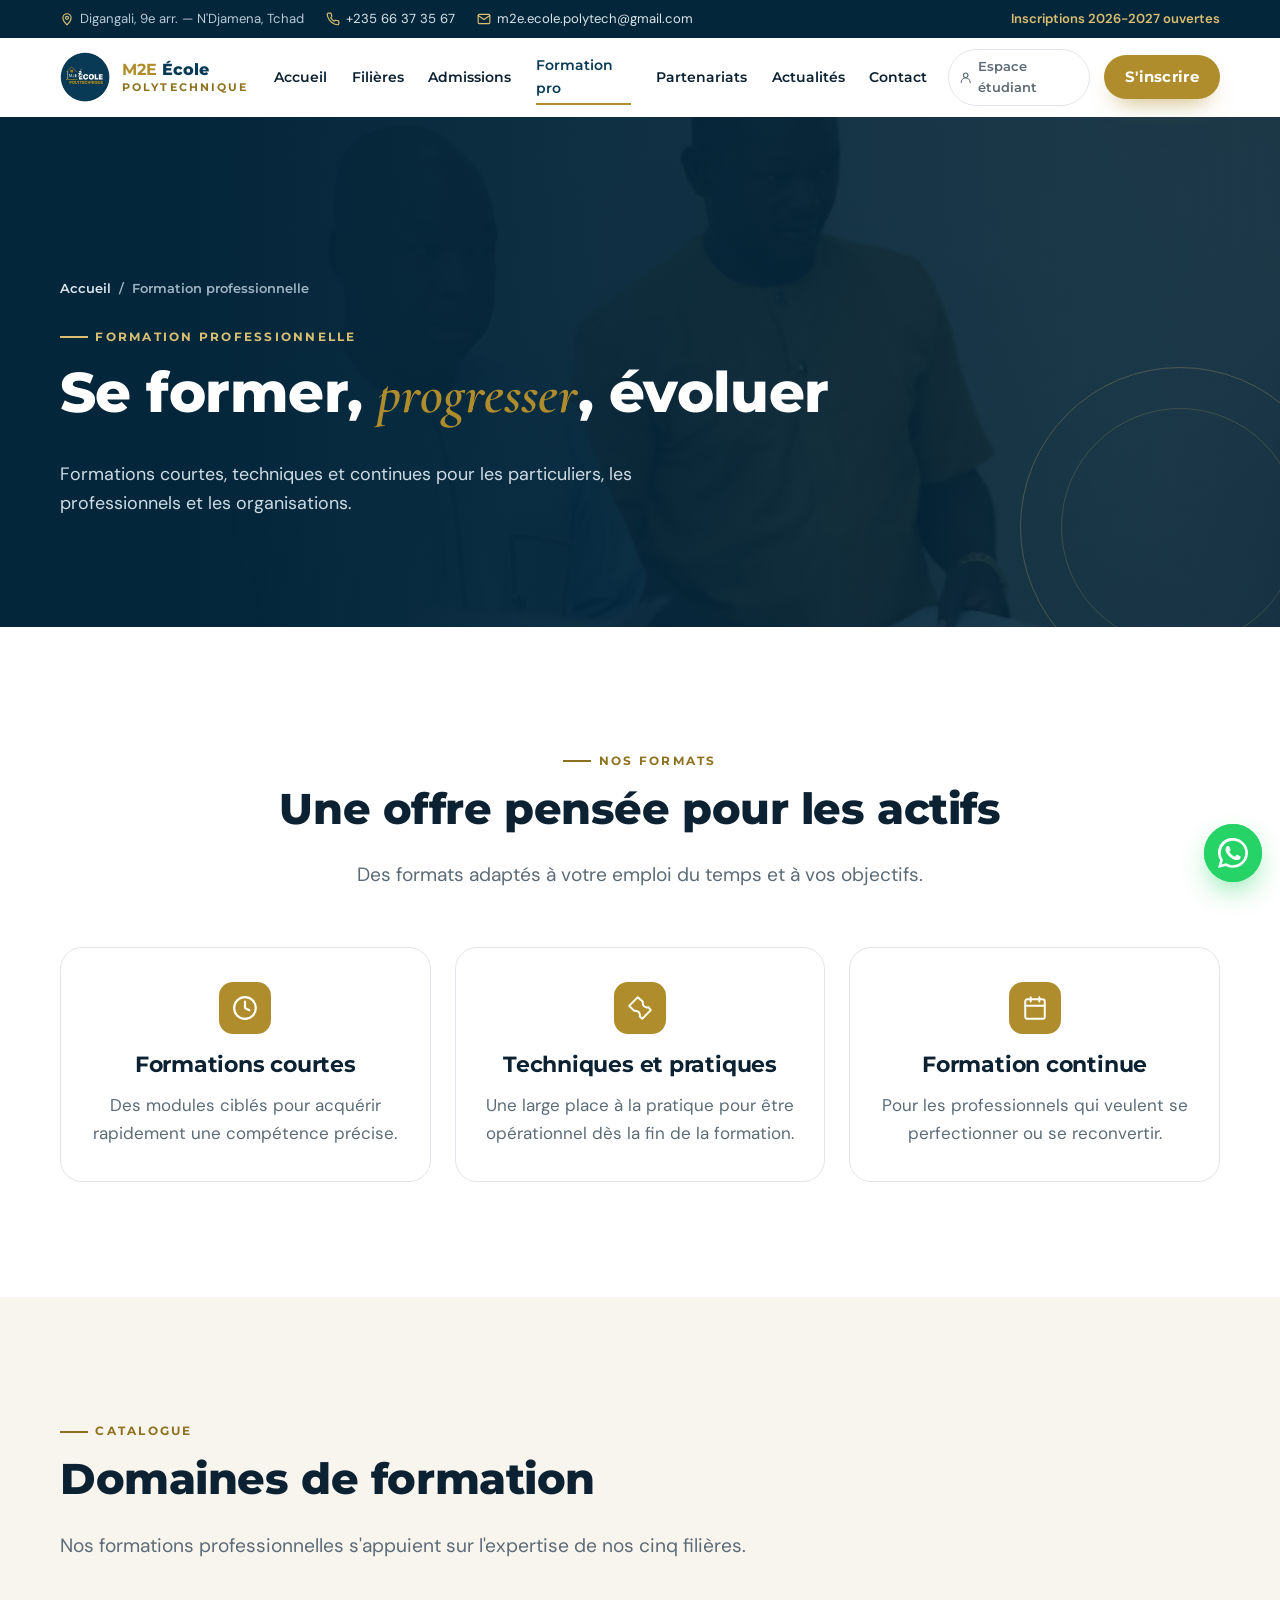
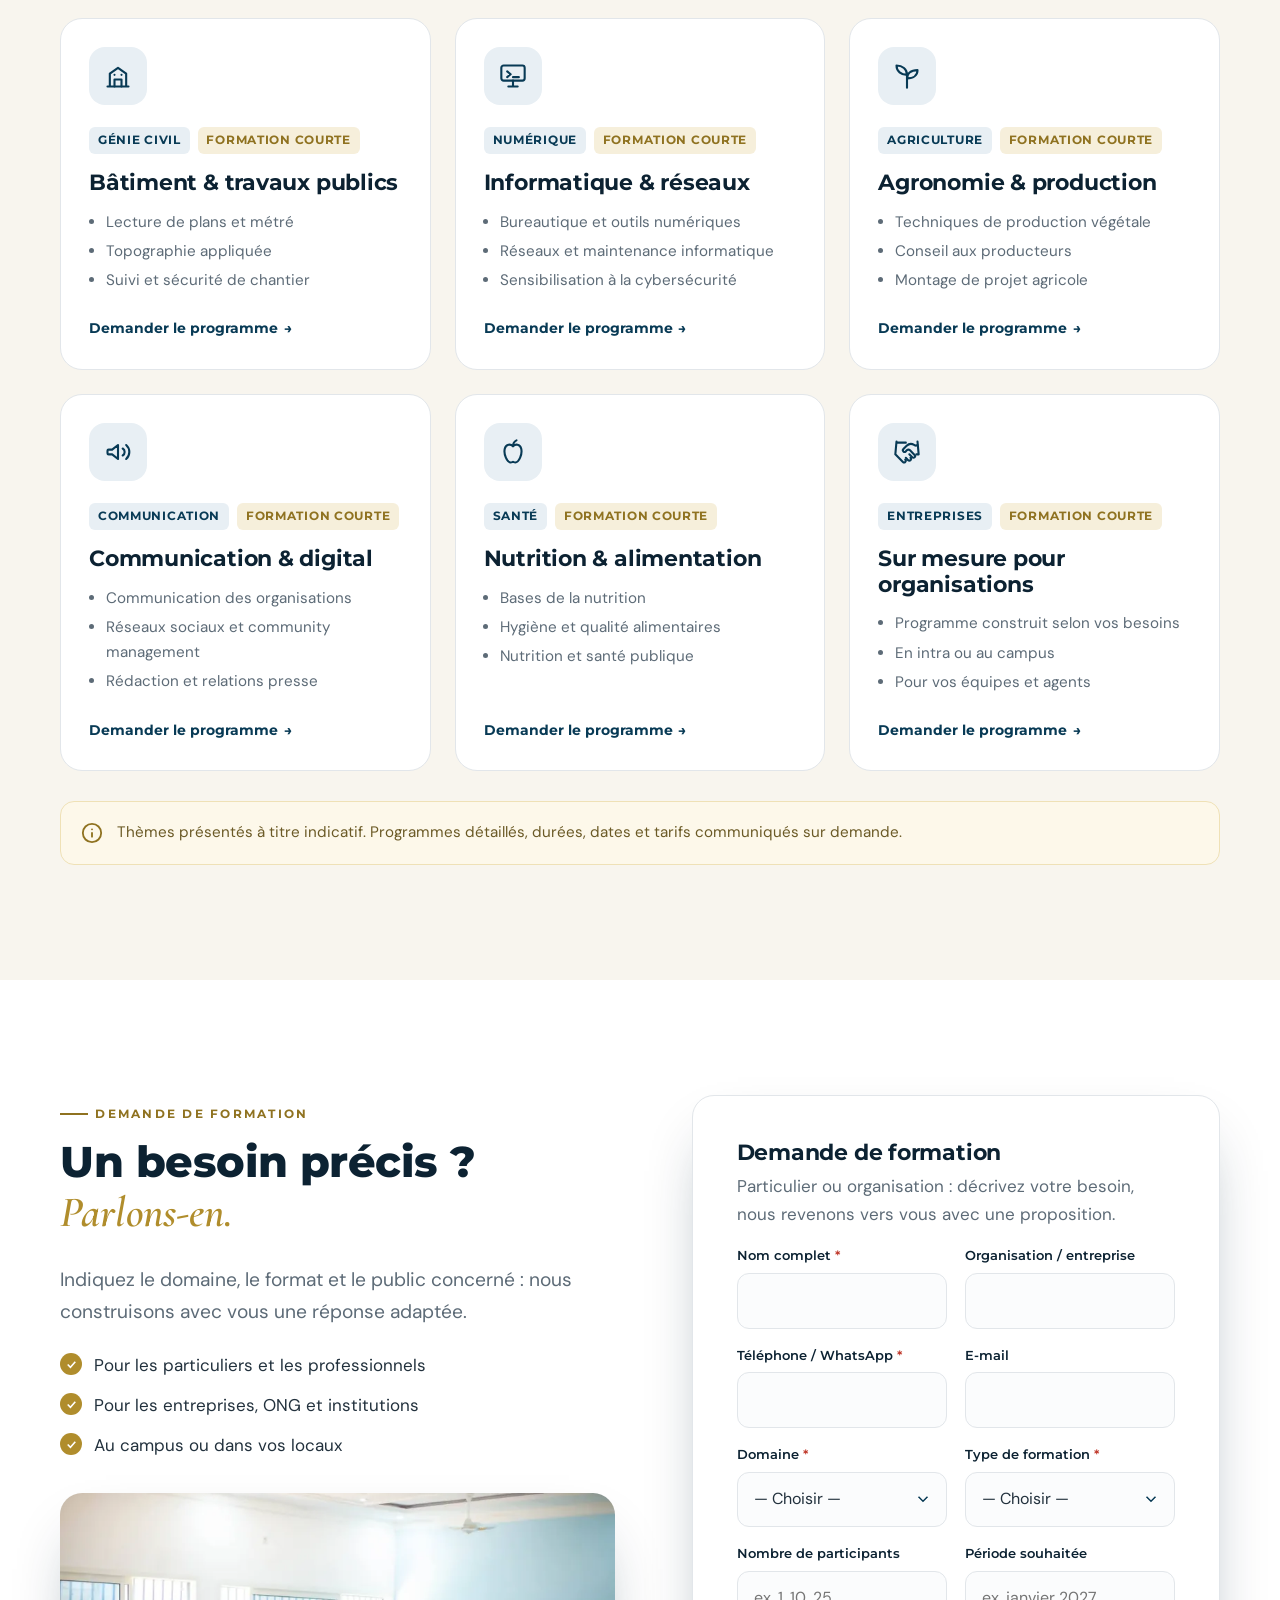
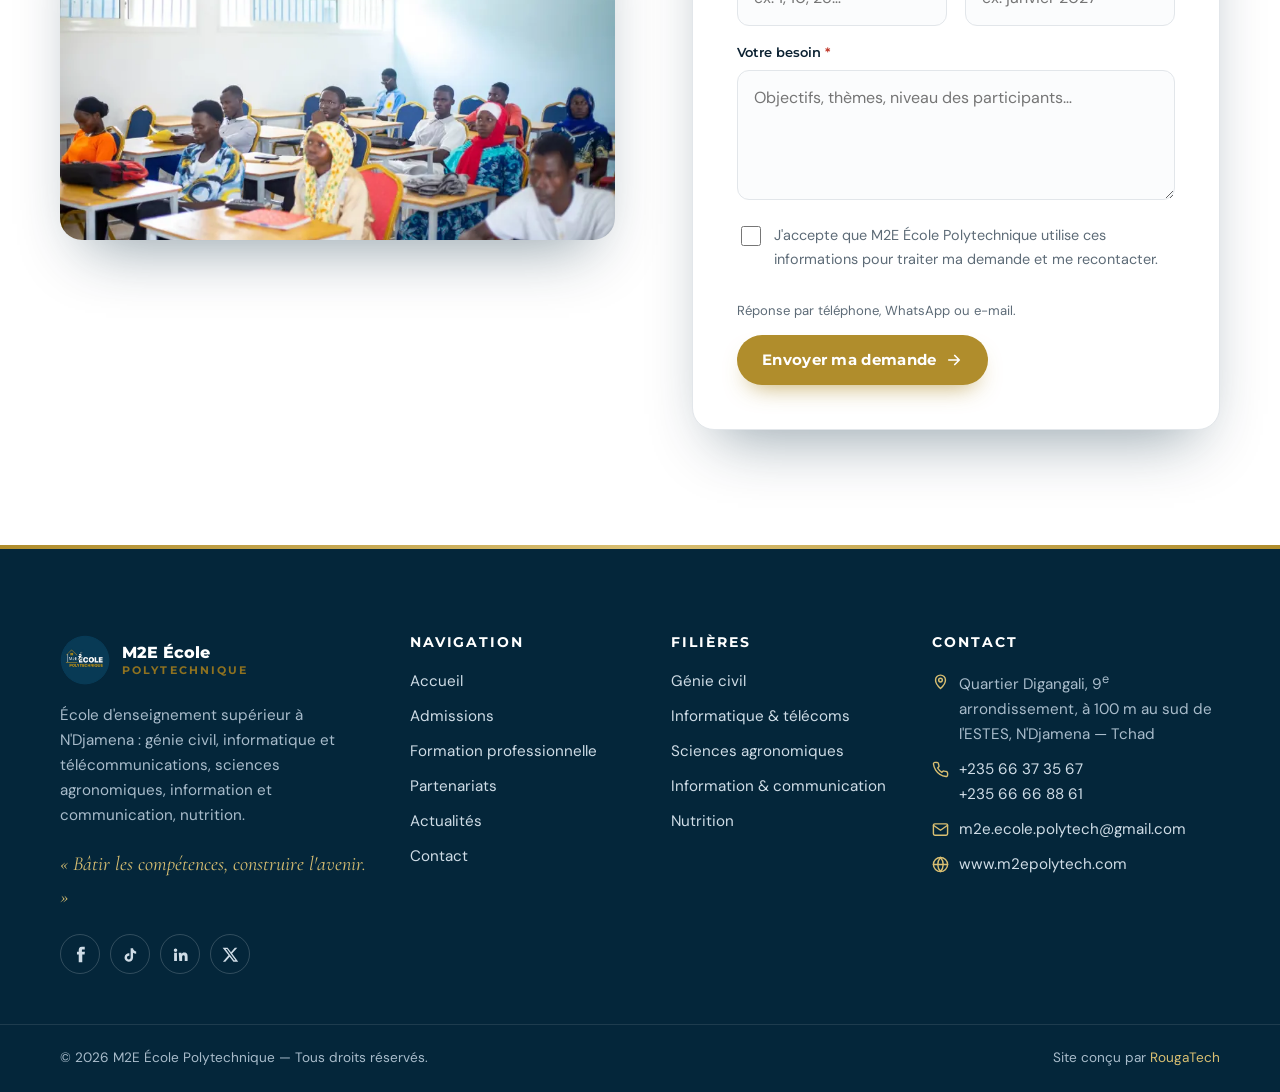
<file: formation-professionnelle.html>
<!DOCTYPE html>
<html lang="fr" class="no-js">
<head>
<meta charset="utf-8">
<meta name="viewport" content="width=device-width, initial-scale=1">
<title>Formation professionnelle — M2E École Polytechnique, N'Djamena</title>
<meta name="description" content="Formations courtes, techniques et pratiques, formations continues et programmes sur mesure pour particuliers et organisations à M2E École Polytechnique, N'Djamena.">
<link rel="canonical" href="https://www.m2epolytech.com/formation-professionnelle.html">
<meta name="theme-color" content="#083a55">
<meta property="og:type" content="website">
<meta property="og:locale" content="fr_FR">
<meta property="og:site_name" content="M2E École Polytechnique">
<meta property="og:title" content="Formation professionnelle — M2E École Polytechnique, N'Djamena">
<meta property="og:description" content="Formations courtes, techniques et pratiques, formations continues et programmes sur mesure pour particuliers et organisations à M2E École Polytechnique, N'Djamena.">
<meta property="og:url" content="https://www.m2epolytech.com/formation-professionnelle.html">
<meta property="og:image" content="https://www.m2epolytech.com/assets/img/og-image.jpg">
<meta name="twitter:card" content="summary_large_image">
<link rel="icon" type="image/png" href="assets/img/favicon.png">
<link rel="apple-touch-icon" href="assets/img/apple-touch-icon.png">
<link rel="preconnect" href="https://fonts.googleapis.com">
<link rel="preconnect" href="https://fonts.gstatic.com" crossorigin>
<link href="https://fonts.googleapis.com/css2?family=Cormorant+Garamond:ital,wght@1,600&family=DM+Sans:wght@400;500;600&family=Montserrat:wght@600;700;800&display=swap" rel="stylesheet">
<link rel="stylesheet" href="assets/css/style.css">
</head>
<body>
<a class="skip-link" href="#contenu">Aller au contenu</a>
<div class="topbar">
  <div class="container">
    <div class="topbar__info">
      <span><svg viewBox="0 0 24 24" fill="none" stroke="currentColor" stroke-width="2" stroke-linecap="round" stroke-linejoin="round" aria-hidden="true"><path d="M12 22s7-6.2 7-12a7 7 0 1 0-14 0c0 5.8 7 12 7 12z"/><circle cx="12" cy="10" r="2.6"/></svg> Digangali, 9e arr. — N'Djamena, Tchad</span>
      <span><svg viewBox="0 0 24 24" fill="none" stroke="currentColor" stroke-width="2" stroke-linecap="round" stroke-linejoin="round" aria-hidden="true"><path d="M22 16.9v3a2 2 0 0 1-2.2 2 19.8 19.8 0 0 1-8.6-3.1 19.5 19.5 0 0 1-6-6A19.8 19.8 0 0 1 2.1 4.2 2 2 0 0 1 4.1 2h3a2 2 0 0 1 2 1.7c.1 1 .4 1.9.7 2.8a2 2 0 0 1-.5 2.1L8 9.9a16 16 0 0 0 6 6l1.3-1.3a2 2 0 0 1 2.1-.4c.9.3 1.8.6 2.8.7a2 2 0 0 1 1.7 2z"/></svg> <a href="tel:+23566373567">+235 66 37 35 67</a></span>
      <span><svg viewBox="0 0 24 24" fill="none" stroke="currentColor" stroke-width="2" stroke-linecap="round" stroke-linejoin="round" aria-hidden="true"><rect x="2" y="4" width="20" height="16" rx="2"/><path d="m22 6-10 7L2 6"/></svg> <a href="mailto:m2e.ecole.polytech@gmail.com">m2e.ecole.polytech@gmail.com</a></span>
    </div>
    <span class="topbar__badge">Inscriptions 2026-2027 ouvertes</span>
  </div>
</div>
<header class="site-header">
  <div class="container">
    <a class="brand" href="index.html" aria-label="M2E École Polytechnique — accueil">
      <img src="assets/img/logo-192.png" alt="Logo M2E École Polytechnique" width="50" height="50">
      <span class="brand__text"><span class="brand__name"><b>M2E</b> École</span><span class="brand__sub">Polytechnique</span></span>
    </a>
    <button class="nav-toggle" aria-label="Ouvrir le menu" aria-expanded="false" aria-controls="menu"><span></span></button>
    <nav class="nav" id="menu" aria-label="Navigation principale">
      <a class="nav__link" href="index.html">Accueil</a>
      <a class="nav__link" href="filieres.html">Filières</a>
      <a class="nav__link" href="admissions.html">Admissions</a>
      <a class="nav__link" href="formation-professionnelle.html" aria-current="page">Formation pro</a>
      <a class="nav__link" href="partenariats.html">Partenariats</a>
      <a class="nav__link" href="actualites.html">Actualités</a>
      <a class="nav__link" href="contact.html">Contact</a>
      <a class="nav__student" href="espace-etudiant.html"><svg viewBox="0 0 24 24" fill="none" stroke="currentColor" stroke-width="2" stroke-linecap="round" stroke-linejoin="round" aria-hidden="true"><circle cx="12" cy="8" r="4"/><path d="M4 21a8 8 0 0 1 16 0"/></svg> Espace étudiant</a>
      <a class="btn btn--gold nav__cta" href="admissions.html#candidature">S'inscrire</a>
    </nav>
  </div>
</header>
<main id="contenu">
<section class="page-hero">
  <div class="page-hero__bg" style="background-image:url('assets/img/encadrement.webp')"></div>
  <div class="page-hero__line"></div>
  <div class="container">
    <nav class="breadcrumb" aria-label="Fil d'Ariane"><a href="index.html">Accueil</a><span aria-hidden="true">/</span><span>Formation professionnelle</span></nav>
    <span class="eyebrow">Formation professionnelle</span>
    <h1>Se former, <span class="serif-accent">progresser</span>, évoluer</h1>
    <p>Formations courtes, techniques et continues pour les particuliers, les professionnels et les organisations.</p>
  </div>
</section>

<section class="section">
  <div class="container">
    <div class="section-head section-head--center"><span class="eyebrow">Nos formats</span><h2>Une offre pensée pour les actifs</h2><p class="lead">Des formats adaptés à votre emploi du temps et à vos objectifs.</p></div>
    <div class="grid grid-3">
      <div class="format-card reveal reveal-d1"><div class="why-card__icon"><svg viewBox="0 0 24 24" fill="none" stroke="currentColor" stroke-width="2" stroke-linecap="round" stroke-linejoin="round" aria-hidden="true"><circle cx="12" cy="12" r="10"/><path d="M12 6v6l4 2"/></svg></div><h3>Formations courtes</h3><p>Des modules ciblés pour acquérir rapidement une compétence précise.</p></div>
      <div class="format-card reveal reveal-d2"><div class="why-card__icon"><svg viewBox="0 0 24 24" fill="none" stroke="currentColor" stroke-width="1.8" stroke-linecap="round" stroke-linejoin="round" aria-hidden="true"><path d="M14.7 6.3a4 4 0 0 0 5 5L22 14l-8 8-2.3-2.3a4 4 0 0 0-5-5L2 10l8-8z"/></svg></div><h3>Techniques et pratiques</h3><p>Une large place à la pratique pour être opérationnel dès la fin de la formation.</p></div>
      <div class="format-card reveal reveal-d3"><div class="why-card__icon"><svg viewBox="0 0 24 24" fill="none" stroke="currentColor" stroke-width="1.8" stroke-linecap="round" stroke-linejoin="round" aria-hidden="true"><rect x="3" y="4" width="18" height="18" rx="2"/><path d="M16 2v4M8 2v4M3 10h18"/></svg></div><h3>Formation continue</h3><p>Pour les professionnels qui veulent se perfectionner ou se reconvertir.</p></div>
    </div>
  </div>
</section>
<section class="section section--cream">
  <div class="container">
    <div class="section-head"><span class="eyebrow">Catalogue</span><h2>Domaines de formation</h2><p class="lead">Nos formations professionnelles s'appuient sur l'expertise de nos cinq filières.</p></div>
    <div class="grid grid-3"><article class="course-card reveal reveal-d1">
  <div class="program-card__icon"><svg viewBox="0 0 24 24" fill="none" stroke="currentColor" stroke-width="1.8" stroke-linecap="round" stroke-linejoin="round" aria-hidden="true"><path d="M3 21h18M5 21V10l7-5 7 5v11"/><path d="M9 21v-6h6v6M9 11h.01M15 11h.01"/></svg></div>
  <div class="course-card__meta"><span>Génie civil</span><span class="gold">Formation courte</span></div>
  <h3>Bâtiment & travaux publics</h3>
  <ul><li>Lecture de plans et métré</li><li>Topographie appliquée</li><li>Suivi et sécurité de chantier</li></ul>
  <a class="link-arrow" href="#demande-formation">Demander le programme</a>
</article><article class="course-card reveal reveal-d2">
  <div class="program-card__icon"><svg viewBox="0 0 24 24" fill="none" stroke="currentColor" stroke-width="1.8" stroke-linecap="round" stroke-linejoin="round" aria-hidden="true"><rect x="2" y="3" width="20" height="13" rx="2"/><path d="M8 21h8M12 16v5M7 8l3 2.5L7 13M12 13h5"/></svg></div>
  <div class="course-card__meta"><span>Numérique</span><span class="gold">Formation courte</span></div>
  <h3>Informatique & réseaux</h3>
  <ul><li>Bureautique et outils numériques</li><li>Réseaux et maintenance informatique</li><li>Sensibilisation à la cybersécurité</li></ul>
  <a class="link-arrow" href="#demande-formation">Demander le programme</a>
</article><article class="course-card reveal reveal-d3">
  <div class="program-card__icon"><svg viewBox="0 0 24 24" fill="none" stroke="currentColor" stroke-width="1.8" stroke-linecap="round" stroke-linejoin="round" aria-hidden="true"><path d="M12 22V11"/><path d="M12 11C12 6 8 3 3 3c0 5 4 8 9 8zM12 14c0-4 3-7 9-7 0 4-3 7-9 7z"/></svg></div>
  <div class="course-card__meta"><span>Agriculture</span><span class="gold">Formation courte</span></div>
  <h3>Agronomie & production</h3>
  <ul><li>Techniques de production végétale</li><li>Conseil aux producteurs</li><li>Montage de projet agricole</li></ul>
  <a class="link-arrow" href="#demande-formation">Demander le programme</a>
</article><article class="course-card reveal reveal-d1">
  <div class="program-card__icon"><svg viewBox="0 0 24 24" fill="none" stroke="currentColor" stroke-width="1.8" stroke-linecap="round" stroke-linejoin="round" aria-hidden="true"><path d="M3 11v2a1 1 0 0 0 1 1h3l5 4V6L7 10H4a1 1 0 0 0-1 1z"/><path d="M16 9a3.5 3.5 0 0 1 0 6M19 6a8 8 0 0 1 0 12"/></svg></div>
  <div class="course-card__meta"><span>Communication</span><span class="gold">Formation courte</span></div>
  <h3>Communication & digital</h3>
  <ul><li>Communication des organisations</li><li>Réseaux sociaux et community management</li><li>Rédaction et relations presse</li></ul>
  <a class="link-arrow" href="#demande-formation">Demander le programme</a>
</article><article class="course-card reveal reveal-d2">
  <div class="program-card__icon"><svg viewBox="0 0 24 24" fill="none" stroke="currentColor" stroke-width="1.8" stroke-linecap="round" stroke-linejoin="round" aria-hidden="true"><path d="M12 7c-2-2-6-2-7 2-1.3 5 2 12 5 12 1 0 1.5-.5 2-.5s1 .5 2 .5c3 0 6.3-7 5-12-1-4-5-4-7-2z"/><path d="M12 7c0-2 1-4 3-5"/></svg></div>
  <div class="course-card__meta"><span>Santé</span><span class="gold">Formation courte</span></div>
  <h3>Nutrition & alimentation</h3>
  <ul><li>Bases de la nutrition</li><li>Hygiène et qualité alimentaires</li><li>Nutrition et santé publique</li></ul>
  <a class="link-arrow" href="#demande-formation">Demander le programme</a>
</article><article class="course-card reveal reveal-d3">
  <div class="program-card__icon"><svg viewBox="0 0 24 24" fill="none" stroke="currentColor" stroke-width="1.8" stroke-linecap="round" stroke-linejoin="round" aria-hidden="true"><path d="m11 17 2 2a1.4 1.4 0 0 0 2-2"/><path d="m14 14 2.5 2.5a1.4 1.4 0 0 0 2-2l-3.9-3.9a2 2 0 0 0-2.8 0l-.9.9a1.4 1.4 0 0 1-2-2l2.8-2.8a5.3 5.3 0 0 1 6.4-.8l.5.3a2 2 0 0 0 1.4.3L21 6"/><path d="m21 3 1 11h-2M3 3 2 14l6.5 6.5a1.4 1.4 0 0 0 2-2M3 4h8"/></svg></div>
  <div class="course-card__meta"><span>Entreprises</span><span class="gold">Formation courte</span></div>
  <h3>Sur mesure pour organisations</h3>
  <ul><li>Programme construit selon vos besoins</li><li>En intra ou au campus</li><li>Pour vos équipes et agents</li></ul>
  <a class="link-arrow" href="#demande-formation">Demander le programme</a>
</article></div>
    <div class="notice" style="margin-top:30px"><svg viewBox="0 0 24 24" fill="none" stroke="currentColor" stroke-width="2" stroke-linecap="round" stroke-linejoin="round" aria-hidden="true"><circle cx="12" cy="12" r="10"/><path d="M12 16v-4M12 8h.01"/></svg><span>Thèmes présentés à titre indicatif. Programmes détaillés, durées, dates et tarifs communiqués sur demande.</span></div>
  </div>
</section>
<section class="section">
  <div class="container split" style="align-items:start">
    <div class="reveal">
      <span class="eyebrow">Demande de formation</span>
      <h2>Un besoin précis ? <span class="serif-accent">Parlons-en.</span></h2>
      <p class="lead">Indiquez le domaine, le format et le public concerné : nous construisons avec vous une réponse adaptée.</p>
      <ul class="checklist"><li>Pour les particuliers et les professionnels</li><li>Pour les entreprises, ONG et institutions</li><li>Au campus ou dans vos locaux</li></ul>
      <div class="about-media__main" style="aspect-ratio:16/10;margin-top:10px"><img src="assets/img/salle-de-cours-sm.webp" alt="Salle de formation de M2E École Polytechnique" width="800" height="533" loading="lazy" style="width:100%;height:100%;object-fit:cover"></div>
    </div>
    <div><div class="form-card reveal" id="demande-formation">
  <h3>Demande de formation</h3>
  <p>Particulier ou organisation : décrivez votre besoin, nous revenons vers vous avec une proposition.</p>
  <form data-form data-title="Demande de formation professionnelle" novalidate>
    <div class="form-grid">
      <div class="field"><label for="f-nom_complet">Nom complet <span class="req">*</span></label><input id="f-nom_complet" type="text" name="nom_complet" data-label="Nom complet" placeholder="" required autocomplete="name"><span class="error-msg">Veuillez renseigner ce champ.</span></div>
      <div class="field"><label for="f-organisation">Organisation / entreprise</label><input id="f-organisation" type="text" name="organisation" data-label="Organisation / entreprise" placeholder=""><span class="error-msg">Veuillez renseigner ce champ.</span></div>
      <div class="field"><label for="f-telephone">Téléphone / WhatsApp <span class="req">*</span></label><input id="f-telephone" type="tel" name="telephone" data-label="Téléphone / WhatsApp" placeholder="" required autocomplete="tel"><span class="error-msg">Numéro de téléphone invalide.</span></div>
      <div class="field"><label for="f-email">E-mail</label><input id="f-email" type="email" name="email" data-label="E-mail" placeholder="" autocomplete="email"><span class="error-msg">Adresse e-mail invalide.</span></div>
      <div class="field"><label for="f-domaine">Domaine <span class="req">*</span></label><select id="f-domaine" name="domaine" data-label="Domaine" required><option value="">— Choisir —</option><option value="Bâtiment & travaux publics">Bâtiment & travaux publics</option><option value="Informatique & réseaux">Informatique & réseaux</option><option value="Agronomie & production">Agronomie & production</option><option value="Communication & digital">Communication & digital</option><option value="Nutrition & alimentation">Nutrition & alimentation</option><option value="Sur mesure pour organisations">Sur mesure pour organisations</option></select><span class="error-msg">Veuillez renseigner ce champ.</span></div>
      <div class="field"><label for="f-type">Type de formation <span class="req">*</span></label><select id="f-type" name="type" data-label="Type de formation" required><option value="">— Choisir —</option><option value="Formation courte">Formation courte</option><option value="Formation technique et pratique">Formation technique et pratique</option><option value="Formation continue">Formation continue</option><option value="Sur mesure (entreprise)">Sur mesure pour une organisation</option></select><span class="error-msg">Veuillez renseigner ce champ.</span></div>
      <div class="field"><label for="f-participants">Nombre de participants</label><input id="f-participants" type="text" name="participants" data-label="Nombre de participants" placeholder="ex. 1, 10, 25…"><span class="error-msg">Veuillez renseigner ce champ.</span></div>
      <div class="field"><label for="f-periode">Période souhaitée</label><input id="f-periode" type="text" name="periode" data-label="Période souhaitée" placeholder="ex. janvier 2027"><span class="error-msg">Veuillez renseigner ce champ.</span></div>
      <div class="field full"><label for="f-besoin">Votre besoin <span class="req">*</span></label><textarea id="f-besoin" name="besoin" data-label="Votre besoin" placeholder="Objectifs, thèmes, niveau des participants…" required></textarea><span class="error-msg">Veuillez renseigner ce champ.</span></div>
      <div class="field full"><label class="check" for="f-consent"><input type="checkbox" id="f-consent" name="consentement" data-label="Consentement" required> J'accepte que M2E École Polytechnique utilise ces informations pour traiter ma demande et me recontacter.</label><span class="error-msg">Merci de cocher cette case pour continuer.</span></div>
<input type="text" name="site_web" class="hp hp-input" tabindex="-1" autocomplete="off" aria-hidden="true">
    </div>
    <div class="form-foot"><small>Réponse par téléphone, WhatsApp ou e-mail.</small><button type="submit" class="btn btn--gold">Envoyer ma demande <svg viewBox="0 0 24 24" fill="none" stroke="currentColor" stroke-width="2.2" stroke-linecap="round" stroke-linejoin="round" aria-hidden="true"><path d="M5 12h14M13 6l6 6-6 6"/></svg></button></div>
  </form>
  <div class="form-success" role="status" aria-live="polite">
  <div class="form-success__icon"><svg viewBox="0 0 24 24" fill="none" stroke="currentColor" stroke-width="2.6" stroke-linecap="round" stroke-linejoin="round" aria-hidden="true"><path d="M5 12l5 5 9-10"/></svg></div>
  <h3>Votre demande est prête !</h3>
  <p>WhatsApp s'est ouvert avec votre message pré-rempli : il vous suffit d'appuyer sur « Envoyer ». Vous pouvez aussi transmettre la même demande par e-mail.</p>
  <div class="btn-row">
    <a class="btn btn--wa" data-wa-link href="#" target="_blank" rel="noopener"><svg viewBox="0 0 24 24" fill="currentColor" aria-hidden="true"><path d="M17.5 14.4c-.3-.1-1.8-.9-2-1-.3-.1-.5-.1-.7.1-.2.3-.8 1-.9 1.2-.2.2-.3.2-.6.1-.3-.1-1.3-.5-2.4-1.5-.9-.8-1.5-1.8-1.7-2.1-.2-.3 0-.5.1-.6l.4-.5.3-.5c.1-.2 0-.4 0-.5l-.9-2.2c-.2-.6-.5-.5-.7-.5h-.6c-.2 0-.5.1-.8.4-.3.3-1 1-1 2.5s1.1 2.9 1.2 3.1c.1.2 2.1 3.2 5.1 4.5.7.3 1.3.5 1.7.6.7.2 1.4.2 1.9.1.6-.1 1.8-.7 2-1.4.3-.7.3-1.3.2-1.4-.1-.1-.3-.2-.6-.3zM12 21.8c-1.8 0-3.5-.5-5-1.4l-.4-.2-3.7 1 1-3.6-.2-.4A9.8 9.8 0 1 1 12 21.8zm8.4-18.2A11.8 11.8 0 0 0 1.7 17.8L0 24l6.4-1.7A11.8 11.8 0 0 0 24 12a11.7 11.7 0 0 0-3.6-8.4z"/></svg> Ouvrir WhatsApp</a>
    <a class="btn btn--outline" data-mail-link href="#"><svg viewBox="0 0 24 24" fill="none" stroke="currentColor" stroke-width="2" stroke-linecap="round" stroke-linejoin="round" aria-hidden="true"><rect x="2" y="4" width="20" height="16" rx="2"/><path d="m22 6-10 7L2 6"/></svg> Envoyer par e-mail</a>
  </div>
  <p style="margin-top:18px"><button type="button" class="link-arrow" data-form-reset style="background:none;border:0;cursor:pointer">Nouvelle demande</button></p>
</div>

</div></div>
  </div>
</section>
</main>
<footer class="site-footer">
  <div class="container">
    <div class="footer-grid">
      <div class="footer-brand">
        <a class="brand" href="index.html"><img src="assets/img/logo-192.png" alt="" width="50" height="50" loading="lazy"><span class="brand__text"><span class="brand__name">M2E École</span><span class="brand__sub">Polytechnique</span></span></a>
        <p>École d'enseignement supérieur à N'Djamena : génie civil, informatique et télécommunications, sciences agronomiques, information et communication, nutrition.</p>
        <p class="footer-slogan">« Bâtir les compétences, construire l'avenir. »</p>
        <div class="socials">
          <a href="https://www.facebook.com/m2eecolepolytechnique" target="_blank" rel="noopener" aria-label="Facebook"><svg viewBox="0 0 24 24" fill="currentColor" aria-hidden="true"><path d="M14 8V6c0-.9.6-1 1-1h3V1h-4c-3.6 0-4.5 2.7-4.5 4.5V8H7v4h2.5v11h5V12h3.3l.4-4H14z"/></svg></a>
          <a href="https://www.tiktok.com/@m2eecolepolytechnique" target="_blank" rel="noopener" aria-label="TikTok"><svg viewBox="0 0 24 24" fill="currentColor" aria-hidden="true"><path d="M16.6 5.8A4.3 4.3 0 0 1 15.6 3h-3.4v13.4a2.6 2.6 0 1 1-2.6-2.6c.3 0 .5 0 .8.1V10.4a6 6 0 1 0 5.2 6V9.6a7.6 7.6 0 0 0 4.4 1.4V7.6a4.3 4.3 0 0 1-3.4-1.8z"/></svg></a>
          <a href="https://www.linkedin.com/company/m2eecolepolytechnique" target="_blank" rel="noopener" aria-label="LinkedIn"><svg viewBox="0 0 24 24" fill="currentColor" aria-hidden="true"><path d="M4.98 3.5a2.5 2.5 0 1 1 0 5 2.5 2.5 0 0 1 0-5zM3 9.5h4V21H3zM9.5 9.5h3.8v1.6h.1c.5-1 1.8-2 3.8-2 4 0 4.8 2.6 4.8 6V21h-4v-5.2c0-1.2 0-2.8-1.7-2.8s-2 1.3-2 2.7V21h-4z"/></svg></a>
          <a href="https://x.com/m2eecolepolytechnique" target="_blank" rel="noopener" aria-label="X (Twitter)"><svg viewBox="0 0 24 24" fill="currentColor" aria-hidden="true"><path d="M18.2 2.3h3.4l-7.4 8.4 8.7 11.5h-6.8l-5.3-7-6.1 7H1.3l7.9-9L.9 2.3h7l4.8 6.4 5.5-6.4zm-1.2 17.9h1.9L7.1 4.2h-2z"/></svg></a>
        </div>
      </div>
      <div>
        <h4>Navigation</h4>
        <ul>
          <li><a href="index.html">Accueil</a></li>
          <li><a href="admissions.html">Admissions</a></li>
          <li><a href="formation-professionnelle.html">Formation professionnelle</a></li>
          <li><a href="partenariats.html">Partenariats</a></li>
          <li><a href="actualites.html">Actualités</a></li>
          <li><a href="contact.html">Contact</a></li>
        </ul>
      </div>
      <div>
        <h4>Filières</h4>
        <ul>
          <li><a href="filieres.html#genie-civil">Génie civil</a></li><li><a href="filieres.html#genie-informatique">Informatique & télécoms</a></li><li><a href="filieres.html#sciences-agronomiques">Sciences agronomiques</a></li><li><a href="filieres.html#sciences-information-communication">Information & communication</a></li><li><a href="filieres.html#nutrition">Nutrition</a></li>
        </ul>
      </div>
      <div>
        <h4>Contact</h4>
        <ul class="footer-contact">
          <li><svg viewBox="0 0 24 24" fill="none" stroke="currentColor" stroke-width="2" stroke-linecap="round" stroke-linejoin="round" aria-hidden="true"><path d="M12 22s7-6.2 7-12a7 7 0 1 0-14 0c0 5.8 7 12 7 12z"/><circle cx="12" cy="10" r="2.6"/></svg><span>Quartier Digangali, 9<sup>e</sup> arrondissement, à 100 m au sud de l'ESTES, N'Djamena — Tchad</span></li>
          <li><svg viewBox="0 0 24 24" fill="none" stroke="currentColor" stroke-width="2" stroke-linecap="round" stroke-linejoin="round" aria-hidden="true"><path d="M22 16.9v3a2 2 0 0 1-2.2 2 19.8 19.8 0 0 1-8.6-3.1 19.5 19.5 0 0 1-6-6A19.8 19.8 0 0 1 2.1 4.2 2 2 0 0 1 4.1 2h3a2 2 0 0 1 2 1.7c.1 1 .4 1.9.7 2.8a2 2 0 0 1-.5 2.1L8 9.9a16 16 0 0 0 6 6l1.3-1.3a2 2 0 0 1 2.1-.4c.9.3 1.8.6 2.8.7a2 2 0 0 1 1.7 2z"/></svg><span><a href="tel:+23566373567">+235 66 37 35 67</a><br><a href="tel:+23566668861">+235 66 66 88 61</a></span></li>
          <li><svg viewBox="0 0 24 24" fill="none" stroke="currentColor" stroke-width="2" stroke-linecap="round" stroke-linejoin="round" aria-hidden="true"><rect x="2" y="4" width="20" height="16" rx="2"/><path d="m22 6-10 7L2 6"/></svg><a href="mailto:m2e.ecole.polytech@gmail.com">m2e.ecole.polytech@gmail.com</a></li>
          <li><svg viewBox="0 0 24 24" fill="none" stroke="currentColor" stroke-width="2" stroke-linecap="round" stroke-linejoin="round" aria-hidden="true"><circle cx="12" cy="12" r="10"/><path d="M2 12h20M12 2a15 15 0 0 1 0 20M12 2a15 15 0 0 0 0 20"/></svg><a href="https://www.m2epolytech.com">www.m2epolytech.com</a></li>
        </ul>
      </div>
    </div>
  </div>
  <div class="footer-bottom">
    <div class="container">
      <span>© <span data-year>2026</span> M2E École Polytechnique — Tous droits réservés.</span>
      <span>Site conçu par <a href="https://rougatech.com" target="_blank" rel="noopener">RougaTech</a></span>
    </div>
  </div>
</footer>
<a class="wa-float" href="https://wa.me/23566373567?text=Bonjour%20M2E%20%C3%89cole%20Polytechnique%2C%20je%20souhaite%20avoir%20des%20informations." target="_blank" rel="noopener" aria-label="Écrire sur WhatsApp"><svg viewBox="0 0 24 24" fill="currentColor" aria-hidden="true"><path d="M17.5 14.4c-.3-.1-1.8-.9-2-1-.3-.1-.5-.1-.7.1-.2.3-.8 1-.9 1.2-.2.2-.3.2-.6.1-.3-.1-1.3-.5-2.4-1.5-.9-.8-1.5-1.8-1.7-2.1-.2-.3 0-.5.1-.6l.4-.5.3-.5c.1-.2 0-.4 0-.5l-.9-2.2c-.2-.6-.5-.5-.7-.5h-.6c-.2 0-.5.1-.8.4-.3.3-1 1-1 2.5s1.1 2.9 1.2 3.1c.1.2 2.1 3.2 5.1 4.5.7.3 1.3.5 1.7.6.7.2 1.4.2 1.9.1.6-.1 1.8-.7 2-1.4.3-.7.3-1.3.2-1.4-.1-.1-.3-.2-.6-.3zM12 21.8c-1.8 0-3.5-.5-5-1.4l-.4-.2-3.7 1 1-3.6-.2-.4A9.8 9.8 0 1 1 12 21.8zm8.4-18.2A11.8 11.8 0 0 0 1.7 17.8L0 24l6.4-1.7A11.8 11.8 0 0 0 24 12a11.7 11.7 0 0 0-3.6-8.4z"/></svg></a>
<button class="to-top" aria-label="Revenir en haut"><svg viewBox="0 0 24 24" fill="none" stroke="currentColor" stroke-width="2.4" stroke-linecap="round" stroke-linejoin="round" aria-hidden="true"><path d="M12 19V5M5 12l7-7 7 7"/></svg></button>
<script src="assets/js/main.js" defer></script>
</body>
</html>
</file>
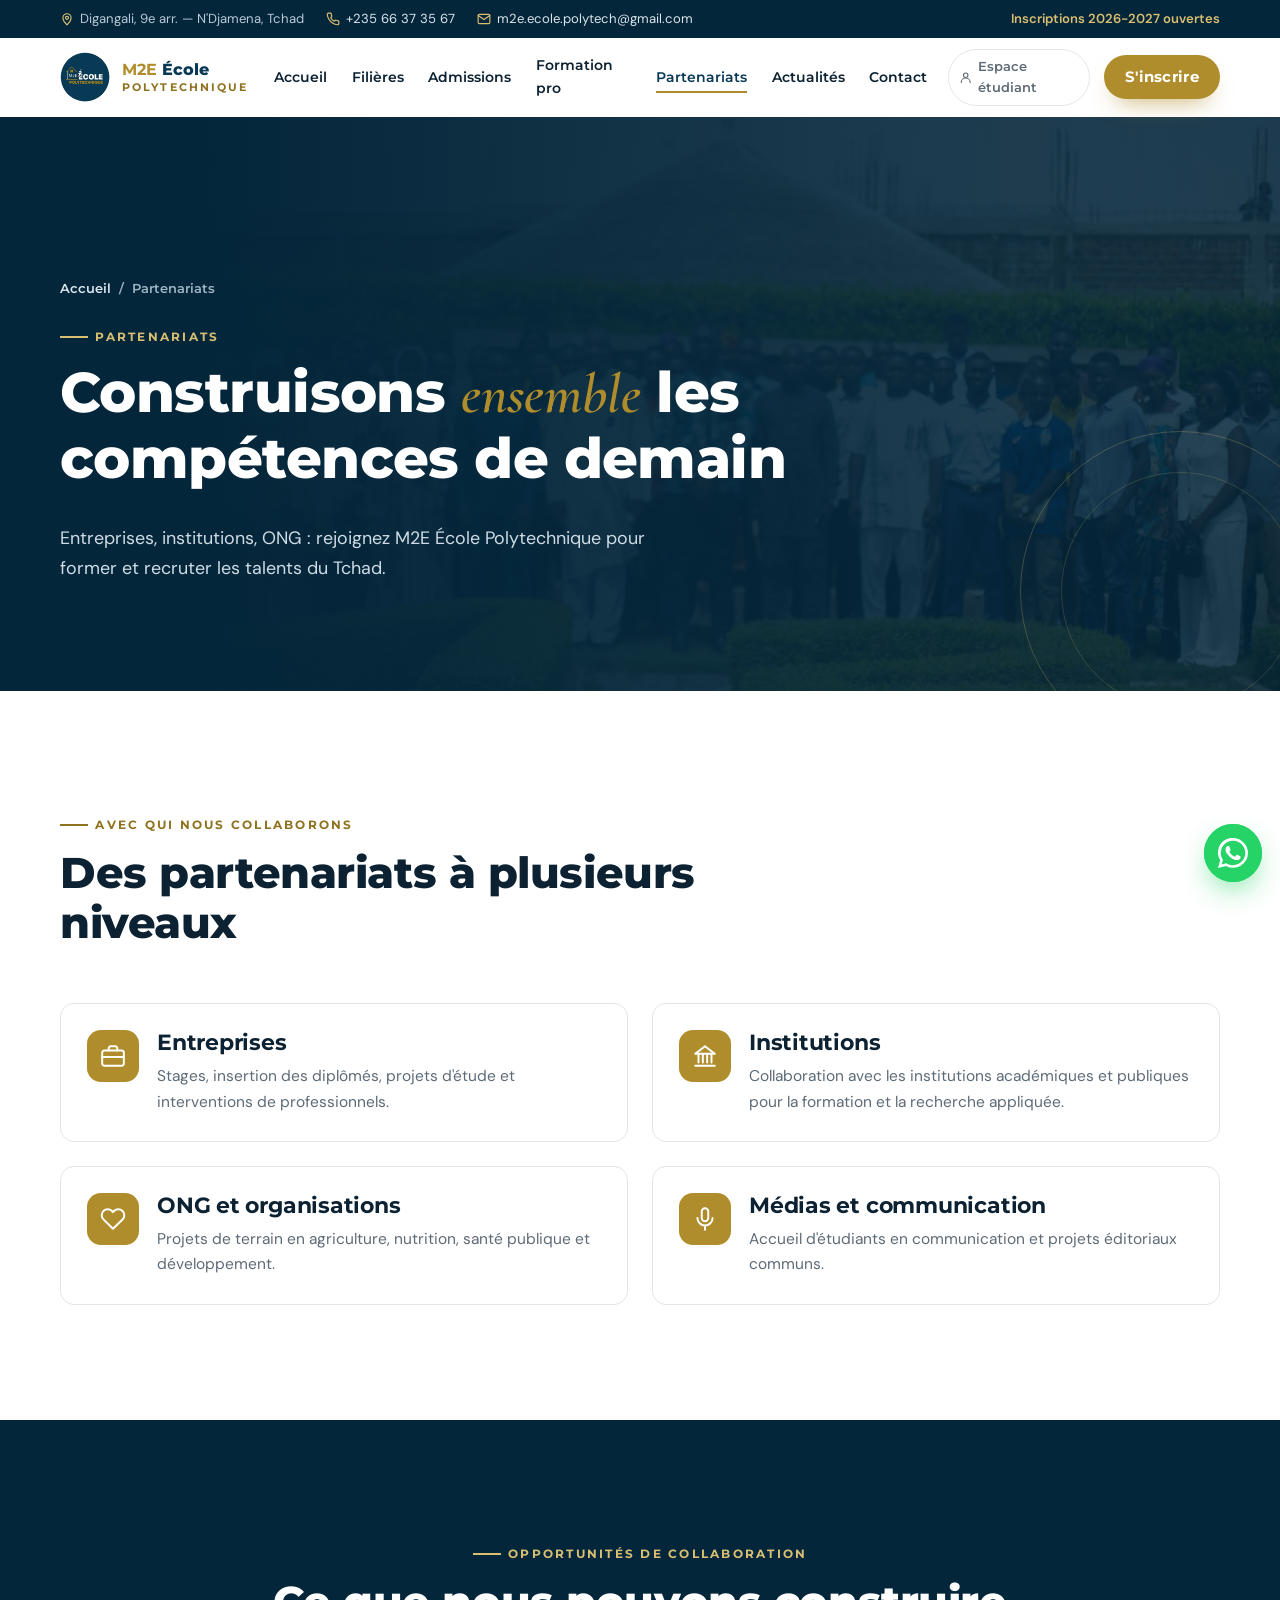
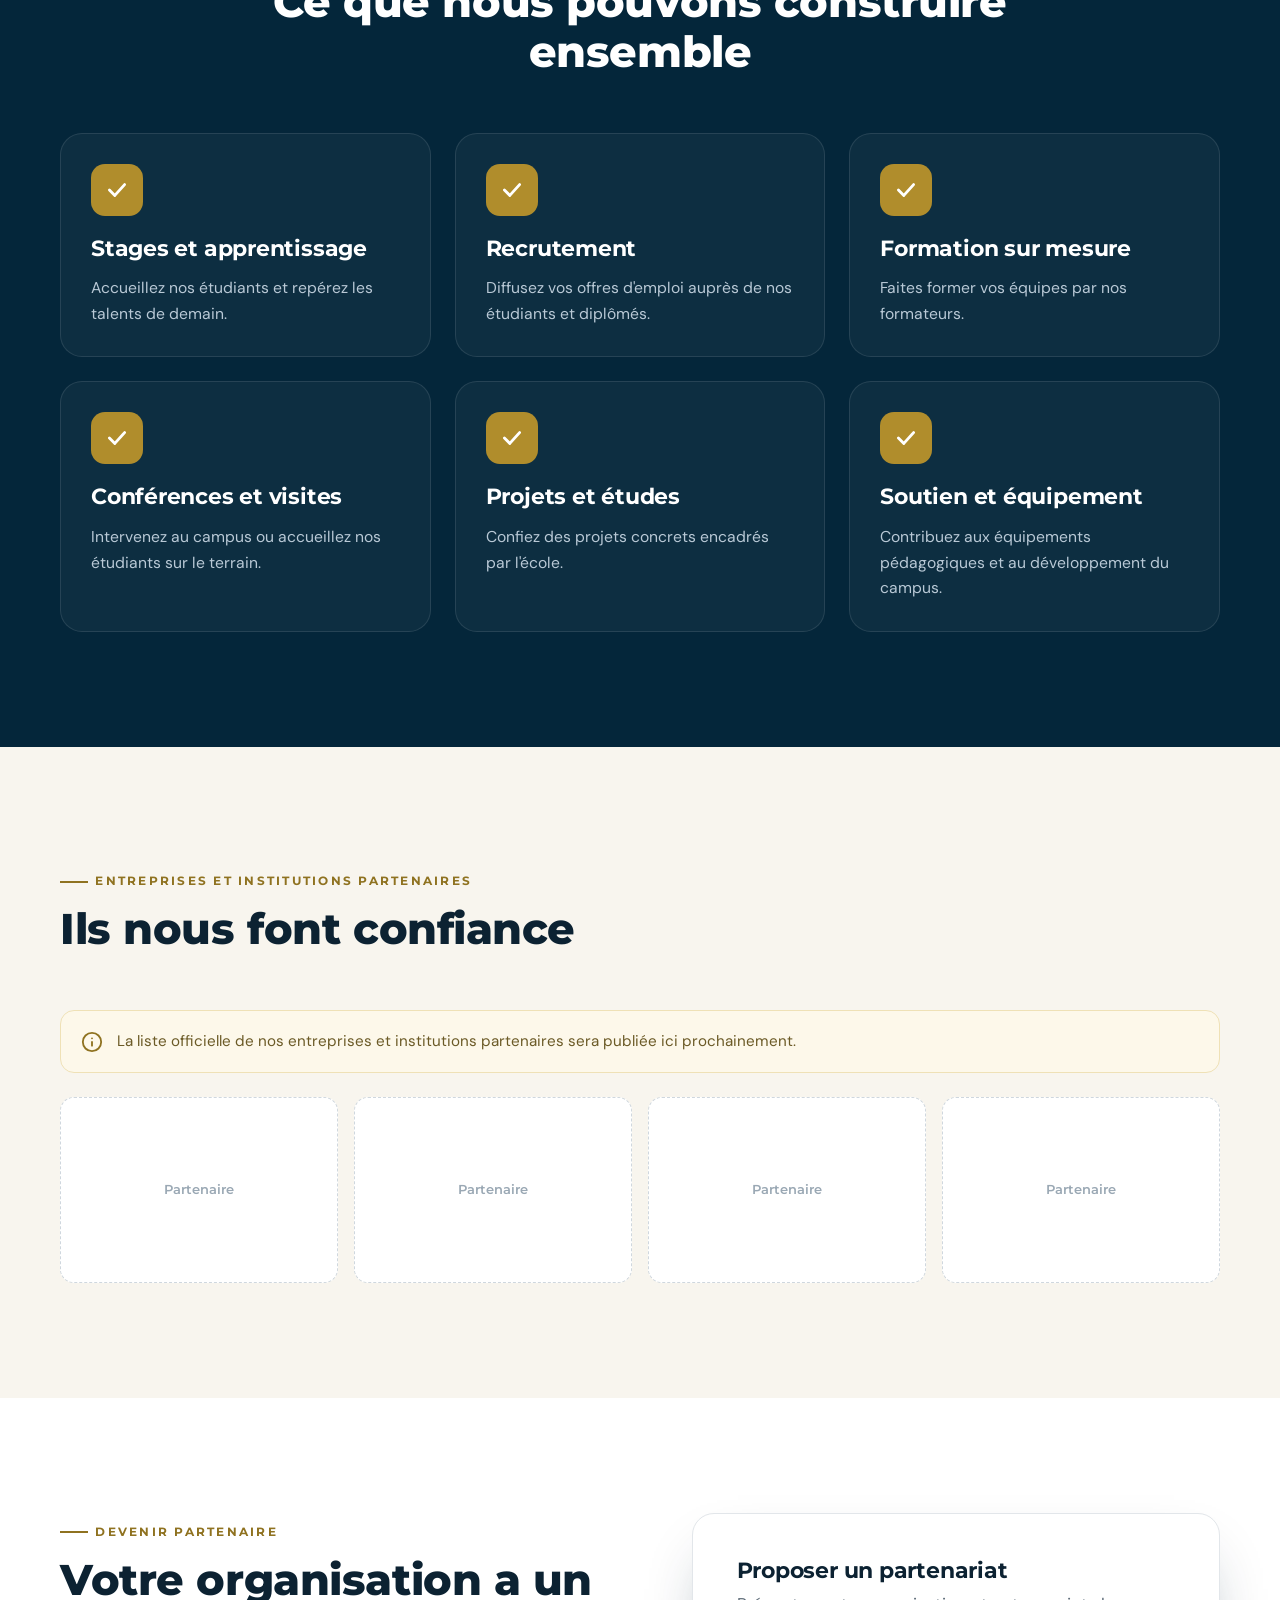
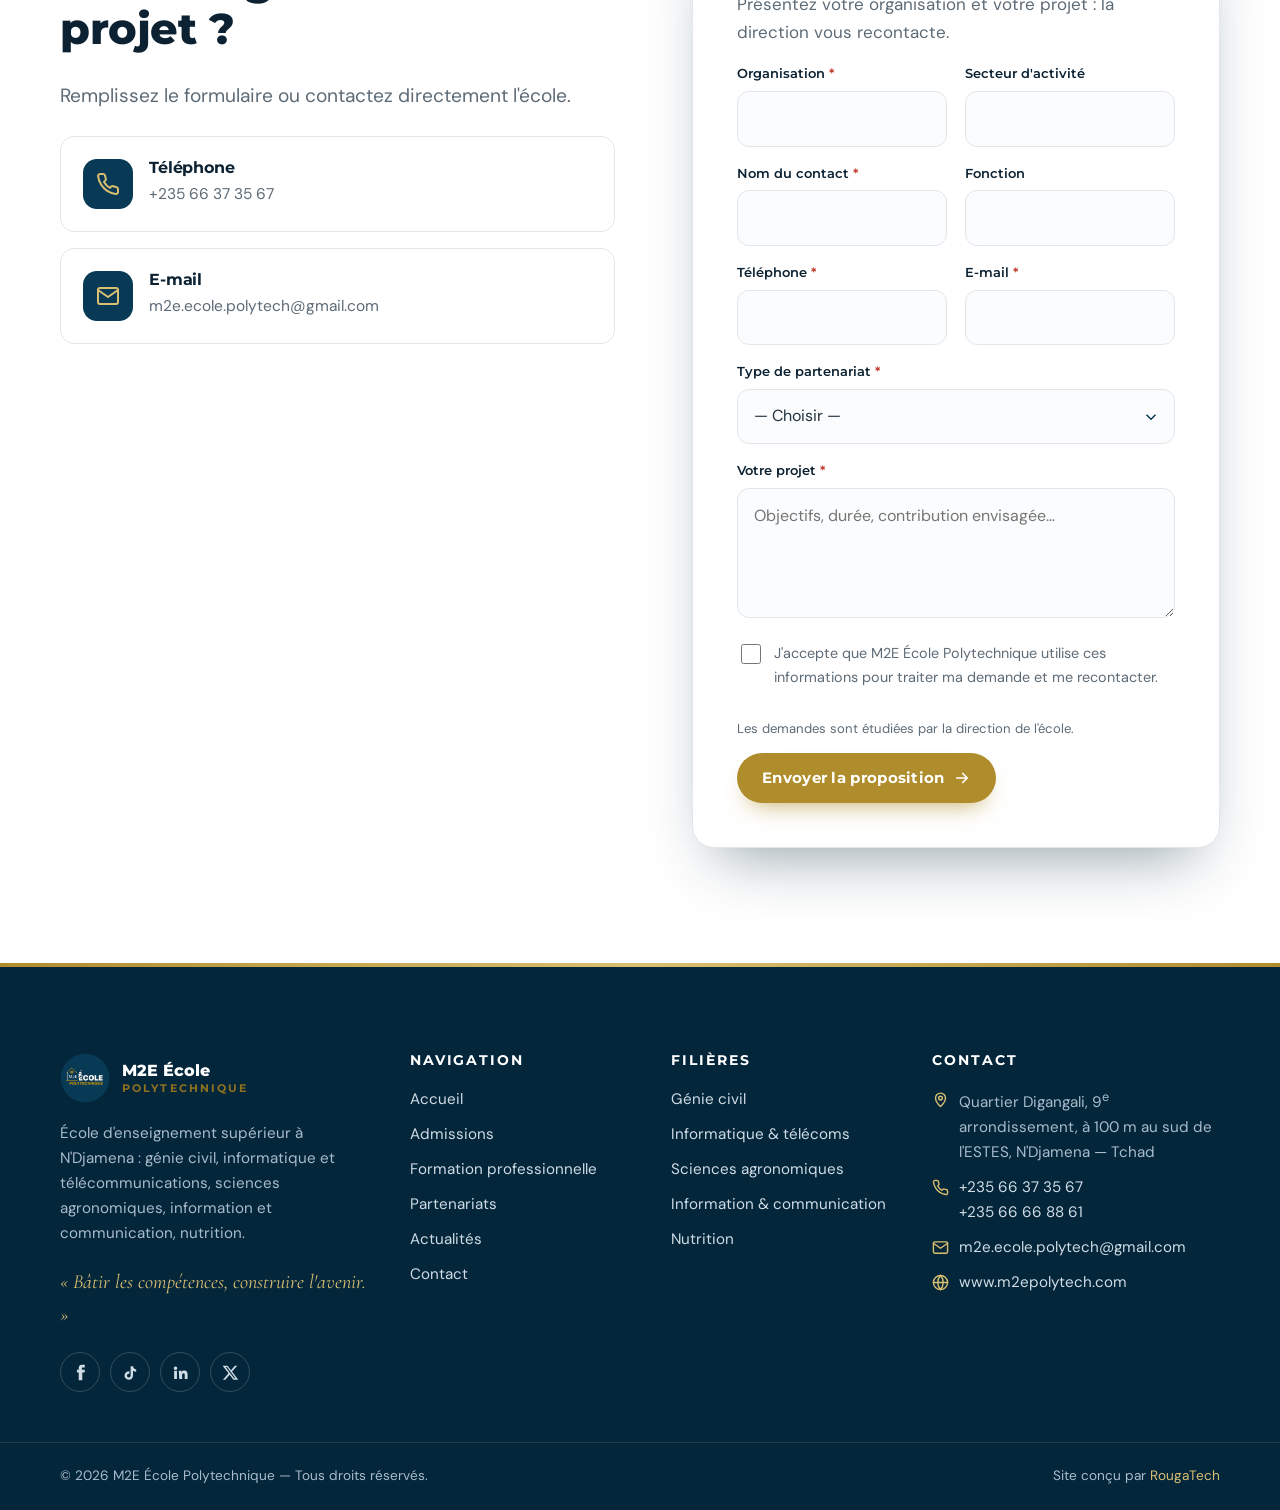
<file: partenariats.html>
<!DOCTYPE html>
<html lang="fr" class="no-js">
<head>
<meta charset="utf-8">
<meta name="viewport" content="width=device-width, initial-scale=1">
<title>Partenariats — M2E École Polytechnique, N'Djamena</title>
<meta name="description" content="Entreprises, institutions et organisations : devenez partenaire de M2E École Polytechnique (stages, recrutement, formation sur mesure, projets).">
<link rel="canonical" href="https://www.m2epolytech.com/partenariats.html">
<meta name="theme-color" content="#083a55">
<meta property="og:type" content="website">
<meta property="og:locale" content="fr_FR">
<meta property="og:site_name" content="M2E École Polytechnique">
<meta property="og:title" content="Partenariats — M2E École Polytechnique, N'Djamena">
<meta property="og:description" content="Entreprises, institutions et organisations : devenez partenaire de M2E École Polytechnique (stages, recrutement, formation sur mesure, projets).">
<meta property="og:url" content="https://www.m2epolytech.com/partenariats.html">
<meta property="og:image" content="https://www.m2epolytech.com/assets/img/og-image.jpg">
<meta name="twitter:card" content="summary_large_image">
<link rel="icon" type="image/png" href="assets/img/favicon.png">
<link rel="apple-touch-icon" href="assets/img/apple-touch-icon.png">
<link rel="preconnect" href="https://fonts.googleapis.com">
<link rel="preconnect" href="https://fonts.gstatic.com" crossorigin>
<link href="https://fonts.googleapis.com/css2?family=Cormorant+Garamond:ital,wght@1,600&family=DM+Sans:wght@400;500;600&family=Montserrat:wght@600;700;800&display=swap" rel="stylesheet">
<link rel="stylesheet" href="assets/css/style.css">
</head>
<body>
<a class="skip-link" href="#contenu">Aller au contenu</a>
<div class="topbar">
  <div class="container">
    <div class="topbar__info">
      <span><svg viewBox="0 0 24 24" fill="none" stroke="currentColor" stroke-width="2" stroke-linecap="round" stroke-linejoin="round" aria-hidden="true"><path d="M12 22s7-6.2 7-12a7 7 0 1 0-14 0c0 5.8 7 12 7 12z"/><circle cx="12" cy="10" r="2.6"/></svg> Digangali, 9e arr. — N'Djamena, Tchad</span>
      <span><svg viewBox="0 0 24 24" fill="none" stroke="currentColor" stroke-width="2" stroke-linecap="round" stroke-linejoin="round" aria-hidden="true"><path d="M22 16.9v3a2 2 0 0 1-2.2 2 19.8 19.8 0 0 1-8.6-3.1 19.5 19.5 0 0 1-6-6A19.8 19.8 0 0 1 2.1 4.2 2 2 0 0 1 4.1 2h3a2 2 0 0 1 2 1.7c.1 1 .4 1.9.7 2.8a2 2 0 0 1-.5 2.1L8 9.9a16 16 0 0 0 6 6l1.3-1.3a2 2 0 0 1 2.1-.4c.9.3 1.8.6 2.8.7a2 2 0 0 1 1.7 2z"/></svg> <a href="tel:+23566373567">+235 66 37 35 67</a></span>
      <span><svg viewBox="0 0 24 24" fill="none" stroke="currentColor" stroke-width="2" stroke-linecap="round" stroke-linejoin="round" aria-hidden="true"><rect x="2" y="4" width="20" height="16" rx="2"/><path d="m22 6-10 7L2 6"/></svg> <a href="mailto:m2e.ecole.polytech@gmail.com">m2e.ecole.polytech@gmail.com</a></span>
    </div>
    <span class="topbar__badge">Inscriptions 2026-2027 ouvertes</span>
  </div>
</div>
<header class="site-header">
  <div class="container">
    <a class="brand" href="index.html" aria-label="M2E École Polytechnique — accueil">
      <img src="assets/img/logo-192.png" alt="Logo M2E École Polytechnique" width="50" height="50">
      <span class="brand__text"><span class="brand__name"><b>M2E</b> École</span><span class="brand__sub">Polytechnique</span></span>
    </a>
    <button class="nav-toggle" aria-label="Ouvrir le menu" aria-expanded="false" aria-controls="menu"><span></span></button>
    <nav class="nav" id="menu" aria-label="Navigation principale">
      <a class="nav__link" href="index.html">Accueil</a>
      <a class="nav__link" href="filieres.html">Filières</a>
      <a class="nav__link" href="admissions.html">Admissions</a>
      <a class="nav__link" href="formation-professionnelle.html">Formation pro</a>
      <a class="nav__link" href="partenariats.html" aria-current="page">Partenariats</a>
      <a class="nav__link" href="actualites.html">Actualités</a>
      <a class="nav__link" href="contact.html">Contact</a>
      <a class="nav__student" href="espace-etudiant.html"><svg viewBox="0 0 24 24" fill="none" stroke="currentColor" stroke-width="2" stroke-linecap="round" stroke-linejoin="round" aria-hidden="true"><circle cx="12" cy="8" r="4"/><path d="M4 21a8 8 0 0 1 16 0"/></svg> Espace étudiant</a>
      <a class="btn btn--gold nav__cta" href="admissions.html#candidature">S'inscrire</a>
    </nav>
  </div>
</header>
<main id="contenu">
<section class="page-hero">
  <div class="page-hero__bg" style="background-image:url('assets/img/rencontre-campus.webp')"></div>
  <div class="page-hero__line"></div>
  <div class="container">
    <nav class="breadcrumb" aria-label="Fil d'Ariane"><a href="index.html">Accueil</a><span aria-hidden="true">/</span><span>Partenariats</span></nav>
    <span class="eyebrow">Partenariats</span>
    <h1>Construisons <span class="serif-accent">ensemble</span> les compétences de demain</h1>
    <p>Entreprises, institutions, ONG : rejoignez M2E École Polytechnique pour former et recruter les talents du Tchad.</p>
  </div>
</section>

<section class="section">
  <div class="container">
    <div class="section-head"><span class="eyebrow">Avec qui nous collaborons</span><h2>Des partenariats à plusieurs niveaux</h2></div>
    <div class="grid grid-2"><div class="partner-type reveal reveal-d1"><div class="why-card__icon"><svg viewBox="0 0 24 24" fill="none" stroke="currentColor" stroke-width="1.8" stroke-linecap="round" stroke-linejoin="round" aria-hidden="true"><rect x="2" y="7" width="20" height="14" rx="2"/><path d="M16 7V5a2 2 0 0 0-2-2h-4a2 2 0 0 0-2 2v2M2 13h20"/></svg></div><div><h3>Entreprises</h3><p>Stages, insertion des diplômés, projets d'étude et interventions de professionnels.</p></div></div><div class="partner-type reveal reveal-d2"><div class="why-card__icon"><svg viewBox="0 0 24 24" fill="none" stroke="currentColor" stroke-width="1.8" stroke-linecap="round" stroke-linejoin="round" aria-hidden="true"><path d="M3 21h18M4 10h16M12 3l9 7H3zM6 10v8M10 10v8M14 10v8M18 10v8"/></svg></div><div><h3>Institutions</h3><p>Collaboration avec les institutions académiques et publiques pour la formation et la recherche appliquée.</p></div></div><div class="partner-type reveal reveal-d1"><div class="why-card__icon"><svg viewBox="0 0 24 24" fill="none" stroke="currentColor" stroke-width="1.8" stroke-linecap="round" stroke-linejoin="round" aria-hidden="true"><path d="M20.8 4.6a5.5 5.5 0 0 0-7.8 0L12 5.7l-1-1.1a5.5 5.5 0 0 0-7.8 7.8L12 21l8.8-8.6a5.5 5.5 0 0 0 0-7.8z"/></svg></div><div><h3>ONG et organisations</h3><p>Projets de terrain en agriculture, nutrition, santé publique et développement.</p></div></div><div class="partner-type reveal reveal-d2"><div class="why-card__icon"><svg viewBox="0 0 24 24" fill="none" stroke="currentColor" stroke-width="1.8" stroke-linecap="round" stroke-linejoin="round" aria-hidden="true"><rect x="9" y="2" width="6" height="12" rx="3"/><path d="M5 11a7 7 0 0 0 14 0M12 18v4"/></svg></div><div><h3>Médias et communication</h3><p>Accueil d'étudiants en communication et projets éditoriaux communs.</p></div></div></div>
  </div>
</section>
<section class="section section--navy">
  <div class="container">
    <div class="section-head section-head--center"><span class="eyebrow">Opportunités de collaboration</span><h2>Ce que nous pouvons construire ensemble</h2></div>
    <div class="grid grid-3"><div class="why-card reveal reveal-d1"><div class="why-card__icon"><svg viewBox="0 0 24 24" fill="none" stroke="currentColor" stroke-width="2.6" stroke-linecap="round" stroke-linejoin="round" aria-hidden="true"><path d="M5 12l5 5 9-10"/></svg></div><h3>Stages et apprentissage</h3><p>Accueillez nos étudiants et repérez les talents de demain.</p></div><div class="why-card reveal reveal-d2"><div class="why-card__icon"><svg viewBox="0 0 24 24" fill="none" stroke="currentColor" stroke-width="2.6" stroke-linecap="round" stroke-linejoin="round" aria-hidden="true"><path d="M5 12l5 5 9-10"/></svg></div><h3>Recrutement</h3><p>Diffusez vos offres d'emploi auprès de nos étudiants et diplômés.</p></div><div class="why-card reveal reveal-d3"><div class="why-card__icon"><svg viewBox="0 0 24 24" fill="none" stroke="currentColor" stroke-width="2.6" stroke-linecap="round" stroke-linejoin="round" aria-hidden="true"><path d="M5 12l5 5 9-10"/></svg></div><h3>Formation sur mesure</h3><p>Faites former vos équipes par nos formateurs.</p></div><div class="why-card reveal reveal-d1"><div class="why-card__icon"><svg viewBox="0 0 24 24" fill="none" stroke="currentColor" stroke-width="2.6" stroke-linecap="round" stroke-linejoin="round" aria-hidden="true"><path d="M5 12l5 5 9-10"/></svg></div><h3>Conférences et visites</h3><p>Intervenez au campus ou accueillez nos étudiants sur le terrain.</p></div><div class="why-card reveal reveal-d2"><div class="why-card__icon"><svg viewBox="0 0 24 24" fill="none" stroke="currentColor" stroke-width="2.6" stroke-linecap="round" stroke-linejoin="round" aria-hidden="true"><path d="M5 12l5 5 9-10"/></svg></div><h3>Projets et études</h3><p>Confiez des projets concrets encadrés par l'école.</p></div><div class="why-card reveal reveal-d3"><div class="why-card__icon"><svg viewBox="0 0 24 24" fill="none" stroke="currentColor" stroke-width="2.6" stroke-linecap="round" stroke-linejoin="round" aria-hidden="true"><path d="M5 12l5 5 9-10"/></svg></div><h3>Soutien et équipement</h3><p>Contribuez aux équipements pédagogiques et au développement du campus.</p></div></div>
  </div>
</section>
<section class="section section--cream">
  <div class="container">
    <div class="section-head"><span class="eyebrow">Entreprises et institutions partenaires</span><h2>Ils nous font confiance</h2></div>
    <div class="notice reveal" style="margin-bottom:24px"><svg viewBox="0 0 24 24" fill="none" stroke="currentColor" stroke-width="2" stroke-linecap="round" stroke-linejoin="round" aria-hidden="true"><circle cx="12" cy="12" r="10"/><path d="M12 16v-4M12 8h.01"/></svg><span>La liste officielle de nos entreprises et institutions partenaires sera publiée ici prochainement.</span></div>
    <div class="logo-wall reveal"><div class="logo-slot">Partenaire</div><div class="logo-slot">Partenaire</div><div class="logo-slot">Partenaire</div><div class="logo-slot">Partenaire</div></div>
  </div>
</section>
<section class="section">
  <div class="container split" style="align-items:start">
    <div class="reveal">
      <span class="eyebrow">Devenir partenaire</span>
      <h2>Votre organisation a un projet ?</h2>
      <p class="lead">Remplissez le formulaire ou contactez directement l'école.</p>
      <div class="contact-cards" style="margin-top:24px">
        <a class="contact-card" href="tel:+23566373567"><span class="contact-card__icon"><svg viewBox="0 0 24 24" fill="none" stroke="currentColor" stroke-width="2" stroke-linecap="round" stroke-linejoin="round" aria-hidden="true"><path d="M22 16.9v3a2 2 0 0 1-2.2 2 19.8 19.8 0 0 1-8.6-3.1 19.5 19.5 0 0 1-6-6A19.8 19.8 0 0 1 2.1 4.2 2 2 0 0 1 4.1 2h3a2 2 0 0 1 2 1.7c.1 1 .4 1.9.7 2.8a2 2 0 0 1-.5 2.1L8 9.9a16 16 0 0 0 6 6l1.3-1.3a2 2 0 0 1 2.1-.4c.9.3 1.8.6 2.8.7a2 2 0 0 1 1.7 2z"/></svg></span><span><h3>Téléphone</h3><p>+235 66 37 35 67</p></span></a>
        <a class="contact-card" href="mailto:m2e.ecole.polytech@gmail.com"><span class="contact-card__icon"><svg viewBox="0 0 24 24" fill="none" stroke="currentColor" stroke-width="2" stroke-linecap="round" stroke-linejoin="round" aria-hidden="true"><rect x="2" y="4" width="20" height="16" rx="2"/><path d="m22 6-10 7L2 6"/></svg></span><span><h3>E-mail</h3><p>m2e.ecole.polytech@gmail.com</p></span></a>
      </div>
    </div>
    <div><div class="form-card reveal" id="formulaire-partenariat">
  <h3>Proposer un partenariat</h3>
  <p>Présentez votre organisation et votre projet : la direction vous recontacte.</p>
  <form data-form data-title="Proposition de partenariat" novalidate>
    <div class="form-grid">
      <div class="field"><label for="f-organisation">Organisation <span class="req">*</span></label><input id="f-organisation" type="text" name="organisation" data-label="Organisation" placeholder="" required><span class="error-msg">Veuillez renseigner ce champ.</span></div>
      <div class="field"><label for="f-secteur">Secteur d'activité</label><input id="f-secteur" type="text" name="secteur" data-label="Secteur d'activité" placeholder=""><span class="error-msg">Veuillez renseigner ce champ.</span></div>
      <div class="field"><label for="f-contact">Nom du contact <span class="req">*</span></label><input id="f-contact" type="text" name="contact" data-label="Nom du contact" placeholder="" required autocomplete="name"><span class="error-msg">Veuillez renseigner ce champ.</span></div>
      <div class="field"><label for="f-fonction">Fonction</label><input id="f-fonction" type="text" name="fonction" data-label="Fonction" placeholder="" autocomplete="organization-title"><span class="error-msg">Veuillez renseigner ce champ.</span></div>
      <div class="field"><label for="f-telephone">Téléphone <span class="req">*</span></label><input id="f-telephone" type="tel" name="telephone" data-label="Téléphone" placeholder="" required autocomplete="tel"><span class="error-msg">Numéro de téléphone invalide.</span></div>
      <div class="field"><label for="f-email">E-mail <span class="req">*</span></label><input id="f-email" type="email" name="email" data-label="E-mail" placeholder="" required autocomplete="email"><span class="error-msg">Adresse e-mail invalide.</span></div>
      <div class="field full"><label for="f-type">Type de partenariat <span class="req">*</span></label><select id="f-type" name="type" data-label="Type de partenariat" required><option value="">— Choisir —</option><option value="Stages et apprentissage">Stages et apprentissage</option><option value="Recrutement">Recrutement</option><option value="Formation sur mesure">Formation sur mesure</option><option value="Conférences et visites">Conférences et visites</option><option value="Projets et études">Projets et études</option><option value="Soutien et équipement">Soutien et équipement</option><option value="Autre">Autre</option></select><span class="error-msg">Veuillez renseigner ce champ.</span></div>
      <div class="field full"><label for="f-projet">Votre projet <span class="req">*</span></label><textarea id="f-projet" name="projet" data-label="Votre projet" placeholder="Objectifs, durée, contribution envisagée…" required></textarea><span class="error-msg">Veuillez renseigner ce champ.</span></div>
      <div class="field full"><label class="check" for="f-consent"><input type="checkbox" id="f-consent" name="consentement" data-label="Consentement" required> J'accepte que M2E École Polytechnique utilise ces informations pour traiter ma demande et me recontacter.</label><span class="error-msg">Merci de cocher cette case pour continuer.</span></div>
<input type="text" name="site_web" class="hp hp-input" tabindex="-1" autocomplete="off" aria-hidden="true">
    </div>
    <div class="form-foot"><small>Les demandes sont étudiées par la direction de l'école.</small><button type="submit" class="btn btn--gold">Envoyer la proposition <svg viewBox="0 0 24 24" fill="none" stroke="currentColor" stroke-width="2.2" stroke-linecap="round" stroke-linejoin="round" aria-hidden="true"><path d="M5 12h14M13 6l6 6-6 6"/></svg></button></div>
  </form>
  <div class="form-success" role="status" aria-live="polite">
  <div class="form-success__icon"><svg viewBox="0 0 24 24" fill="none" stroke="currentColor" stroke-width="2.6" stroke-linecap="round" stroke-linejoin="round" aria-hidden="true"><path d="M5 12l5 5 9-10"/></svg></div>
  <h3>Votre demande est prête !</h3>
  <p>WhatsApp s'est ouvert avec votre message pré-rempli : il vous suffit d'appuyer sur « Envoyer ». Vous pouvez aussi transmettre la même demande par e-mail.</p>
  <div class="btn-row">
    <a class="btn btn--wa" data-wa-link href="#" target="_blank" rel="noopener"><svg viewBox="0 0 24 24" fill="currentColor" aria-hidden="true"><path d="M17.5 14.4c-.3-.1-1.8-.9-2-1-.3-.1-.5-.1-.7.1-.2.3-.8 1-.9 1.2-.2.2-.3.2-.6.1-.3-.1-1.3-.5-2.4-1.5-.9-.8-1.5-1.8-1.7-2.1-.2-.3 0-.5.1-.6l.4-.5.3-.5c.1-.2 0-.4 0-.5l-.9-2.2c-.2-.6-.5-.5-.7-.5h-.6c-.2 0-.5.1-.8.4-.3.3-1 1-1 2.5s1.1 2.9 1.2 3.1c.1.2 2.1 3.2 5.1 4.5.7.3 1.3.5 1.7.6.7.2 1.4.2 1.9.1.6-.1 1.8-.7 2-1.4.3-.7.3-1.3.2-1.4-.1-.1-.3-.2-.6-.3zM12 21.8c-1.8 0-3.5-.5-5-1.4l-.4-.2-3.7 1 1-3.6-.2-.4A9.8 9.8 0 1 1 12 21.8zm8.4-18.2A11.8 11.8 0 0 0 1.7 17.8L0 24l6.4-1.7A11.8 11.8 0 0 0 24 12a11.7 11.7 0 0 0-3.6-8.4z"/></svg> Ouvrir WhatsApp</a>
    <a class="btn btn--outline" data-mail-link href="#"><svg viewBox="0 0 24 24" fill="none" stroke="currentColor" stroke-width="2" stroke-linecap="round" stroke-linejoin="round" aria-hidden="true"><rect x="2" y="4" width="20" height="16" rx="2"/><path d="m22 6-10 7L2 6"/></svg> Envoyer par e-mail</a>
  </div>
  <p style="margin-top:18px"><button type="button" class="link-arrow" data-form-reset style="background:none;border:0;cursor:pointer">Nouvelle demande</button></p>
</div>

</div></div>
  </div>
</section>
</main>
<footer class="site-footer">
  <div class="container">
    <div class="footer-grid">
      <div class="footer-brand">
        <a class="brand" href="index.html"><img src="assets/img/logo-192.png" alt="" width="50" height="50" loading="lazy"><span class="brand__text"><span class="brand__name">M2E École</span><span class="brand__sub">Polytechnique</span></span></a>
        <p>École d'enseignement supérieur à N'Djamena : génie civil, informatique et télécommunications, sciences agronomiques, information et communication, nutrition.</p>
        <p class="footer-slogan">« Bâtir les compétences, construire l'avenir. »</p>
        <div class="socials">
          <a href="https://www.facebook.com/m2eecolepolytechnique" target="_blank" rel="noopener" aria-label="Facebook"><svg viewBox="0 0 24 24" fill="currentColor" aria-hidden="true"><path d="M14 8V6c0-.9.6-1 1-1h3V1h-4c-3.6 0-4.5 2.7-4.5 4.5V8H7v4h2.5v11h5V12h3.3l.4-4H14z"/></svg></a>
          <a href="https://www.tiktok.com/@m2eecolepolytechnique" target="_blank" rel="noopener" aria-label="TikTok"><svg viewBox="0 0 24 24" fill="currentColor" aria-hidden="true"><path d="M16.6 5.8A4.3 4.3 0 0 1 15.6 3h-3.4v13.4a2.6 2.6 0 1 1-2.6-2.6c.3 0 .5 0 .8.1V10.4a6 6 0 1 0 5.2 6V9.6a7.6 7.6 0 0 0 4.4 1.4V7.6a4.3 4.3 0 0 1-3.4-1.8z"/></svg></a>
          <a href="https://www.linkedin.com/company/m2eecolepolytechnique" target="_blank" rel="noopener" aria-label="LinkedIn"><svg viewBox="0 0 24 24" fill="currentColor" aria-hidden="true"><path d="M4.98 3.5a2.5 2.5 0 1 1 0 5 2.5 2.5 0 0 1 0-5zM3 9.5h4V21H3zM9.5 9.5h3.8v1.6h.1c.5-1 1.8-2 3.8-2 4 0 4.8 2.6 4.8 6V21h-4v-5.2c0-1.2 0-2.8-1.7-2.8s-2 1.3-2 2.7V21h-4z"/></svg></a>
          <a href="https://x.com/m2eecolepolytechnique" target="_blank" rel="noopener" aria-label="X (Twitter)"><svg viewBox="0 0 24 24" fill="currentColor" aria-hidden="true"><path d="M18.2 2.3h3.4l-7.4 8.4 8.7 11.5h-6.8l-5.3-7-6.1 7H1.3l7.9-9L.9 2.3h7l4.8 6.4 5.5-6.4zm-1.2 17.9h1.9L7.1 4.2h-2z"/></svg></a>
        </div>
      </div>
      <div>
        <h4>Navigation</h4>
        <ul>
          <li><a href="index.html">Accueil</a></li>
          <li><a href="admissions.html">Admissions</a></li>
          <li><a href="formation-professionnelle.html">Formation professionnelle</a></li>
          <li><a href="partenariats.html">Partenariats</a></li>
          <li><a href="actualites.html">Actualités</a></li>
          <li><a href="contact.html">Contact</a></li>
        </ul>
      </div>
      <div>
        <h4>Filières</h4>
        <ul>
          <li><a href="filieres.html#genie-civil">Génie civil</a></li><li><a href="filieres.html#genie-informatique">Informatique & télécoms</a></li><li><a href="filieres.html#sciences-agronomiques">Sciences agronomiques</a></li><li><a href="filieres.html#sciences-information-communication">Information & communication</a></li><li><a href="filieres.html#nutrition">Nutrition</a></li>
        </ul>
      </div>
      <div>
        <h4>Contact</h4>
        <ul class="footer-contact">
          <li><svg viewBox="0 0 24 24" fill="none" stroke="currentColor" stroke-width="2" stroke-linecap="round" stroke-linejoin="round" aria-hidden="true"><path d="M12 22s7-6.2 7-12a7 7 0 1 0-14 0c0 5.8 7 12 7 12z"/><circle cx="12" cy="10" r="2.6"/></svg><span>Quartier Digangali, 9<sup>e</sup> arrondissement, à 100 m au sud de l'ESTES, N'Djamena — Tchad</span></li>
          <li><svg viewBox="0 0 24 24" fill="none" stroke="currentColor" stroke-width="2" stroke-linecap="round" stroke-linejoin="round" aria-hidden="true"><path d="M22 16.9v3a2 2 0 0 1-2.2 2 19.8 19.8 0 0 1-8.6-3.1 19.5 19.5 0 0 1-6-6A19.8 19.8 0 0 1 2.1 4.2 2 2 0 0 1 4.1 2h3a2 2 0 0 1 2 1.7c.1 1 .4 1.9.7 2.8a2 2 0 0 1-.5 2.1L8 9.9a16 16 0 0 0 6 6l1.3-1.3a2 2 0 0 1 2.1-.4c.9.3 1.8.6 2.8.7a2 2 0 0 1 1.7 2z"/></svg><span><a href="tel:+23566373567">+235 66 37 35 67</a><br><a href="tel:+23566668861">+235 66 66 88 61</a></span></li>
          <li><svg viewBox="0 0 24 24" fill="none" stroke="currentColor" stroke-width="2" stroke-linecap="round" stroke-linejoin="round" aria-hidden="true"><rect x="2" y="4" width="20" height="16" rx="2"/><path d="m22 6-10 7L2 6"/></svg><a href="mailto:m2e.ecole.polytech@gmail.com">m2e.ecole.polytech@gmail.com</a></li>
          <li><svg viewBox="0 0 24 24" fill="none" stroke="currentColor" stroke-width="2" stroke-linecap="round" stroke-linejoin="round" aria-hidden="true"><circle cx="12" cy="12" r="10"/><path d="M2 12h20M12 2a15 15 0 0 1 0 20M12 2a15 15 0 0 0 0 20"/></svg><a href="https://www.m2epolytech.com">www.m2epolytech.com</a></li>
        </ul>
      </div>
    </div>
  </div>
  <div class="footer-bottom">
    <div class="container">
      <span>© <span data-year>2026</span> M2E École Polytechnique — Tous droits réservés.</span>
      <span>Site conçu par <a href="https://rougatech.com" target="_blank" rel="noopener">RougaTech</a></span>
    </div>
  </div>
</footer>
<a class="wa-float" href="https://wa.me/23566373567?text=Bonjour%20M2E%20%C3%89cole%20Polytechnique%2C%20je%20souhaite%20avoir%20des%20informations." target="_blank" rel="noopener" aria-label="Écrire sur WhatsApp"><svg viewBox="0 0 24 24" fill="currentColor" aria-hidden="true"><path d="M17.5 14.4c-.3-.1-1.8-.9-2-1-.3-.1-.5-.1-.7.1-.2.3-.8 1-.9 1.2-.2.2-.3.2-.6.1-.3-.1-1.3-.5-2.4-1.5-.9-.8-1.5-1.8-1.7-2.1-.2-.3 0-.5.1-.6l.4-.5.3-.5c.1-.2 0-.4 0-.5l-.9-2.2c-.2-.6-.5-.5-.7-.5h-.6c-.2 0-.5.1-.8.4-.3.3-1 1-1 2.5s1.1 2.9 1.2 3.1c.1.2 2.1 3.2 5.1 4.5.7.3 1.3.5 1.7.6.7.2 1.4.2 1.9.1.6-.1 1.8-.7 2-1.4.3-.7.3-1.3.2-1.4-.1-.1-.3-.2-.6-.3zM12 21.8c-1.8 0-3.5-.5-5-1.4l-.4-.2-3.7 1 1-3.6-.2-.4A9.8 9.8 0 1 1 12 21.8zm8.4-18.2A11.8 11.8 0 0 0 1.7 17.8L0 24l6.4-1.7A11.8 11.8 0 0 0 24 12a11.7 11.7 0 0 0-3.6-8.4z"/></svg></a>
<button class="to-top" aria-label="Revenir en haut"><svg viewBox="0 0 24 24" fill="none" stroke="currentColor" stroke-width="2.4" stroke-linecap="round" stroke-linejoin="round" aria-hidden="true"><path d="M12 19V5M5 12l7-7 7 7"/></svg></button>
<script src="assets/js/main.js" defer></script>
</body>
</html>
</file>
<file: assets/css/style.css>
/* =========================================================
   M2E École Polytechnique — feuille de style principale
   Bleu marine · Blanc · Or
   ========================================================= */
:root{
  --navy:#083a55;
  --navy-deep:#04263a;
  --navy-ink:#0c2232;
  --navy-soft:#e8eff4;
  --gold:#b08d2c;
  --gold-dark:#8f7220;
  --gold-light:#d9bf72;
  --cream:#f8f5ee;
  --white:#ffffff;
  --text:#22313d;
  --muted:#5d6b77;
  --line:#e2e6ea;
  --radius:14px;
  --radius-lg:22px;
  --shadow:0 10px 30px -12px rgba(4,38,58,.25);
  --shadow-lg:0 30px 60px -25px rgba(4,38,58,.45);
  --ff-head:"Montserrat",system-ui,-apple-system,"Segoe UI",sans-serif;
  --ff-body:"DM Sans",system-ui,-apple-system,"Segoe UI",sans-serif;
  --ff-serif:"Cormorant Garamond",Georgia,serif;
  --container:1200px;
  --header-h:78px;
  --ease:cubic-bezier(.2,.7,.2,1);
}
*,*::before,*::after{box-sizing:border-box}
html{scroll-behavior:smooth;-webkit-text-size-adjust:100%}
body{margin:0;font-family:var(--ff-body);font-size:1.0625rem;line-height:1.65;color:var(--text);background:var(--white);overflow-x:hidden}
img{max-width:100%;height:auto;display:block}
a{color:var(--navy);text-decoration:none}
a:hover{color:var(--gold-dark)}
h1,h2,h3,h4{font-family:var(--ff-head);color:var(--navy-ink);line-height:1.15;margin:0 0 .6em;letter-spacing:-.01em}
h1{font-size:clamp(2.2rem,5.2vw,4.1rem);font-weight:800}
h2{font-size:clamp(1.75rem,3.4vw,2.7rem);font-weight:800}
h3{font-size:clamp(1.15rem,1.8vw,1.4rem);font-weight:700}
p{margin:0 0 1em}
ul{padding-left:1.1em}
:focus-visible{outline:3px solid var(--gold);outline-offset:3px;border-radius:4px}
.sr-only{position:absolute;width:1px;height:1px;overflow:hidden;clip:rect(0 0 0 0);white-space:nowrap}
.skip-link{position:absolute;left:12px;top:-60px;background:var(--gold);color:#fff;padding:10px 16px;border-radius:8px;z-index:200;font-weight:600}
.skip-link:focus{top:12px;color:#fff}

.container{width:100%;max-width:var(--container);margin:0 auto;padding:0 20px}
.section{padding:clamp(64px,9vw,120px) 0}
.section--cream{background:var(--cream)}
.section--navy{background:var(--navy-deep);color:#d7e2ea}
.section--navy h2,.section--navy h3{color:#fff}
.section-head{max-width:760px;margin:0 0 clamp(36px,5vw,56px)}
.section-head--center{text-align:center;margin-left:auto;margin-right:auto}
.lead{font-size:clamp(1.05rem,1.5vw,1.2rem);color:var(--muted)}
.section--navy .lead{color:#b9c9d6}
.eyebrow{display:inline-flex;align-items:center;gap:.6em;font-family:var(--ff-head);font-size:.78rem;font-weight:700;letter-spacing:.18em;text-transform:uppercase;color:var(--gold-dark);margin-bottom:1em}
.eyebrow::before{content:"";width:28px;height:2px;background:currentColor}
.section--navy .eyebrow,.hero .eyebrow,.page-hero .eyebrow{color:var(--gold-light)}
.serif-accent{font-family:var(--ff-serif);font-style:italic;font-weight:600;color:var(--gold);letter-spacing:0}

/* ---------- Boutons ---------- */
.btn{display:inline-flex;align-items:center;justify-content:center;gap:.55em;font-family:var(--ff-head);font-weight:700;font-size:.92rem;letter-spacing:.02em;padding:.95em 1.6em;border-radius:999px;border:2px solid transparent;cursor:pointer;transition:transform .25s var(--ease),background .25s,color .25s,box-shadow .25s,border-color .25s;line-height:1.1;text-align:center}
.btn svg{width:18px;height:18px;flex:none}
.btn:hover{transform:translateY(-2px)}
.btn--gold{background:var(--gold);color:#fff;box-shadow:0 12px 24px -12px rgba(176,141,44,.8)}
.btn--gold:hover{background:var(--gold-dark);color:#fff}
.btn--navy{background:var(--navy);color:#fff}
.btn--navy:hover{background:var(--navy-deep);color:#fff}
.btn--ghost{border-color:rgba(255,255,255,.55);color:#fff;background:rgba(255,255,255,.06);backdrop-filter:blur(6px)}
.btn--ghost:hover{background:#fff;color:var(--navy)}
.btn--outline{border-color:var(--navy);color:var(--navy)}
.btn--outline:hover{background:var(--navy);color:#fff}
.btn--wa{background:#1fa855;color:#fff}
.btn--wa:hover{background:#178a45;color:#fff}
.btn--block{width:100%}
.btn-row{display:flex;flex-wrap:wrap;gap:12px}
.link-arrow{font-family:var(--ff-head);font-weight:700;font-size:.9rem;display:inline-flex;align-items:center;gap:.4em;color:var(--navy)}
.link-arrow::after{content:"→";transition:transform .25s}
.link-arrow:hover::after{transform:translateX(4px)}

/* ---------- Top bar & header ---------- */
.topbar{background:var(--navy-deep);color:#b9c9d6;font-size:.82rem}
.topbar .container{display:flex;justify-content:space-between;align-items:center;gap:16px;min-height:38px}
.topbar a{color:#dbe5ec}
.topbar a:hover{color:var(--gold-light)}
.topbar__info{display:flex;gap:22px;flex-wrap:wrap}
.topbar__info span{display:inline-flex;align-items:center;gap:6px}
.topbar svg{width:14px;height:14px;color:var(--gold-light)}
.topbar__badge{color:var(--gold-light);font-weight:600}
@media(max-width:860px){.topbar{display:none}}

.site-header{position:sticky;top:0;z-index:100;background:rgba(255,255,255,.96);backdrop-filter:saturate(1.4) blur(10px);border-bottom:1px solid transparent;transition:box-shadow .3s,border-color .3s}
.site-header.is-scrolled{box-shadow:0 8px 30px -18px rgba(4,38,58,.35);border-color:var(--line)}
.site-header .container{display:flex;align-items:center;justify-content:space-between;height:var(--header-h);gap:20px}
.brand{display:flex;align-items:center;gap:12px;color:var(--navy-ink)}
.brand img{width:50px;height:50px;border-radius:50%;transition:transform .4s var(--ease)}
.brand:hover img{transform:rotate(-8deg)}
.brand__text{display:flex;flex-direction:column;line-height:1.05}
.brand__name{font-family:var(--ff-head);font-weight:800;font-size:1.02rem;color:var(--navy)}
.brand__name b{color:var(--gold)}
.brand__sub{font-family:var(--ff-head);font-weight:700;font-size:.66rem;letter-spacing:.2em;color:var(--gold-dark);text-transform:uppercase;margin-top:3px}

.nav{display:flex;align-items:center;gap:4px}
.nav__link{font-family:var(--ff-head);font-weight:600;font-size:.86rem;color:var(--navy-ink);padding:.6em .75em;border-radius:8px;position:relative}
.nav__link::after{content:"";position:absolute;left:.75em;right:.75em;bottom:.25em;height:2px;background:var(--gold);transform:scaleX(0);transform-origin:left;transition:transform .3s var(--ease)}
.nav__link:hover::after,.nav__link[aria-current="page"]::after{transform:scaleX(1)}
.nav__link[aria-current="page"]{color:var(--navy)}
.nav__cta{margin-left:10px;padding:.8em 1.3em}
.nav__student{font-family:var(--ff-head);font-weight:600;font-size:.8rem;color:var(--muted);display:inline-flex;align-items:center;gap:6px;padding:.5em .8em;border:1px solid var(--line);border-radius:999px;margin-left:6px}
.nav__student svg{width:15px;height:15px}
.nav__student:hover{border-color:var(--gold);color:var(--navy)}
.nav-toggle{display:none;width:46px;height:46px;border:1px solid var(--line);border-radius:12px;background:#fff;cursor:pointer;position:relative}
.nav-toggle span,.nav-toggle span::before,.nav-toggle span::after{position:absolute;left:12px;right:12px;height:2px;background:var(--navy);border-radius:2px;transition:transform .3s,opacity .3s;content:""}
.nav-toggle span{top:50%;margin-top:-1px}
.nav-toggle span::before{top:-7px;left:0;right:0}
.nav-toggle span::after{top:7px;left:0;right:0}
.nav-open .nav-toggle span{background:transparent}
.nav-open .nav-toggle span::before{transform:translateY(7px) rotate(45deg)}
.nav-open .nav-toggle span::after{transform:translateY(-7px) rotate(-45deg)}

@media(max-width:1100px){
  .site-header{backdrop-filter:none;-webkit-backdrop-filter:none;background:#fff}
  .nav-toggle{display:block}
  .nav{position:fixed;top:var(--header-h);left:0;right:0;bottom:0;background:#fff;flex-direction:column;align-items:stretch;gap:0;padding:18px 20px 40px;transform:translateX(100%);visibility:hidden;transition:transform .45s var(--ease),visibility 0s .45s;overflow-y:auto}
  .nav-open .nav{transform:none;visibility:visible;transition:transform .45s var(--ease),visibility 0s}
  .nav__link{font-size:1.1rem;padding:1em .4em;border-bottom:1px solid var(--line);border-radius:0}
  .nav__link::after{display:none}
  .nav__link[aria-current="page"]{color:var(--gold-dark)}
  .nav__student{margin:18px 0 0;justify-content:center;padding:.9em}
  .nav__cta{margin:12px 0 0}
  body.nav-open{overflow:hidden}
}
@media(max-width:400px){.brand__name{font-size:.92rem}.brand img{width:44px;height:44px}}

/* ---------- Hero (accueil) ---------- */
.hero{position:relative;min-height:min(92vh,860px);display:flex;align-items:flex-end;color:#fff;overflow:hidden;background:var(--navy-deep)}
.hero__slides{position:absolute;inset:0}
.hero__slide{position:absolute;inset:0;opacity:0;transition:opacity 1.6s ease;background-size:cover;background-position:center}
.hero__slide.is-active{opacity:1;animation:kenburns 9s ease-out both}
@keyframes kenburns{from{transform:scale(1.08)}to{transform:scale(1)}}
.hero::after{content:"";position:absolute;inset:0;background:linear-gradient(100deg,rgba(4,38,58,.93) 0%,rgba(4,38,58,.78) 42%,rgba(4,38,58,.25) 100%),linear-gradient(0deg,rgba(4,38,58,.85) 0%,transparent 45%)}
.hero__content{position:relative;z-index:2;padding-top:clamp(80px,12vh,140px);padding-bottom:clamp(90px,12vh,130px);width:100%}
.hero h1{color:#fff;max-width:820px;margin-bottom:.35em}
.hero h1 .serif-accent{display:block;font-size:.92em;color:var(--gold-light)}
.hero__text{max-width:600px;font-size:clamp(1.05rem,1.5vw,1.2rem);color:#d5e1ea;margin-bottom:2em}
.hero__badge{display:inline-flex;align-items:center;gap:10px;background:rgba(176,141,44,.18);border:1px solid rgba(217,191,114,.5);color:var(--gold-light);font-family:var(--ff-head);font-weight:700;font-size:.78rem;letter-spacing:.12em;text-transform:uppercase;padding:.55em 1em;border-radius:999px;margin-bottom:1.6em}
.hero__badge i{width:8px;height:8px;border-radius:50%;background:var(--gold-light);box-shadow:0 0 0 0 rgba(217,191,114,.7);animation:pulse 2s infinite}
@keyframes pulse{70%{box-shadow:0 0 0 10px rgba(217,191,114,0)}100%{box-shadow:0 0 0 0 rgba(217,191,114,0)}}
.hero__dots{position:absolute;z-index:3;right:20px;bottom:30px;display:flex;gap:8px}
.hero__dots button{width:34px;height:4px;border:0;border-radius:4px;background:rgba(255,255,255,.35);cursor:pointer;padding:0;transition:background .3s}
.hero__dots button.is-active{background:var(--gold-light)}
.hero__scroll{position:absolute;left:50%;bottom:22px;z-index:3;transform:translateX(-50%);color:#fff;opacity:.7;font-size:.72rem;letter-spacing:.2em;text-transform:uppercase;font-family:var(--ff-head)}
@media(max-width:700px){.hero__scroll{display:none}.hero__dots{left:20px;right:auto}}

/* ---------- En-tête des pages internes ---------- */
.page-hero{position:relative;color:#fff;background:var(--navy-deep);padding:clamp(90px,14vw,160px) 0 clamp(60px,8vw,90px);overflow:hidden}
.page-hero__bg{position:absolute;inset:0;background-size:cover;background-position:center;opacity:.32;transform:scale(1.05)}
.page-hero::after{content:"";position:absolute;inset:0;background:linear-gradient(90deg,var(--navy-deep) 15%,rgba(4,38,58,.55));}
.page-hero .container{position:relative;z-index:2}
.page-hero h1{color:#fff;font-size:clamp(2rem,4.6vw,3.5rem);max-width:820px}
.page-hero p{color:#cfdce6;max-width:640px;font-size:1.12rem}
.breadcrumb{display:flex;gap:8px;font-size:.84rem;color:#9fb4c4;margin-bottom:1.4em;font-family:var(--ff-head);font-weight:600}
.breadcrumb a{color:#dce6ee}
.breadcrumb a:hover{color:var(--gold-light)}
.page-hero__line{position:absolute;right:-60px;bottom:-60px;width:320px;height:320px;border:1px solid rgba(217,191,114,.25);border-radius:50%;z-index:1}
.page-hero__line::after{content:"";position:absolute;inset:40px;border:1px solid rgba(217,191,114,.18);border-radius:50%}

/* ---------- Grilles génériques ---------- */
.grid{display:grid;gap:24px}
.grid-2{grid-template-columns:repeat(2,1fr)}
.grid-3{grid-template-columns:repeat(3,1fr)}
.grid-4{grid-template-columns:repeat(4,1fr)}
@media(max-width:980px){.grid-3,.grid-4{grid-template-columns:repeat(2,1fr)}}
@media(max-width:640px){.grid-2,.grid-3,.grid-4{grid-template-columns:1fr}}
.split{display:grid;grid-template-columns:1.05fr 1fr;gap:clamp(36px,6vw,80px);align-items:center}
.split--rev>:first-child{order:2}
@media(max-width:900px){.split{grid-template-columns:1fr}.split--rev>:first-child{order:0}}

/* ---------- Présentation ---------- */
.about-media{position:relative}
.about-media__main{border-radius:var(--radius-lg);overflow:hidden;box-shadow:var(--shadow-lg);aspect-ratio:4/3}
.about-media__main img{width:100%;height:100%;object-fit:cover}
.about-media__inset{position:absolute;right:-18px;bottom:-30px;width:44%;border-radius:var(--radius);overflow:hidden;border:6px solid #fff;box-shadow:var(--shadow)}
.about-media__tag{position:absolute;left:-14px;top:28px;background:var(--gold);color:#fff;font-family:var(--ff-head);font-weight:800;padding:14px 18px;border-radius:12px;box-shadow:var(--shadow);font-size:.86rem;line-height:1.2}
.about-media__tag small{display:block;font-weight:600;opacity:.9;font-size:.72rem;letter-spacing:.08em;text-transform:uppercase}
@media(max-width:640px){.about-media__inset{right:8px;bottom:-24px}.about-media__tag{left:8px}}
.checklist{list-style:none;padding:0;margin:1.4em 0 2em;display:grid;gap:12px}
.checklist li{display:flex;gap:12px;align-items:flex-start}
.checklist li::before{content:"";flex:none;width:22px;height:22px;margin-top:2px;border-radius:50%;background:var(--gold) url("data:image/svg+xml,%3Csvg xmlns='http://www.w3.org/2000/svg' viewBox='0 0 24 24' fill='none' stroke='white' stroke-width='3'%3E%3Cpath d='M5 12l5 5 9-10'/%3E%3C/svg%3E") center/13px no-repeat}
.section--navy .checklist li{color:#dbe5ec}

/* ---------- Chiffres clés ---------- */
.stats{background:var(--navy);color:#fff;border-radius:var(--radius-lg);padding:clamp(28px,4vw,48px);display:grid;grid-template-columns:repeat(4,1fr);gap:20px;position:relative;overflow:hidden;box-shadow:var(--shadow-lg)}
.stats::before{content:"";position:absolute;right:-80px;top:-80px;width:260px;height:260px;border-radius:50%;border:40px solid rgba(176,141,44,.12)}
.stat{position:relative;padding:6px 0 6px 20px;border-left:2px solid rgba(217,191,114,.5)}
.stat__num{font-family:var(--ff-head);font-weight:800;font-size:clamp(2.2rem,4vw,3.2rem);line-height:1;color:#fff}
.stat__num sup{font-size:.45em;color:var(--gold-light);margin-left:2px}
.stat__label{color:#b9c9d6;font-size:.92rem;margin-top:8px}
@media(max-width:860px){.stats{grid-template-columns:repeat(2,1fr)}}
@media(max-width:420px){.stats{grid-template-columns:1fr}}
.stats-wrap{margin-top:clamp(-70px,-6vw,-40px);position:relative;z-index:5}
.stats-note{font-size:.8rem;color:var(--muted);margin-top:10px;text-align:right}

/* ---------- Cartes filières ---------- */
.program-card{position:relative;background:#fff;border:1px solid var(--line);border-radius:var(--radius-lg);padding:30px 28px 26px;transition:transform .35s var(--ease),box-shadow .35s,border-color .35s;display:flex;flex-direction:column;overflow:hidden}
.program-card::before{content:"";position:absolute;left:0;top:0;height:4px;width:100%;background:linear-gradient(90deg,var(--navy),var(--gold));transform:scaleX(0);transform-origin:left;transition:transform .45s var(--ease)}
.program-card:hover{transform:translateY(-6px);box-shadow:var(--shadow-lg);border-color:transparent}
.program-card:hover::before{transform:scaleX(1)}
.program-card__icon{width:58px;height:58px;border-radius:16px;background:var(--navy-soft);color:var(--navy);display:grid;place-items:center;margin-bottom:22px;transition:background .3s,color .3s}
.program-card__icon svg{width:28px;height:28px}
.program-card:hover .program-card__icon{background:var(--navy);color:var(--gold-light)}
.program-card__num{position:absolute;right:24px;top:22px;font-family:var(--ff-head);font-weight:800;font-size:2.4rem;color:var(--navy-soft);line-height:1}
.program-card p{color:var(--muted);font-size:.98rem;flex:1}
.program-card .tags{display:flex;flex-wrap:wrap;gap:6px;margin:4px 0 20px}
.tag{font-size:.76rem;font-weight:600;color:var(--navy);background:var(--cream);border:1px solid #ece4d0;padding:.3em .7em;border-radius:999px}
.program-card--cta{background:var(--navy);color:#fff;border-color:var(--navy);justify-content:center}
.program-card--cta h3{color:#fff}
.program-card--cta p{color:#b9c9d6}

/* ---------- Pourquoi M2E ---------- */
.why-card{padding:30px;border-radius:var(--radius-lg);background:rgba(255,255,255,.04);border:1px solid rgba(255,255,255,.1);transition:background .3s,transform .3s}
.why-card:hover{background:rgba(255,255,255,.08);transform:translateY(-4px)}
.why-card__icon{width:52px;height:52px;border-radius:14px;background:var(--gold);color:#fff;display:grid;place-items:center;margin-bottom:20px}
.why-card__icon svg{width:26px;height:26px}
.why-card p{color:#b9c9d6;margin:0;font-size:.98rem}

/* ---------- Témoignages ---------- */
.testimonial-empty{display:grid;grid-template-columns:1fr 1.2fr;gap:0;border-radius:var(--radius-lg);overflow:hidden;background:#fff;box-shadow:var(--shadow);border:1px solid var(--line)}
.testimonial-empty__img{position:relative;min-height:320px}
.testimonial-empty__img img{position:absolute;inset:0;width:100%;height:100%;object-fit:cover}
.testimonial-empty__body{padding:clamp(28px,4vw,52px);display:flex;flex-direction:column;justify-content:center}
.quote-mark{font-family:var(--ff-serif);font-size:5rem;line-height:.6;color:var(--gold);height:40px}
.testimonial-empty blockquote{margin:0 0 1.2em;font-family:var(--ff-serif);font-size:clamp(1.35rem,2.2vw,1.75rem);font-style:italic;color:var(--navy-ink);line-height:1.35}
@media(max-width:820px){.testimonial-empty{grid-template-columns:1fr}.testimonial-empty__img{min-height:240px}}

/* ---------- CTA bande ---------- */
.cta-band{position:relative;border-radius:var(--radius-lg);overflow:hidden;color:#fff;padding:clamp(40px,6vw,72px);background:var(--navy-deep)}
.cta-band__bg{position:absolute;inset:0;background-size:cover;background-position:center;opacity:.25}
.cta-band::after{content:"";position:absolute;inset:0;background:linear-gradient(110deg,var(--navy-deep) 30%,rgba(8,58,85,.6))}
.cta-band>*{position:relative;z-index:2}
.cta-band h2{color:#fff;max-width:640px}
.cta-band p{color:#cfdce6;max-width:560px;margin-bottom:1.8em}
.cta-band__year{position:absolute;right:clamp(20px,4vw,60px);top:50%;transform:translateY(-50%);z-index:2;font-family:var(--ff-head);font-weight:800;font-size:clamp(3rem,8vw,7rem);color:transparent;-webkit-text-stroke:1.5px rgba(217,191,114,.45);line-height:.9;text-align:right}
@media(max-width:900px){.cta-band__year{display:none}}

/* ---------- Filières (page détaillée) ---------- */
.subnav{position:sticky;top:var(--header-h);z-index:50;background:#fff;border-bottom:1px solid var(--line)}
.subnav .container{display:flex;gap:6px;overflow-x:auto;scrollbar-width:none;padding-top:10px;padding-bottom:10px}
.subnav .container::-webkit-scrollbar{display:none}
.subnav a{flex:none;font-family:var(--ff-head);font-weight:600;font-size:.84rem;padding:.6em 1em;border-radius:999px;color:var(--navy-ink);border:1px solid var(--line);transition:all .25s}
.subnav a:hover,.subnav a.is-active{background:var(--navy);color:#fff;border-color:var(--navy)}
.program{scroll-margin-top:calc(var(--header-h) + 70px);padding:clamp(56px,7vw,90px) 0;border-bottom:1px solid var(--line)}
.program:nth-of-type(even){background:var(--cream)}
.program__head{display:grid;grid-template-columns:auto 1fr;gap:22px;align-items:start;margin-bottom:34px}
.program__num{font-family:var(--ff-head);font-weight:800;font-size:clamp(3rem,6vw,4.6rem);line-height:.85;color:transparent;-webkit-text-stroke:1.5px var(--gold)}
.program__head h2{margin-bottom:.3em}
.program__grid{display:grid;grid-template-columns:repeat(3,1fr);gap:22px}
@media(max-width:980px){.program__grid{grid-template-columns:1fr}}
.info-box{background:#fff;border:1px solid var(--line);border-radius:var(--radius);padding:26px}
.info-box h3{display:flex;align-items:center;gap:10px;font-size:1.05rem;margin-bottom:1em}
.info-box h3 svg{width:22px;height:22px;color:var(--gold)}
.info-box ul{margin:0;padding:0;list-style:none;display:grid;gap:9px}
.info-box li{position:relative;padding-left:18px;font-size:.97rem}
.info-box li::before{content:"";position:absolute;left:0;top:.62em;width:7px;height:7px;border-radius:2px;background:var(--gold);transform:rotate(45deg)}
.info-box--navy{background:var(--navy);border-color:var(--navy);color:#dbe5ec}
.info-box--navy h3{color:#fff}
.info-box--navy h3 svg{color:var(--gold-light)}
.info-box--navy li::before{background:var(--gold-light)}
.info-box .note{font-size:.84rem;color:var(--muted);margin:14px 0 0}
.info-box--navy .note{color:#a9bccb}

/* ---------- Étapes ---------- */
.steps{counter-reset:step;display:grid;grid-template-columns:repeat(4,1fr);gap:22px}
@media(max-width:980px){.steps{grid-template-columns:repeat(2,1fr)}}
@media(max-width:560px){.steps{grid-template-columns:1fr}}
.step{position:relative;background:#fff;border:1px solid var(--line);border-radius:var(--radius);padding:30px 24px 24px}
.step::before{counter-increment:step;content:"0" counter(step);font-family:var(--ff-head);font-weight:800;font-size:1rem;color:#fff;background:var(--navy);width:46px;height:46px;border-radius:50%;display:grid;place-items:center;margin-bottom:18px;box-shadow:0 0 0 6px var(--navy-soft)}
.step p{color:var(--muted);font-size:.96rem;margin:0}

/* ---------- Documents ---------- */
.doc-list{list-style:none;padding:0;margin:0;display:grid;grid-template-columns:repeat(2,1fr);gap:12px}
@media(max-width:640px){.doc-list{grid-template-columns:1fr}}
.doc-list li{display:flex;gap:12px;align-items:center;background:#fff;border:1px solid var(--line);border-radius:12px;padding:14px 16px;font-weight:500}
.doc-list svg{width:22px;height:22px;color:var(--gold);flex:none}

/* ---------- Formulaires ---------- */
.form-card{background:#fff;border-radius:var(--radius-lg);box-shadow:var(--shadow-lg);padding:clamp(24px,4vw,44px);border:1px solid var(--line)}
.form-card h3{margin-bottom:.3em}
.form-card>p{color:var(--muted)}
.form-grid{display:grid;grid-template-columns:repeat(2,1fr);gap:16px 18px}
.form-grid .full{grid-column:1/-1}
@media(max-width:640px){.form-grid{grid-template-columns:1fr}}
.field label{display:block;font-family:var(--ff-head);font-weight:600;font-size:.82rem;color:var(--navy-ink);margin-bottom:6px}
.field label .req{color:#c0392b}
.field input,.field select,.field textarea{width:100%;font:inherit;font-size:1rem;color:var(--text);background:#fbfcfd;border:1.5px solid var(--line);border-radius:12px;padding:.85em 1em;transition:border-color .2s,box-shadow .2s,background .2s;appearance:none;-webkit-appearance:none}
.field select{background-image:url("data:image/svg+xml,%3Csvg xmlns='http://www.w3.org/2000/svg' viewBox='0 0 24 24' fill='none' stroke='%23083a55' stroke-width='2'%3E%3Cpath d='M6 9l6 6 6-6'/%3E%3C/svg%3E");background-repeat:no-repeat;background-position:right 14px center;background-size:18px;padding-right:44px}
.field textarea{min-height:130px;resize:vertical}
.field input:focus,.field select:focus,.field textarea:focus{outline:none;border-color:var(--navy);background:#fff;box-shadow:0 0 0 4px rgba(8,58,85,.1)}
.field.has-error input,.field.has-error select,.field.has-error textarea{border-color:#c0392b;background:#fff7f6}
.field .error-msg{display:none;font-size:.8rem;color:#c0392b;margin-top:5px}
.field.has-error .error-msg{display:block}
.check{display:flex;gap:10px;align-items:flex-start;font-size:.9rem;color:var(--muted)}
.check input{width:20px;height:20px;margin-top:2px;accent-color:var(--navy);flex:none}
.hp{position:absolute!important;left:-9999px!important;opacity:0}
.form-foot{display:flex;flex-wrap:wrap;gap:14px;align-items:center;justify-content:space-between;margin-top:22px}
.form-foot small{color:var(--muted);font-size:.82rem;max-width:380px}
.form-success{display:none;text-align:center;padding:30px 10px}
.form-success.is-visible{display:block;animation:fadeUp .6s var(--ease)}
.form-success__icon{width:76px;height:76px;margin:0 auto 18px;border-radius:50%;background:#e7f6ed;color:#1fa855;display:grid;place-items:center}
.form-success__icon svg{width:38px;height:38px}
.form-success p{color:var(--muted)}
.form-success .btn-row{justify-content:center;margin-top:18px}
@keyframes fadeUp{from{opacity:0;transform:translateY(16px)}to{opacity:1;transform:none}}

/* ---------- Accordéon ---------- */
.accordion{display:grid;gap:12px}
.acc-item{background:#fff;border:1px solid var(--line);border-radius:var(--radius);overflow:hidden}
.acc-item summary{list-style:none;cursor:pointer;padding:20px 56px 20px 22px;font-family:var(--ff-head);font-weight:700;color:var(--navy-ink);position:relative}
.acc-item summary::-webkit-details-marker{display:none}
.acc-item summary::after{content:"+";position:absolute;right:20px;top:50%;transform:translateY(-50%);width:28px;height:28px;border-radius:50%;background:var(--navy-soft);color:var(--navy);display:grid;place-items:center;font-size:1.2rem;transition:transform .3s,background .3s}
.acc-item[open] summary::after{transform:translateY(-50%) rotate(45deg);background:var(--gold);color:#fff}
.acc-item .acc-body{padding:0 22px 22px;color:var(--muted)}

/* ---------- Formation pro ---------- */
.course-card{background:#fff;border:1px solid var(--line);border-radius:var(--radius-lg);padding:28px;display:flex;flex-direction:column;transition:transform .3s,box-shadow .3s}
.course-card:hover{transform:translateY(-5px);box-shadow:var(--shadow)}
.course-card__meta{display:flex;gap:8px;flex-wrap:wrap;margin-bottom:16px}
.course-card__meta span{font-size:.74rem;font-weight:700;font-family:var(--ff-head);letter-spacing:.06em;text-transform:uppercase;padding:.35em .75em;border-radius:6px;background:var(--navy-soft);color:var(--navy)}
.course-card__meta span.gold{background:#f6efdb;color:var(--gold-dark)}
.course-card ul{margin:0 0 20px;padding-left:1.1em;color:var(--muted);font-size:.95rem}
.course-card ul li{margin-bottom:4px}
.course-card .link-arrow{margin-top:auto}
.format-card{text-align:center;padding:34px 26px;border-radius:var(--radius-lg);background:#fff;border:1px solid var(--line)}
.format-card .why-card__icon{margin:0 auto 18px}
.format-card p{color:var(--muted);margin:0}

/* ---------- Partenariats ---------- */
.partner-type{display:flex;gap:18px;align-items:flex-start;padding:26px;border-radius:var(--radius);background:#fff;border:1px solid var(--line)}
.partner-type .why-card__icon{flex:none;margin:0}
.partner-type h3{margin-bottom:.35em}
.partner-type p{color:var(--muted);margin:0;font-size:.97rem}
.logo-wall{display:grid;grid-template-columns:repeat(4,1fr);gap:16px}
@media(max-width:780px){.logo-wall{grid-template-columns:repeat(2,1fr)}}
.logo-slot{aspect-ratio:3/2;border:1.5px dashed #cfd7de;border-radius:var(--radius);display:grid;place-items:center;color:#9aa8b4;font-family:var(--ff-head);font-weight:600;font-size:.8rem;text-align:center;padding:12px;background:#fff}
.notice{display:flex;gap:14px;align-items:flex-start;background:#fdf8ea;border:1px solid #efe1b6;border-radius:var(--radius);padding:18px 20px;color:#6b5a26;font-size:.95rem}
.notice svg{width:22px;height:22px;flex:none;color:var(--gold-dark);margin-top:2px}

/* ---------- Actualités ---------- */
.filters{display:flex;flex-wrap:wrap;gap:8px;margin-bottom:34px}
.filter-btn{font-family:var(--ff-head);font-weight:600;font-size:.84rem;padding:.65em 1.2em;border-radius:999px;border:1px solid var(--line);background:#fff;color:var(--navy-ink);cursor:pointer;transition:all .25s}
.filter-btn:hover{border-color:var(--navy)}
.filter-btn.is-active{background:var(--navy);color:#fff;border-color:var(--navy)}
.news-card{background:#fff;border-radius:var(--radius-lg);overflow:hidden;border:1px solid var(--line);display:flex;flex-direction:column;transition:transform .35s var(--ease),box-shadow .35s}
.news-card:hover{transform:translateY(-6px);box-shadow:var(--shadow-lg)}
.news-card__img{aspect-ratio:16/10;overflow:hidden;position:relative}
.news-card__img img{width:100%;height:100%;object-fit:cover;transition:transform .8s var(--ease)}
.news-card:hover .news-card__img img{transform:scale(1.06)}
.news-card__cat{position:absolute;left:14px;top:14px;background:var(--gold);color:#fff;font-family:var(--ff-head);font-weight:700;font-size:.72rem;letter-spacing:.08em;text-transform:uppercase;padding:.45em .85em;border-radius:6px}
.news-card__body{padding:24px;display:flex;flex-direction:column;flex:1}
.news-card__date{font-size:.82rem;color:var(--muted);margin-bottom:8px;font-weight:500}
.news-card h3{font-size:1.18rem}
.news-card p{color:var(--muted);font-size:.96rem;flex:1}
.news-card.is-hidden,.gallery__item.is-hidden{display:none}
.news-featured{display:grid;grid-template-columns:1.2fr 1fr;border-radius:var(--radius-lg);overflow:hidden;background:var(--navy);color:#dbe5ec;margin-bottom:40px;box-shadow:var(--shadow-lg)}
.news-featured__img{min-height:360px;position:relative}
.news-featured__img img{position:absolute;inset:0;width:100%;height:100%;object-fit:cover}
.news-featured__body{padding:clamp(28px,4vw,50px);display:flex;flex-direction:column;justify-content:center}
.news-featured h2{color:#fff;font-size:clamp(1.5rem,2.6vw,2.1rem)}
@media(max-width:860px){.news-featured{grid-template-columns:1fr}.news-featured__img{min-height:240px}}

.article-modal{position:fixed;inset:0;z-index:300;background:rgba(4,20,32,.7);display:none;align-items:flex-start;justify-content:center;padding:40px 16px;overflow-y:auto;backdrop-filter:blur(4px)}
.article-modal.is-open{display:flex;animation:fadeIn .3s}
.article-modal__box{background:#fff;border-radius:var(--radius-lg);max-width:760px;width:100%;overflow:hidden;position:relative;animation:fadeUp .4s var(--ease)}
.article-modal__box img{width:100%;max-height:380px;object-fit:cover}
.article-modal__content{padding:clamp(24px,4vw,44px)}
.modal-close{position:absolute;right:14px;top:14px;width:44px;height:44px;border-radius:50%;border:0;background:rgba(255,255,255,.95);color:var(--navy);font-size:1.5rem;cursor:pointer;box-shadow:var(--shadow);z-index:2;line-height:1}
@keyframes fadeIn{from{opacity:0}to{opacity:1}}

/* ---------- Galerie ---------- */
.gallery{columns:3 280px;column-gap:16px}
.gallery__item{break-inside:avoid;margin-bottom:16px;border-radius:var(--radius);overflow:hidden;position:relative;cursor:zoom-in;display:block;width:100%;padding:0;border:0;background:none}
.gallery__item img{width:100%;transition:transform .6s var(--ease)}
.gallery__item:hover img{transform:scale(1.05)}
.gallery__item figcaption{position:absolute;inset:auto 0 0 0;padding:30px 16px 14px;background:linear-gradient(transparent,rgba(4,38,58,.85));color:#fff;font-size:.86rem;font-weight:500;text-align:left;opacity:0;transform:translateY(10px);transition:all .35s}
.gallery__item:hover figcaption,.gallery__item:focus-visible figcaption{opacity:1;transform:none}
@media(hover:none){.gallery__item figcaption{opacity:1;transform:none}}
.lightbox{position:fixed;inset:0;z-index:400;background:rgba(3,15,24,.94);display:none;align-items:center;justify-content:center;padding:60px 16px}
.lightbox.is-open{display:flex;animation:fadeIn .3s}
.lightbox img{max-height:80vh;max-width:min(1200px,100%);border-radius:10px;box-shadow:0 30px 80px rgba(0,0,0,.5)}
.lightbox__cap{position:absolute;bottom:20px;left:0;right:0;text-align:center;color:#cfdce6;font-size:.92rem;padding:0 60px}
.lightbox__btn{position:absolute;top:50%;transform:translateY(-50%);width:52px;height:52px;border-radius:50%;border:1px solid rgba(255,255,255,.25);background:rgba(255,255,255,.08);color:#fff;font-size:1.4rem;cursor:pointer}
.lightbox__btn:hover{background:var(--gold);border-color:var(--gold)}
.lightbox__prev{left:16px}.lightbox__next{right:16px}
.lightbox .modal-close{background:rgba(255,255,255,.12);color:#fff;box-shadow:none}

/* ---------- Contact ---------- */
.contact-cards{display:grid;gap:16px}
.contact-card{display:flex;gap:16px;align-items:flex-start;padding:22px;border-radius:var(--radius);background:#fff;border:1px solid var(--line);transition:border-color .3s,box-shadow .3s}
.contact-card:hover{border-color:var(--gold);box-shadow:var(--shadow)}
.contact-card__icon{width:50px;height:50px;border-radius:14px;background:var(--navy);color:var(--gold-light);display:grid;place-items:center;flex:none}
.contact-card__icon svg{width:24px;height:24px}
.contact-card h3{font-size:1rem;margin-bottom:.3em}
.contact-card p,.contact-card a{margin:0;color:var(--muted);font-size:.97rem;display:block}
.contact-card a:hover{color:var(--navy)}
.map{border-radius:var(--radius-lg);overflow:hidden;box-shadow:var(--shadow);border:1px solid var(--line);width:100%;height:clamp(320px,42vw,480px);background:var(--navy-soft)}
.map iframe{width:100%;height:100%;border:0;display:block}

/* ---------- Coming soon ---------- */
.soon{min-height:70vh;display:grid;place-items:center;text-align:center;padding:80px 20px;background:radial-gradient(circle at 70% 20%,rgba(176,141,44,.15),transparent 40%),var(--navy-deep);color:#cfdce6}
.soon h1{color:#fff}
.soon .feature-pills{display:flex;flex-wrap:wrap;gap:10px;justify-content:center;margin:26px 0 34px}
.soon .feature-pills span{border:1px solid rgba(255,255,255,.2);padding:.5em 1em;border-radius:999px;font-size:.88rem}

/* ---------- Footer ---------- */
.site-footer{background:var(--navy-deep);color:#a9bccb;padding-top:clamp(56px,7vw,90px);font-size:.95rem;position:relative;overflow:hidden}
.site-footer::before{content:"";position:absolute;left:0;right:0;top:0;height:4px;background:linear-gradient(90deg,var(--gold),var(--gold-light),var(--gold))}
.footer-grid{display:grid;grid-template-columns:1.4fr 1fr 1fr 1.3fr;gap:40px;padding-bottom:50px}
@media(max-width:980px){.footer-grid{grid-template-columns:1fr 1fr}}
@media(max-width:560px){.footer-grid{grid-template-columns:1fr}}
.site-footer h4{color:#fff;font-size:.86rem;letter-spacing:.14em;text-transform:uppercase;margin-bottom:1.3em}
.site-footer ul{list-style:none;padding:0;margin:0;display:grid;gap:10px}
.site-footer a{color:#cfdce6}
.site-footer a:hover{color:var(--gold-light)}
.footer-brand .brand__name{color:#fff}
.footer-brand p{margin:18px 0 20px;max-width:330px}
.footer-slogan{font-family:var(--ff-serif);font-style:italic;font-size:1.25rem;color:var(--gold-light)}
.socials{display:flex;gap:10px}
.socials a{width:40px;height:40px;border-radius:50%;border:1px solid rgba(255,255,255,.18);display:grid;place-items:center;transition:all .3s}
.socials a:hover{background:var(--gold);border-color:var(--gold);color:#fff}
.socials svg{width:17px;height:17px}
.footer-contact li{display:flex;gap:10px;align-items:flex-start}
.footer-contact svg{width:17px;height:17px;flex:none;margin-top:4px;color:var(--gold-light)}
.footer-bottom{border-top:1px solid rgba(255,255,255,.1);padding:22px 0;font-size:.85rem}
.footer-bottom .container{display:flex;justify-content:space-between;flex-wrap:wrap;gap:10px}
.footer-bottom a{color:var(--gold-light)}

/* ---------- WhatsApp flottant & retour haut ---------- */
.wa-float{position:fixed;right:18px;bottom:18px;z-index:90;width:58px;height:58px;border-radius:50%;background:#25d366;color:#fff;display:grid;place-items:center;box-shadow:0 12px 30px -8px rgba(37,211,102,.7);transition:transform .3s}
.wa-float:hover{transform:scale(1.08);color:#fff}
.wa-float svg{width:30px;height:30px}
.wa-float::before{content:"";position:absolute;inset:0;border-radius:50%;border:2px solid #25d366;animation:ring 2.4s infinite}
@keyframes ring{0%{transform:scale(1);opacity:.8}100%{transform:scale(1.6);opacity:0}}
.to-top{position:fixed;right:24px;bottom:88px;z-index:89;width:44px;height:44px;border-radius:50%;border:0;background:var(--navy);color:#fff;cursor:pointer;opacity:0;pointer-events:none;transition:opacity .3s,transform .3s;transform:translateY(10px);box-shadow:var(--shadow)}
.to-top.is-visible{opacity:1;pointer-events:auto;transform:none}
.to-top svg{width:20px;height:20px}

/* ---------- Animations d'apparition ---------- */
.reveal{opacity:0;transform:translateY(28px);transition:opacity .9s var(--ease),transform .9s var(--ease)}
.reveal.is-in{opacity:1;transform:none}
.reveal-d1{transition-delay:.08s}.reveal-d2{transition-delay:.16s}.reveal-d3{transition-delay:.24s}.reveal-d4{transition-delay:.32s}
@media(prefers-reduced-motion:reduce){
  *,*::before,*::after{animation:none!important;transition:none!important;scroll-behavior:auto!important}
  .reveal{opacity:1;transform:none}
}
.no-js .reveal{opacity:1;transform:none}

/* ---------- Ajustements ---------- */
.field .check{font-family:var(--ff-body);font-weight:400;font-size:.9rem;color:var(--muted);display:flex}
.field .check input[type=checkbox]{appearance:auto;-webkit-appearance:auto;width:20px;height:20px;padding:0;border-radius:4px;flex:none;margin-top:2px}
@media(max-width:640px){
  .program__head{grid-template-columns:1fr;gap:6px}
  .program__num{font-size:2.6rem}
}
</file>
